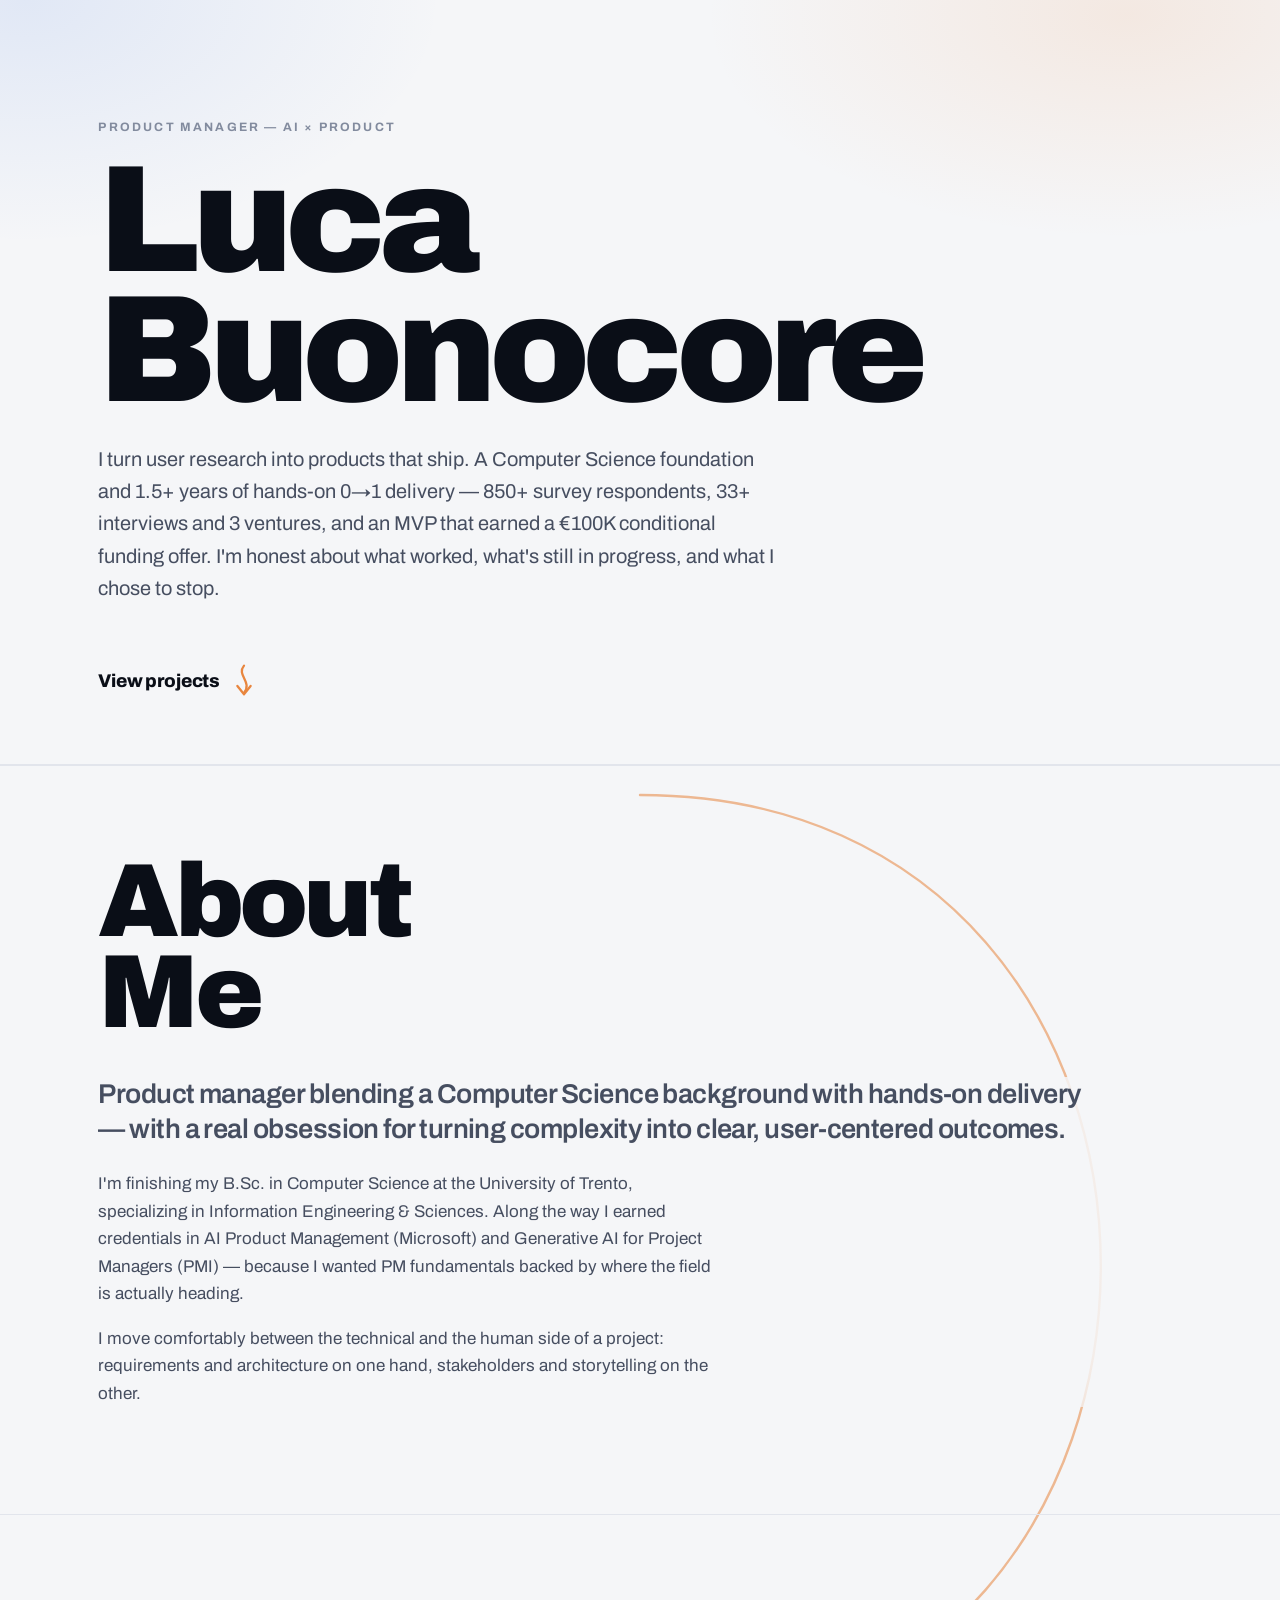
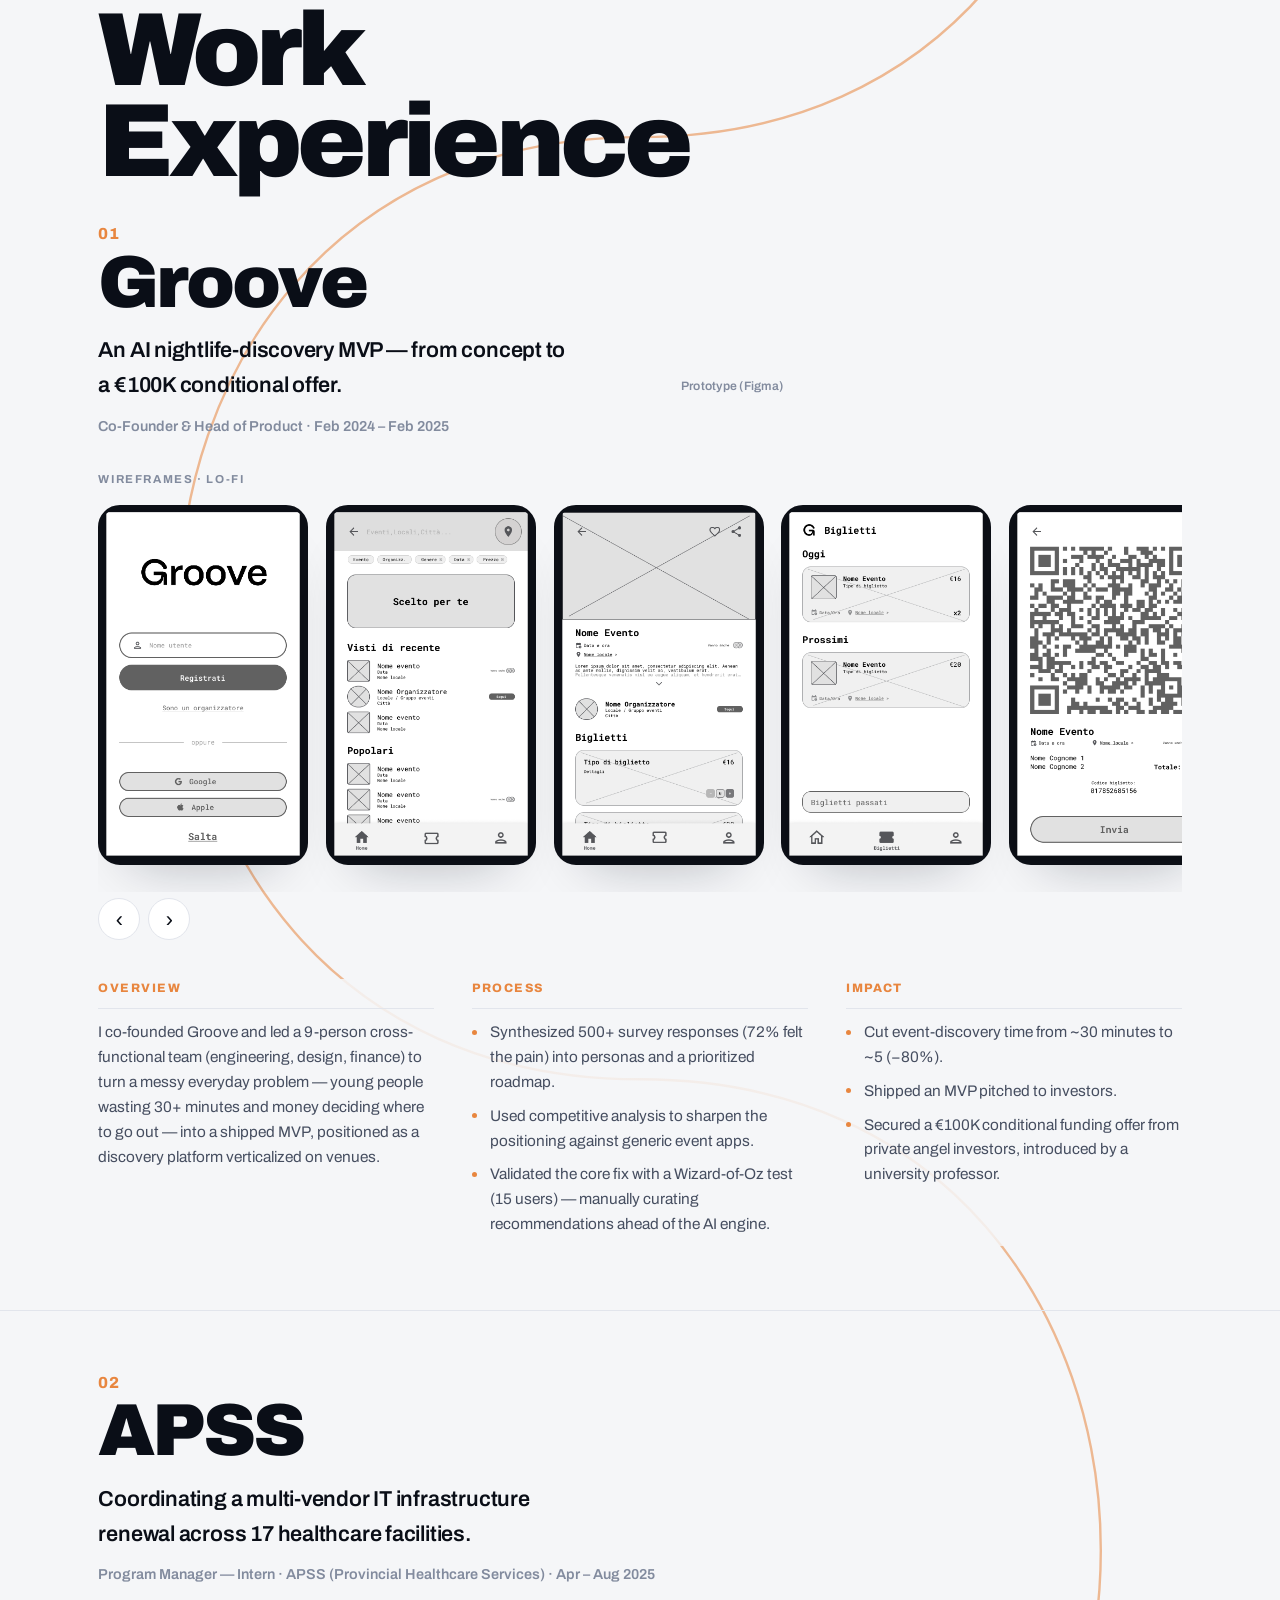
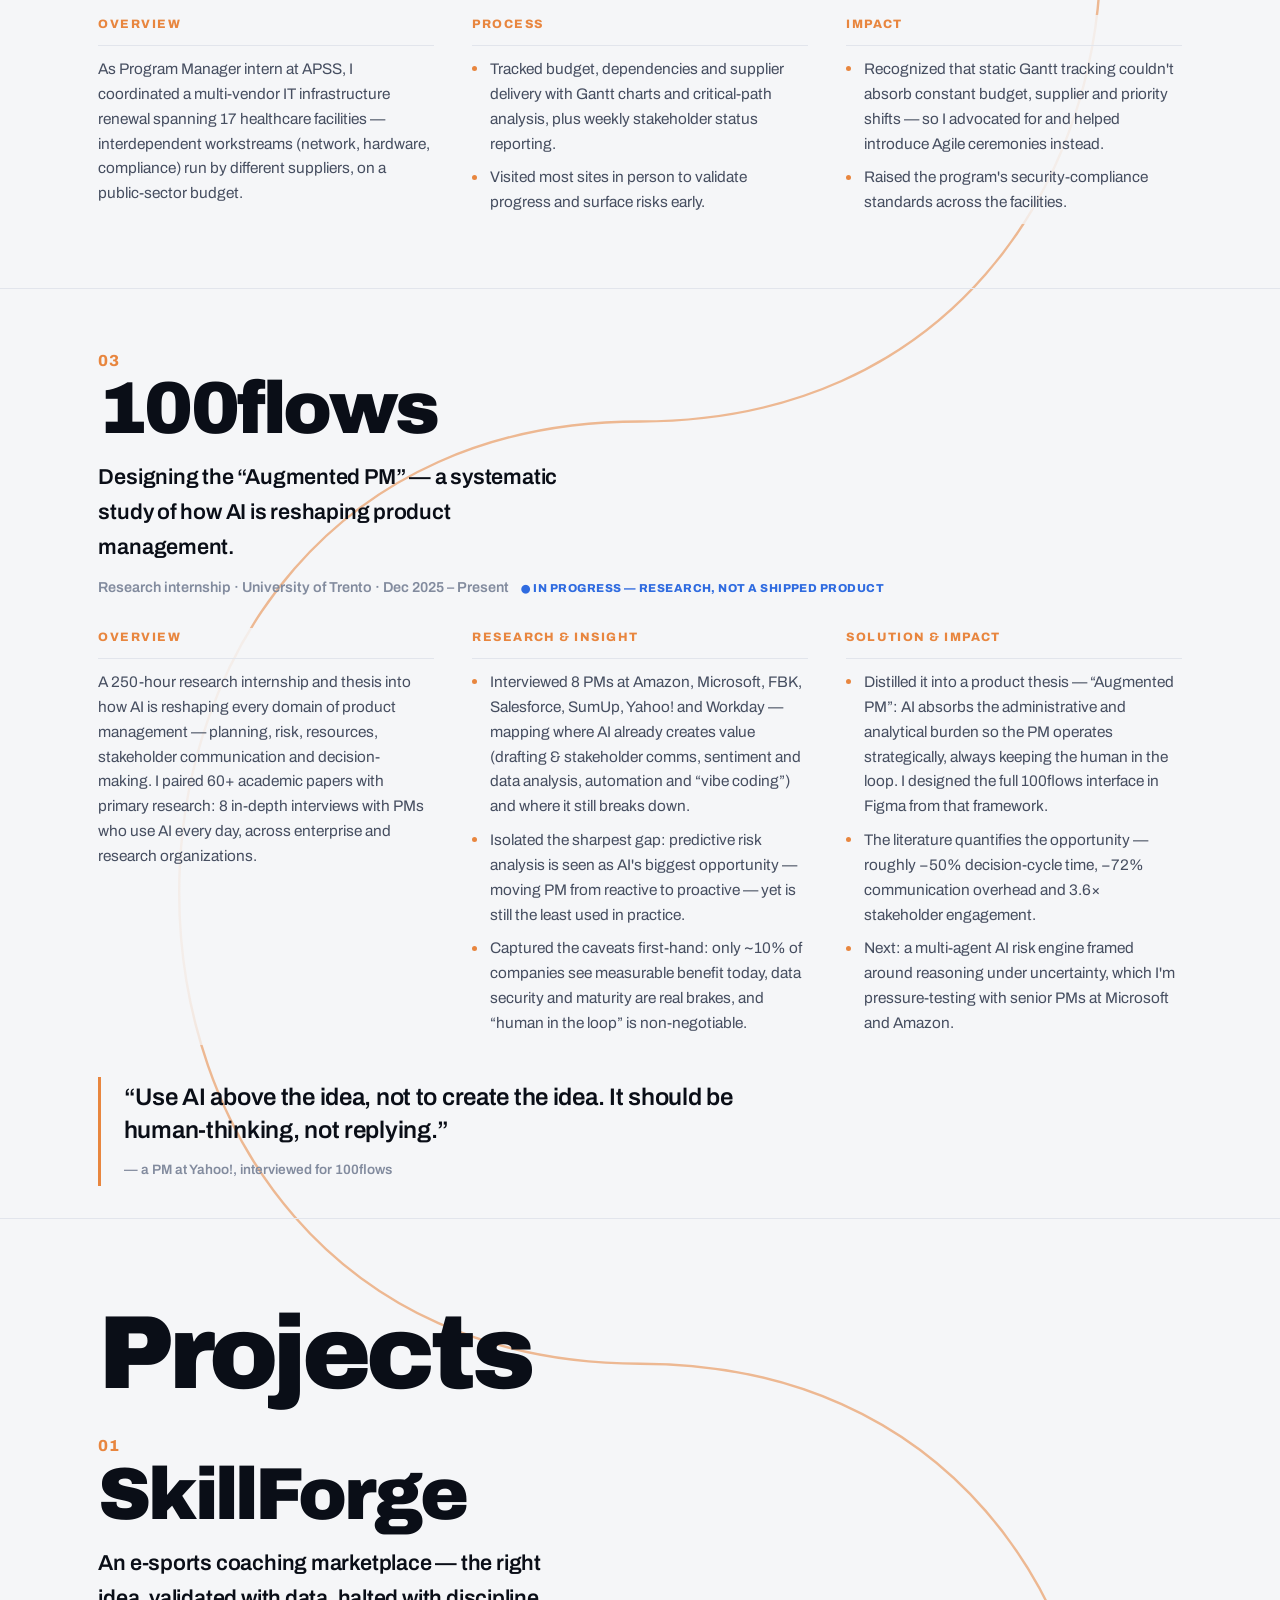
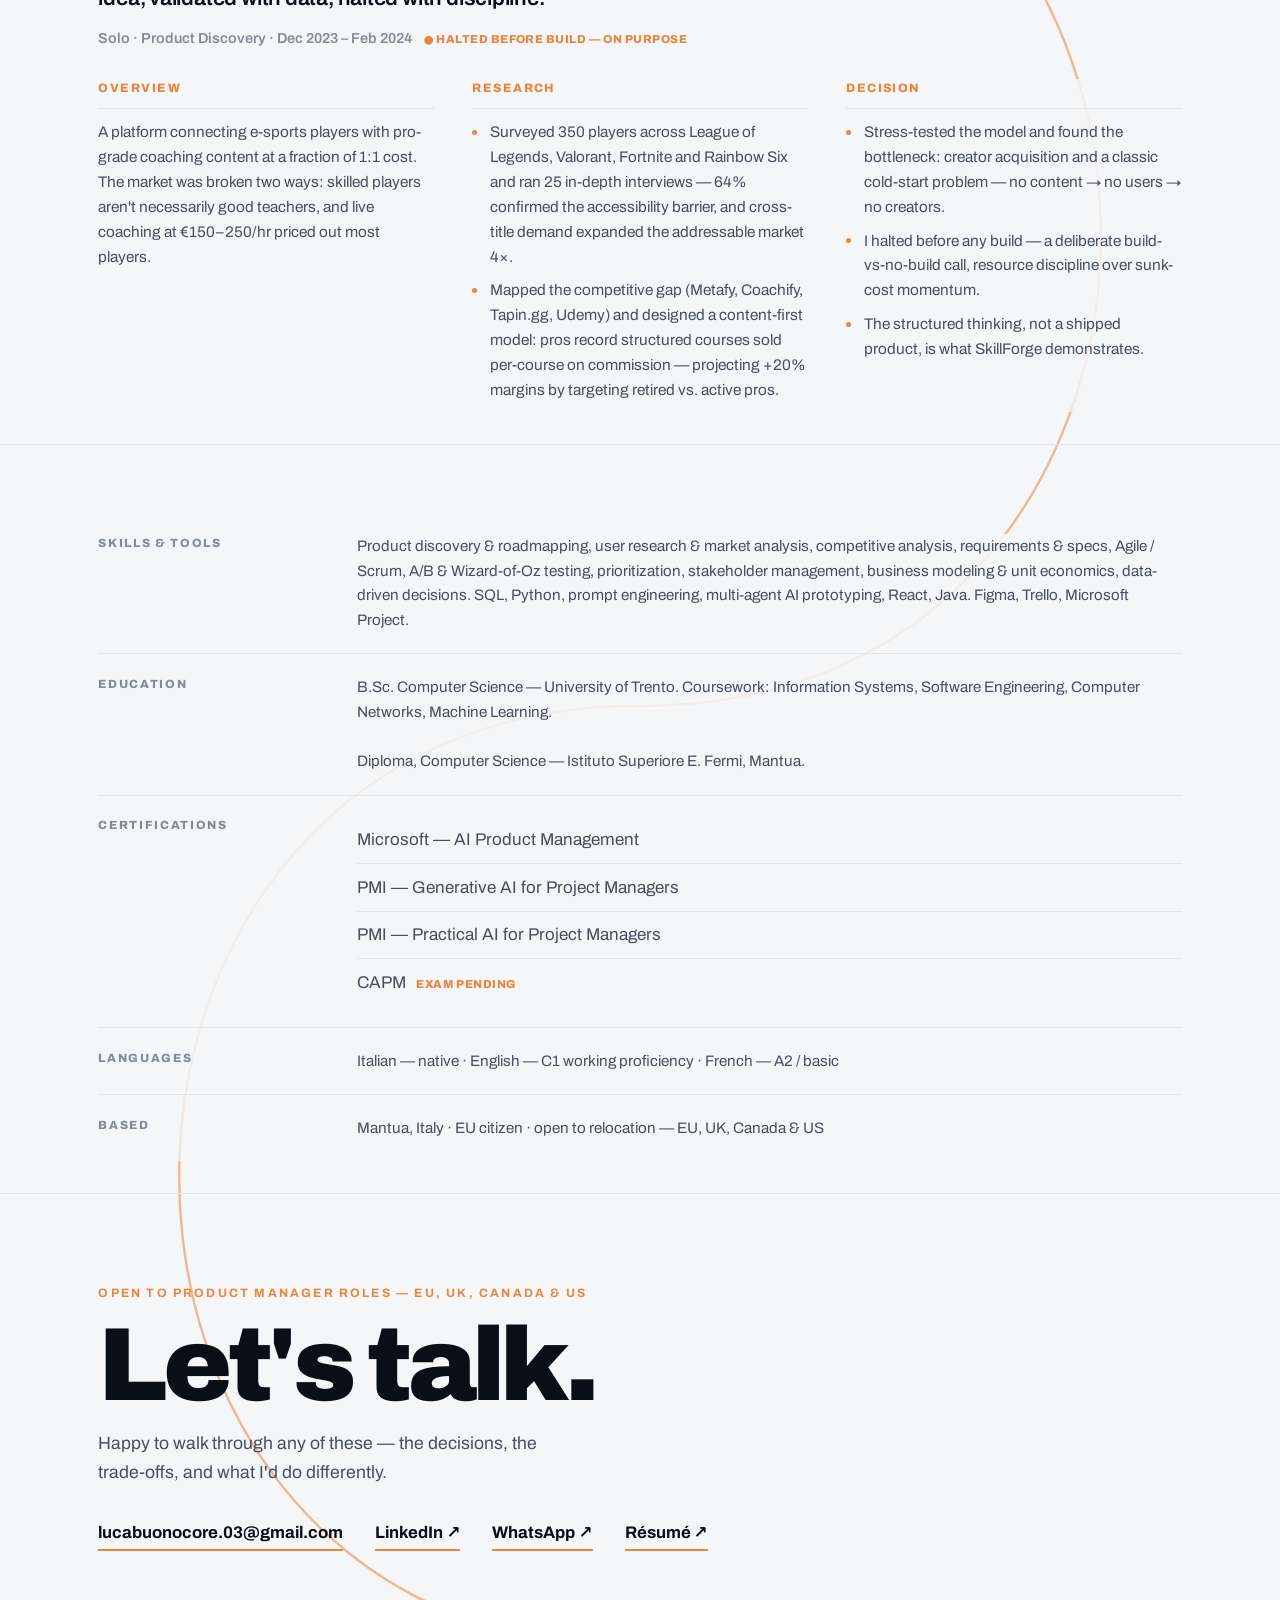
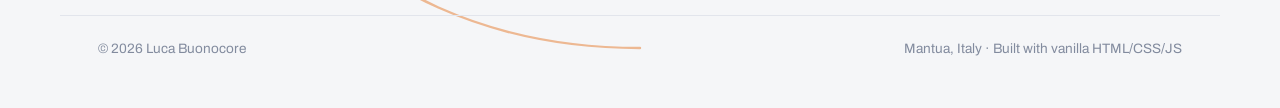
<file: index.html>
<!DOCTYPE html>
<html lang="en">
<head>
<meta charset="UTF-8" />
<meta name="viewport" content="width=device-width, initial-scale=1.0"/>
<title>Luca Buonocore — Product Manager · AI × Product</title>
<link rel="preconnect" href="https://fonts.googleapis.com">
<link rel="preconnect" href="https://fonts.gstatic.com" crossorigin>
<link href="https://fonts.googleapis.com/css2?family=Archivo:wght@400;500;600;700;800;900&display=swap" rel="stylesheet"/>
<link rel="stylesheet" type="text/css" href="style.css?v=12">
</head>
<body>

<svg class="flowline" viewBox="0 0 100 100" preserveAspectRatio="none" fill="none" aria-hidden="true">
  <defs><linearGradient id="flowgrad" x1="0" y1="0" x2="0" y2="1">
    <stop offset="0" stop-color="#e8863f"/><stop offset="0.5" stop-color="#8a5fce"/><stop offset="1" stop-color="#2f6be0"/>
  </linearGradient></defs>
  <path d="M82,-2 C82,8 18,12 18,22 C18,32 82,36 82,46 C82,56 18,60 18,70 C18,80 82,84 82,96"
        stroke="#e8863f" stroke-width="2.4" stroke-linecap="round" vector-effect="non-scaling-stroke"/>
</svg>

<!-- HERO -->
<header class="hero" id="top">
  <div class="wrap hero-inner">
    <span class="eyebrow">Product Manager — AI × Product</span>
    <h1 class="hero-title">Luca<br>Buonocore</h1>
    <p class="hero-sub">I turn user research into products that ship. A Computer&nbsp;Science foundation and 1.5+ years of hands-on 0→1 delivery — 850+ survey respondents, 33+ interviews and 3 ventures, and an MVP that earned a €100K conditional funding offer. I'm honest about what worked, what's still in progress, and what I chose to stop.</p>
    <a class="view-cta" href="#experience">
      <span>View projects</span>
      <svg class="view-arrow" viewBox="0 0 34 42" fill="none" aria-hidden="true">
        <path d="M17 3 C 8 14, 27 21, 17 34" stroke="currentColor" stroke-width="2.6" stroke-linecap="round"/>
        <path d="M9.5 26 L17 35.5 L24.5 26" stroke="currentColor" stroke-width="2.6" stroke-linecap="round" stroke-linejoin="round"/>
      </svg>
    </a>
  </div>
</header>

<!-- ABOUT -->
<section class="sec" id="about">
  <div class="wrap">
    <h2 class="mega reveal">About<br>Me</h2>
    <div class="about-copy reveal">
      <p class="lead">Product manager blending a Computer Science background with hands-on delivery — with a real obsession for turning complexity into clear, user-centered outcomes.</p>
      <p>I'm finishing my B.Sc. in Computer Science at the University of Trento, specializing in Information Engineering &amp; Sciences. Along the way I earned credentials in AI Product Management (Microsoft) and Generative AI for Project Managers (PMI) — because I wanted PM fundamentals backed by where the field is actually heading.</p>
      <p>I move comfortably between the technical and the human side of a project: requirements and architecture on one hand, stakeholders and storytelling on the other.</p>
    </div>
  </div>
</section>

<!-- WORK EXPERIENCE -->
<section class="sec" id="experience">
  <div class="wrap">
    <h2 class="mega reveal">Work<br>Experience</h2>
  </div>

  <!-- 01 GROOVE -->
  <article class="case reveal">
    <div class="wrap">
      <div class="groove-top">
        <header class="case-head">
          <div class="case-index"><span class="case-no">01</span><span class="case-name">Groove</span></div>
          <p class="case-tag">An AI nightlife-discovery MVP — from concept to a €100K conditional offer.</p>
          <p class="case-meta">Co-Founder &amp; Head of Product · Feb 2024 – Feb 2025</p>
        </header>
        <figure class="case-video">
          <video src="img/groove/Animation.mp4" autoplay muted loop playsinline preload="metadata" aria-label="Groove prototype walkthrough"></video>
          <figcaption>Prototype (Figma)</figcaption>
        </figure>
      </div>

      <div class="gallery" id="grooveGallery">
        <p class="gallery-label">Wireframes · Lo-Fi</p>
        <div class="gallery-viewport">
          <div class="gallery-track">
            <figure class="phone slide"><img loading="lazy" src="img/groove/Sign-up.png" alt="Groove — login / sign up"/></figure>
            <figure class="phone slide"><img loading="lazy" src="img/groove/Homepage%20-%20Search.png" alt="Groove — home"/></figure>
            <figure class="phone slide"><img loading="lazy" src="img/groove/Evento_LoFi.png" alt="Groove — event page"/></figure>
            <figure class="phone slide"><img loading="lazy" src="img/groove/Biglietti.png" alt="Groove — tickets"/></figure>
            <figure class="phone slide"><img loading="lazy" src="img/groove/Vista%20Biglietto.png" alt="Groove — ticket with QR code"/></figure>
            <figure class="phone slide"><img loading="lazy" src="img/groove/Scan.png" alt="Groove — QR scan at entry"/></figure>
            <figure class="phone slide"><img loading="lazy" src="img/groove/Mappa.png" alt="Groove — map"/></figure>
            <figure class="phone slide"><img loading="lazy" src="img/groove/Locale.png" alt="Groove — venue"/></figure>
            <figure class="phone slide"><img loading="lazy" src="img/groove/Gruppo%20Eventi.png" alt="Groove — event group"/></figure>
            <figure class="phone slide"><img loading="lazy" src="img/groove/Profilo.png" alt="Groove — profile"/></figure>
          </div>
        </div>
        <div class="gallery-nav">
          <button type="button" class="gnav gprev" aria-label="Previous screens">‹</button>
          <button type="button" class="gnav gnext" aria-label="Next screens">›</button>
        </div>
      </div>

      <div class="case-cols">
        <div class="case-block">
          <h4>Overview</h4>
          <p>I co-founded Groove and led a 9-person cross-functional team (engineering, design, finance) to turn a messy everyday problem — young people wasting 30+ minutes and money deciding where to go out — into a shipped MVP, positioned as a discovery platform verticalized on venues.</p>
        </div>
        <div class="case-block">
          <h4>Process</h4>
          <ul>
            <li>Synthesized 500+ survey responses (72% felt the pain) into personas and a prioritized roadmap.</li>
            <li>Used competitive analysis to sharpen the positioning against generic event apps.</li>
            <li>Validated the core fix with a Wizard-of-Oz test (15 users) — manually curating recommendations ahead of the AI engine.</li>
          </ul>
        </div>
        <div class="case-block">
          <h4>Impact</h4>
          <ul>
            <li>Cut event-discovery time from ~30 minutes to ~5 (−80%).</li>
            <li>Shipped an MVP pitched to investors.</li>
            <li>Secured a €100K conditional funding offer from private angel investors, introduced by a university professor.</li>
          </ul>
        </div>
      </div>
    </div>
  </article>

  <!-- 02 APSS -->
  <article class="case case-text reveal">
    <div class="wrap">
      <header class="case-head">
        <div class="case-index"><span class="case-no">02</span><span class="case-name">APSS</span></div>
        <p class="case-tag">Coordinating a multi-vendor IT infrastructure renewal across 17 healthcare facilities.</p>
        <p class="case-meta">Program Manager — Intern · APSS (Provincial Healthcare Services) · Apr – Aug 2025</p>
      </header>
      <div class="case-cols">
        <div class="case-block">
          <h4>Overview</h4>
          <p>As Program Manager intern at APSS, I coordinated a multi-vendor IT infrastructure renewal spanning 17 healthcare facilities — interdependent workstreams (network, hardware, compliance) run by different suppliers, on a public-sector budget.</p>
        </div>
        <div class="case-block">
          <h4>Process</h4>
          <ul>
            <li>Tracked budget, dependencies and supplier delivery with Gantt charts and critical-path analysis, plus weekly stakeholder status reporting.</li>
            <li>Visited most sites in person to validate progress and surface risks early.</li>
          </ul>
        </div>
        <div class="case-block">
          <h4>Impact</h4>
          <ul>
            <li>Recognized that static Gantt tracking couldn't absorb constant budget, supplier and priority shifts — so I advocated for and helped introduce Agile ceremonies instead.</li>
            <li>Raised the program's security-compliance standards across the facilities.</li>
          </ul>
        </div>
      </div>
    </div>
  </article>

  <!-- 03 100flows -->
  <article class="case case-text reveal">
    <div class="wrap">
      <header class="case-head">
        <div class="case-index"><span class="case-no">03</span><span class="case-name">100flows</span></div>
        <p class="case-tag">Designing the “Augmented PM” — a systematic study of how AI is reshaping product management.</p>
        <p class="case-meta">Research internship · University of Trento · Dec 2025 – Present <span class="flag flag-info">● In progress — research, not a shipped product</span></p>
      </header>
      <div class="case-cols">
        <div class="case-block">
          <h4>Overview</h4>
          <p>A 250-hour research internship and thesis into how AI is reshaping every domain of product management — planning, risk, resources, stakeholder communication and decision-making. I paired 60+ academic papers with primary research: 8 in-depth interviews with PMs who use AI every day, across enterprise and research organizations.</p>
        </div>
        <div class="case-block">
          <h4>Research &amp; insight</h4>
          <ul>
            <li>Interviewed 8 PMs at Amazon, Microsoft, FBK, Salesforce, SumUp, Yahoo! and Workday — mapping where AI already creates value (drafting &amp; stakeholder comms, sentiment and data analysis, automation and “vibe coding”) and where it still breaks down.</li>
            <li>Isolated the sharpest gap: predictive risk analysis is seen as AI's biggest opportunity — moving PM from reactive to proactive — yet is still the least used in practice.</li>
            <li>Captured the caveats first-hand: only ~10% of companies see measurable benefit today, data security and maturity are real brakes, and “human in the loop” is non-negotiable.</li>
          </ul>
        </div>
        <div class="case-block">
          <h4>Solution &amp; impact</h4>
          <ul>
            <li>Distilled it into a product thesis — “Augmented PM”: AI absorbs the administrative and analytical burden so the PM operates strategically, always keeping the human in the loop. I designed the full 100flows interface in Figma from that framework.</li>
            <li>The literature quantifies the opportunity — roughly −50% decision-cycle time, −72% communication overhead and 3.6× stakeholder engagement.</li>
            <li>Next: a multi-agent AI risk engine framed around reasoning under uncertainty, which I'm pressure-testing with senior PMs at Microsoft and Amazon.</li>
          </ul>
        </div>
      </div>
      <blockquote class="case-quote">
        <p>“Use AI above the idea, not to create the idea. It should be human-thinking, not replying.”</p>
        <cite>— a PM at Yahoo!, interviewed for 100flows</cite>
      </blockquote>
    </div>
  </article>
</section>

<!-- PROJECTS -->
<section class="sec" id="projects">
  <div class="wrap">
    <h2 class="mega reveal">Projects</h2>
  </div>

  <!-- 01 SKILLFORGE -->
  <article class="case case-text reveal">
    <div class="wrap">
      <header class="case-head">
        <div class="case-index"><span class="case-no">01</span><span class="case-name">SkillForge</span></div>
        <p class="case-tag">An e-sports coaching marketplace — the right idea, validated with data, halted with discipline.</p>
        <p class="case-meta">Solo · Product Discovery · Dec 2023 – Feb 2024 <span class="flag flag-warm">● Halted before build — on purpose</span></p>
      </header>
      <div class="case-cols">
        <div class="case-block">
          <h4>Overview</h4>
          <p>A platform connecting e-sports players with pro-grade coaching content at a fraction of 1:1 cost. The market was broken two ways: skilled players aren't necessarily good teachers, and live coaching at €150–250/hr priced out most players.</p>
        </div>
        <div class="case-block">
          <h4>Research</h4>
          <ul>
            <li>Surveyed 350 players across League of Legends, Valorant, Fortnite and Rainbow Six and ran 25 in-depth interviews — 64% confirmed the accessibility barrier, and cross-title demand expanded the addressable market 4×.</li>
            <li>Mapped the competitive gap (Metafy, Coachify, Tapin.gg, Udemy) and designed a content-first model: pros record structured courses sold per-course on commission — projecting +20% margins by targeting retired vs. active pros.</li>
          </ul>
        </div>
        <div class="case-block">
          <h4>Decision</h4>
          <ul>
            <li>Stress-tested the model and found the bottleneck: creator acquisition and a classic cold-start problem — no content → no users → no creators.</li>
            <li>I halted before any build — a deliberate build-vs-no-build call, resource discipline over sunk-cost momentum.</li>
            <li>The structured thinking, not a shipped product, is what SkillForge demonstrates.</li>
          </ul>
        </div>
      </div>
    </div>
  </article>
</section>

<!-- DETAILS (skills · education · credentials) -->
<section class="sec sec-details" id="details">
  <div class="wrap">
    <div class="details-grid reveal">
      <div class="detail">
        <h3 class="block-title">Skills &amp; tools</h3>
        <p class="block-body">Product discovery &amp; roadmapping, user research &amp; market analysis, competitive analysis, requirements &amp; specs, Agile / Scrum, A/B &amp; Wizard-of-Oz testing, prioritization, stakeholder management, business modeling &amp; unit economics, data-driven decisions. SQL, Python, prompt engineering, multi-agent AI prototyping, React, Java. Figma, Trello, Microsoft Project.</p>
      </div>
      <div class="detail">
        <h3 class="block-title">Education</h3>
        <p class="block-body">B.Sc. Computer Science — University of Trento. Coursework: Information Systems, Software Engineering, Computer Networks, Machine Learning.<br><br>Diploma, Computer Science — Istituto Superiore E. Fermi, Mantua.</p>
      </div>
      <div class="detail">
        <h3 class="block-title">Certifications</h3>
        <ul class="cred-list">
          <li>Microsoft — AI Product Management</li>
          <li>PMI — Generative AI for Project Managers</li>
          <li>PMI — Practical AI for Project Managers</li>
          <li>CAPM <span class="flag flag-warm">exam pending</span></li>
        </ul>
      </div>
      <div class="detail">
        <h3 class="block-title">Languages</h3>
        <p class="block-body">Italian — native · English — C1 working proficiency · French — A2 / basic</p>
      </div>
      <div class="detail">
        <h3 class="block-title">Based</h3>
        <p class="block-body">Mantua, Italy · EU citizen · open to relocation — EU, UK, Canada &amp; US</p>
      </div>
    </div>
  </div>
</section>

<!-- CONTACT -->
<section class="sec sec-contact" id="contact">
  <div class="wrap">
    <span class="eyebrow eyebrow-peach reveal">Open to Product Manager roles — EU, UK, Canada &amp; US</span>
    <h2 class="mega reveal">Let's talk.</h2>
    <p class="contact-sub reveal">Happy to walk through any of these — the decisions, the trade-offs, and what I'd do differently.</p>
    <div class="contact-links reveal">
      <a href="mailto:lucabuonocore.03@gmail.com">lucabuonocore.03@gmail.com</a>
      <a href="https://www.linkedin.com/in/lucabuonocore" target="_blank" rel="noopener">LinkedIn ↗</a>
      <a href="https://wa.me/393459603238" target="_blank" rel="noopener">WhatsApp ↗</a>
      <a href="Luca_Buonocore_Resume.pdf" target="_blank" rel="noopener">Résumé ↗</a>
    </div>
  </div>
  <div class="wrap foot-inner">
    <span>© 2026 Luca Buonocore</span>
    <span>Mantua, Italy · Built with vanilla HTML/CSS/JS</span>
  </div>
</section>

<script src="script.js?v=8"></script>
</body>
</html>
</file>
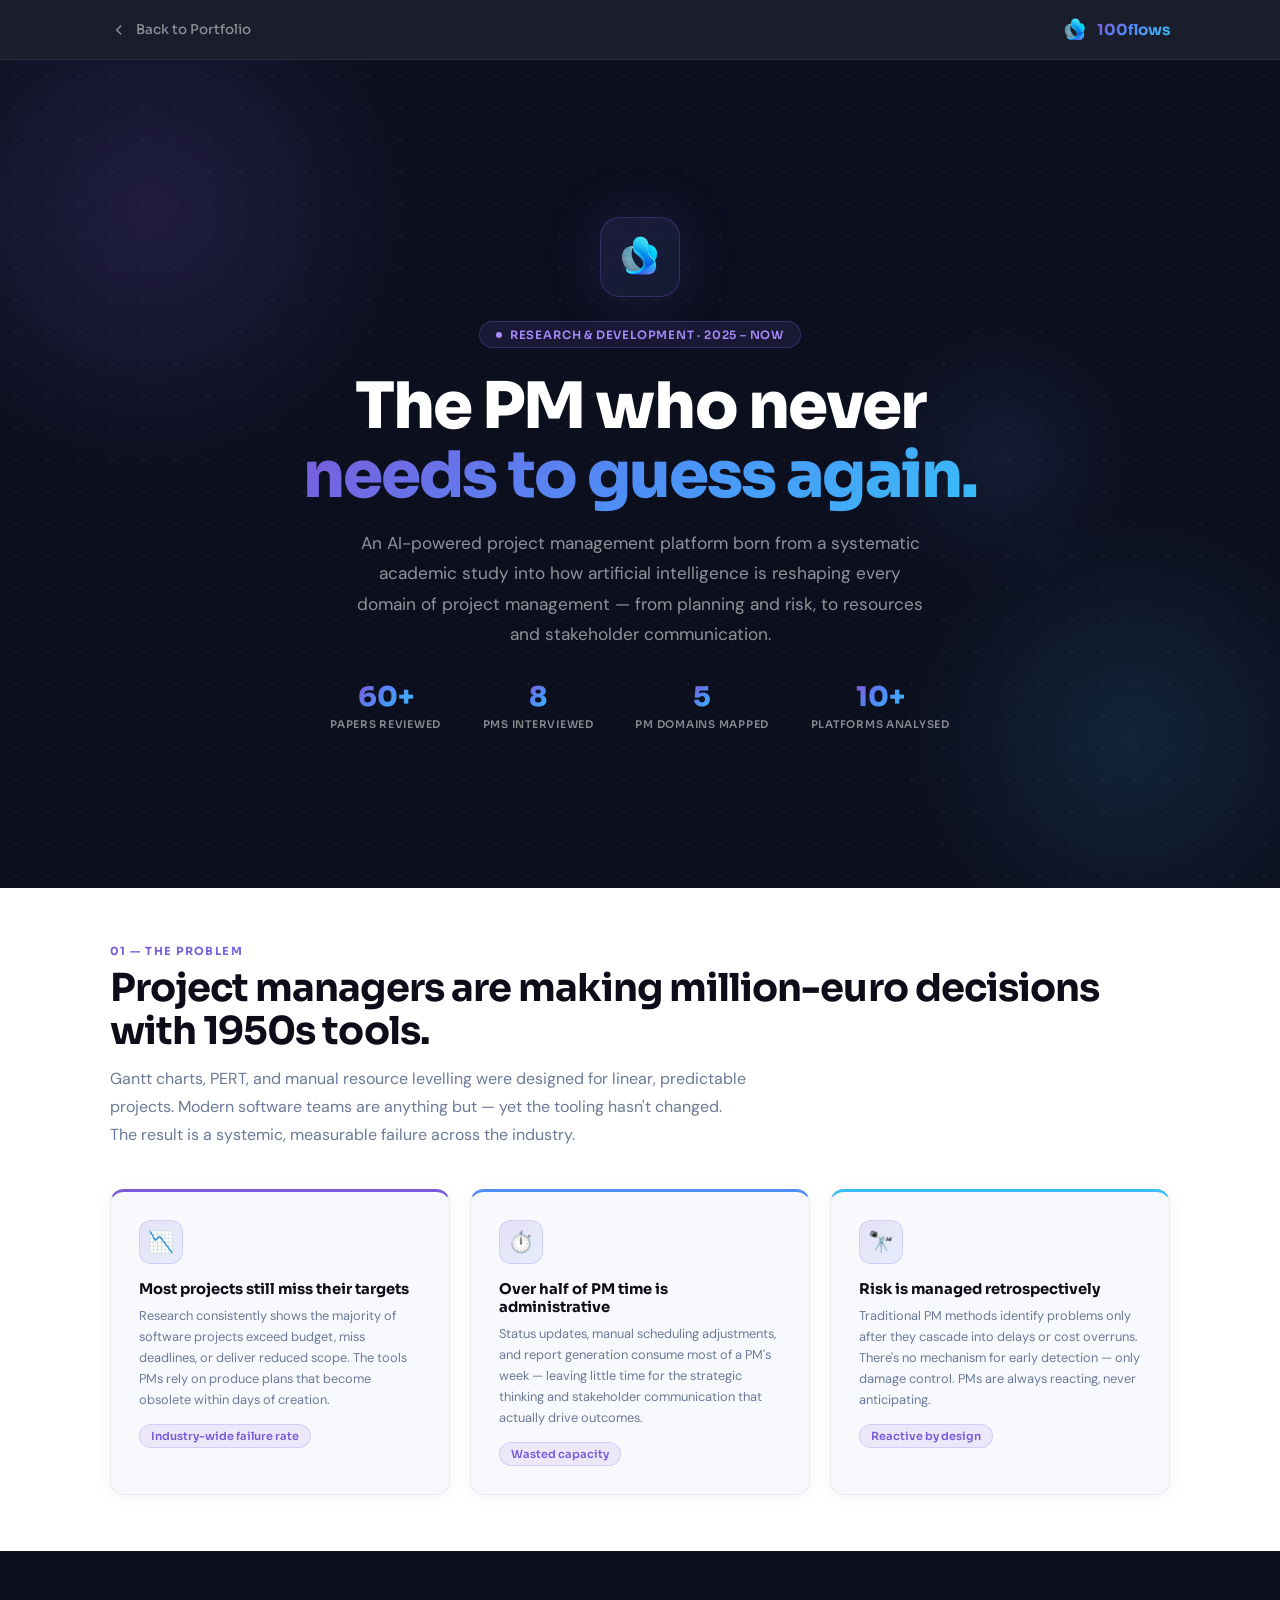
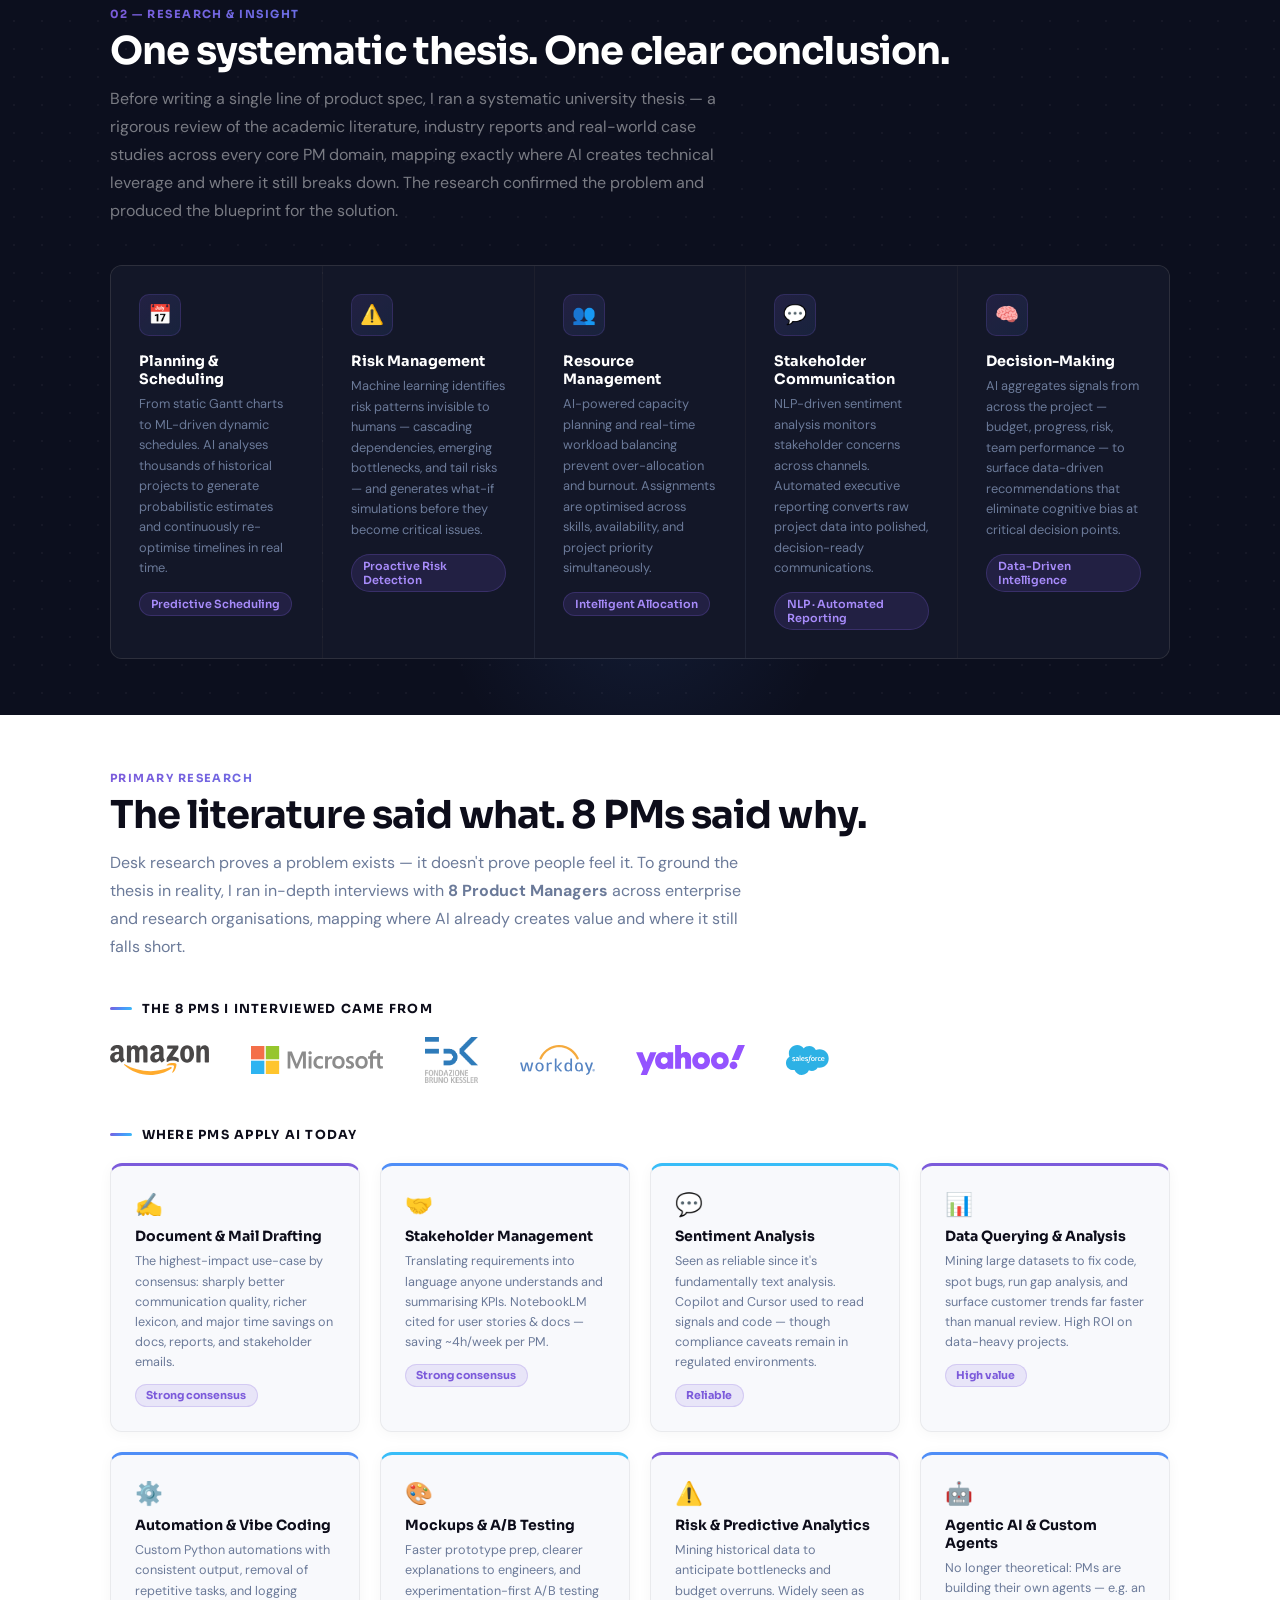
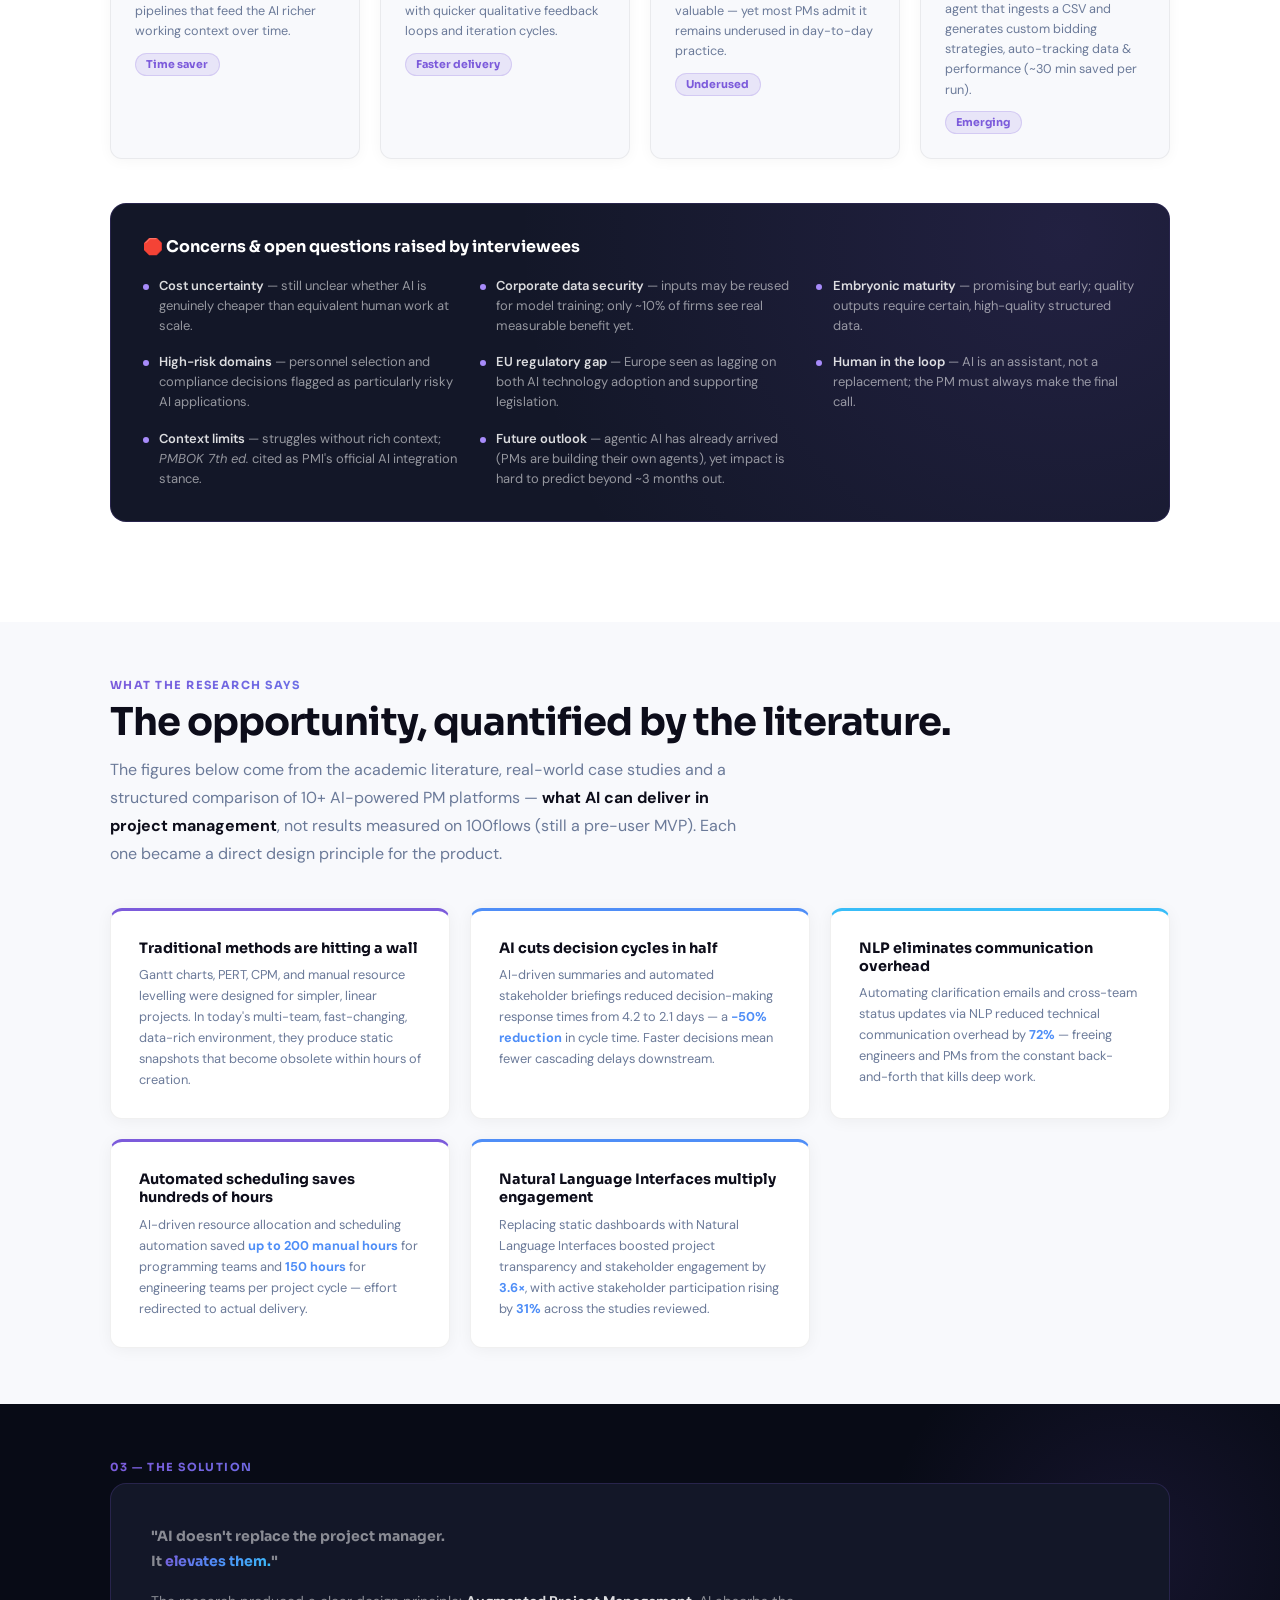
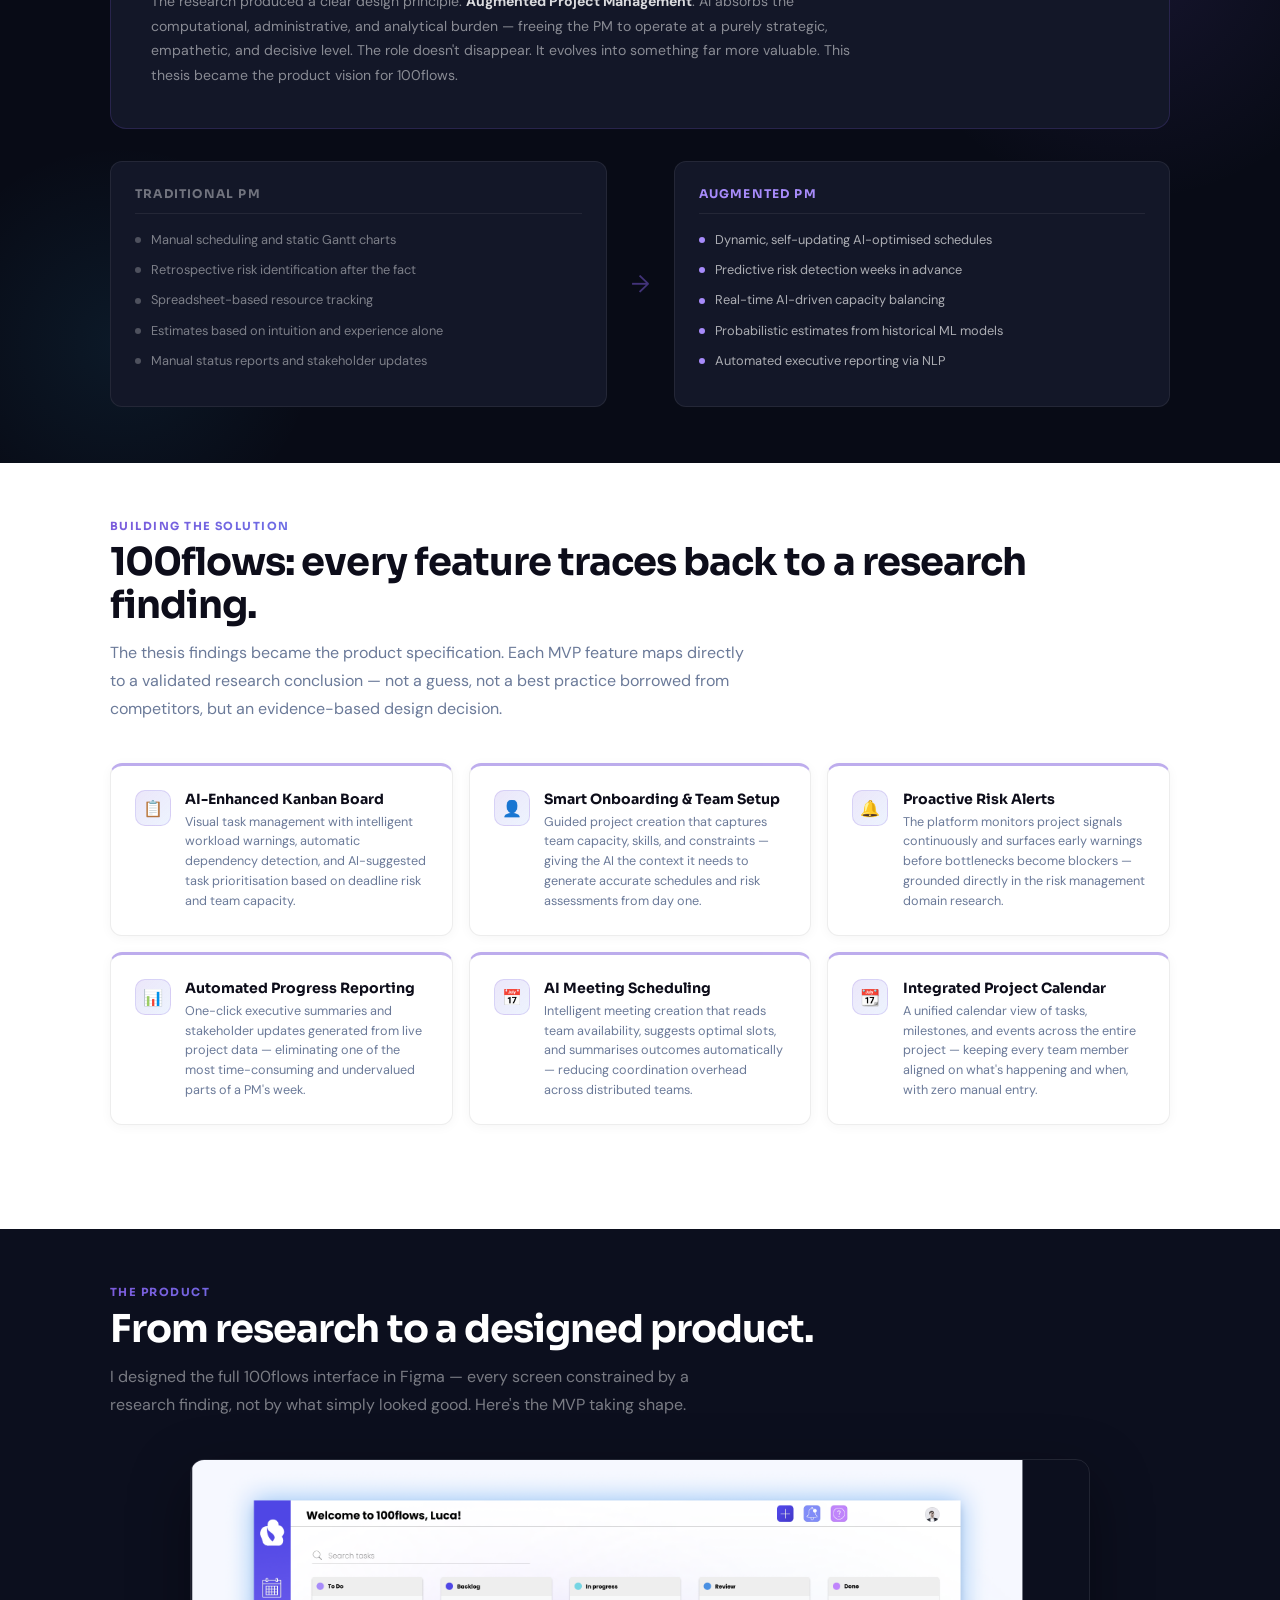
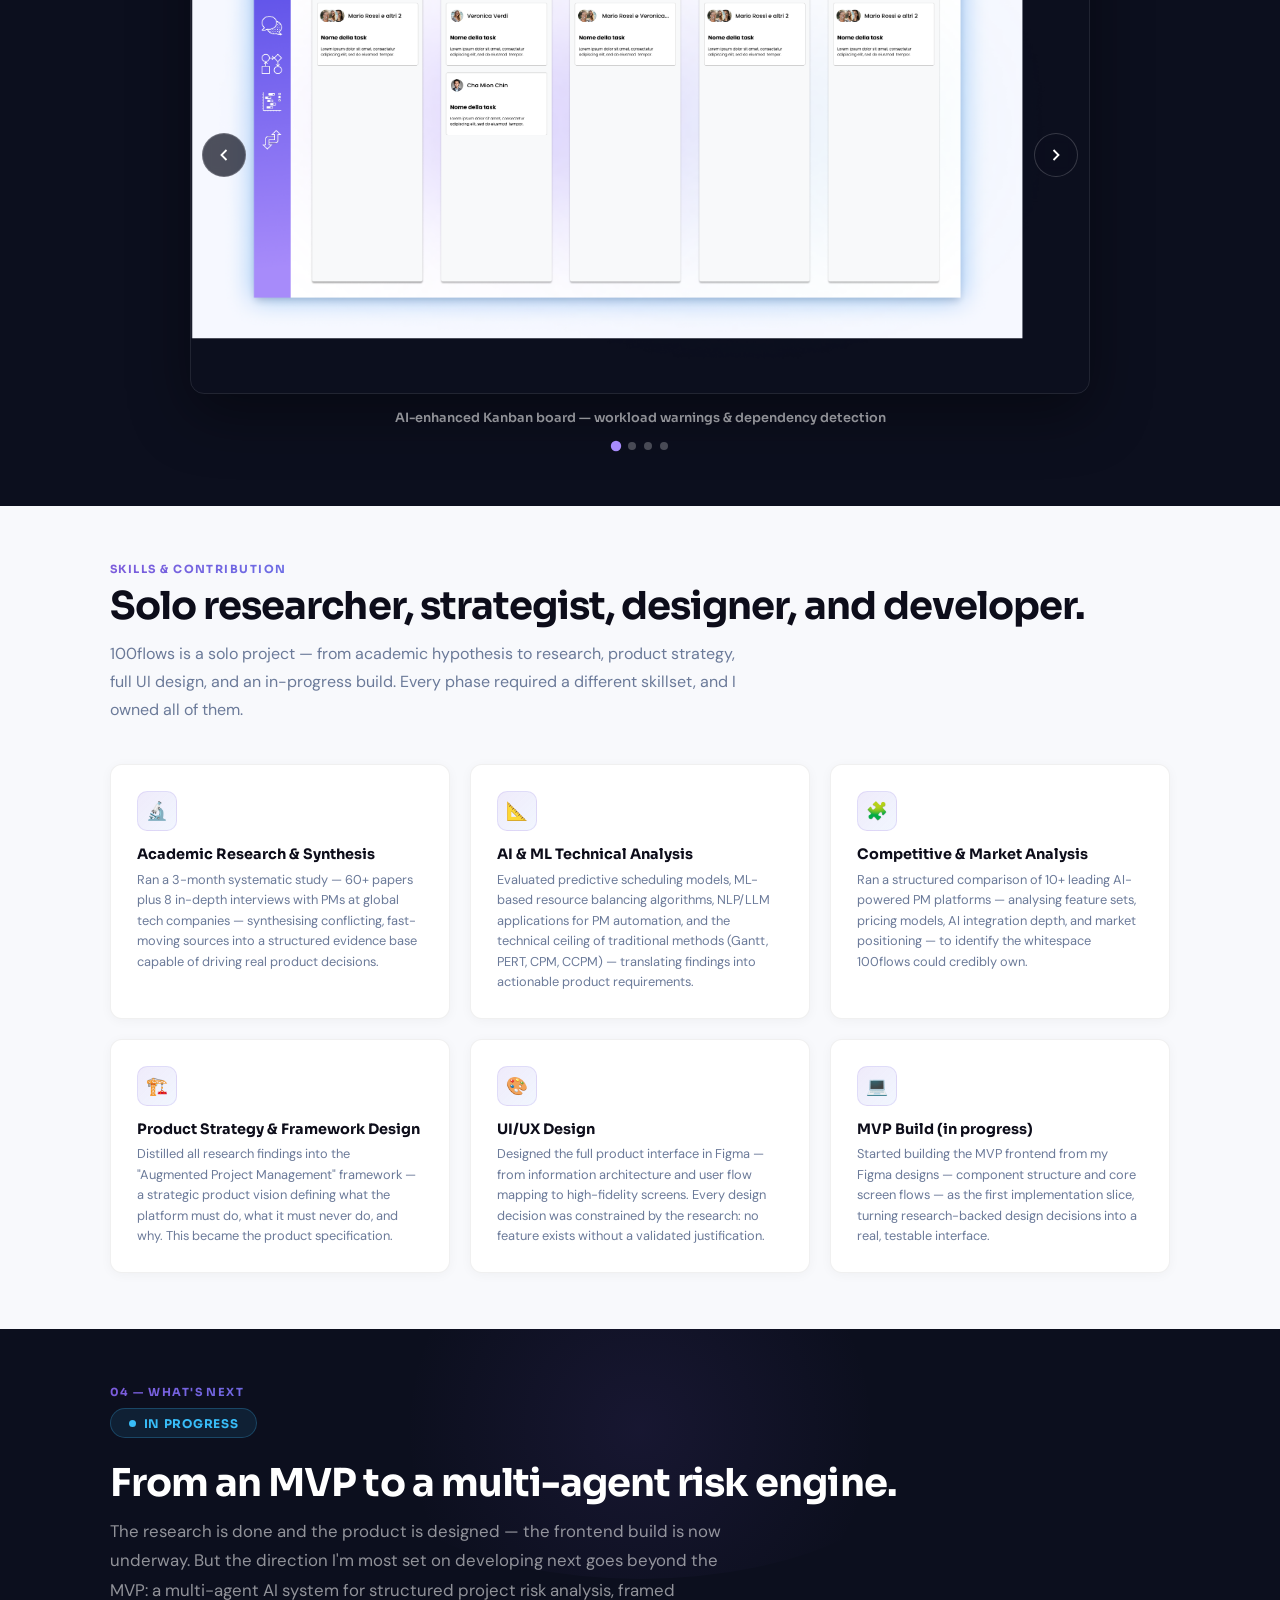
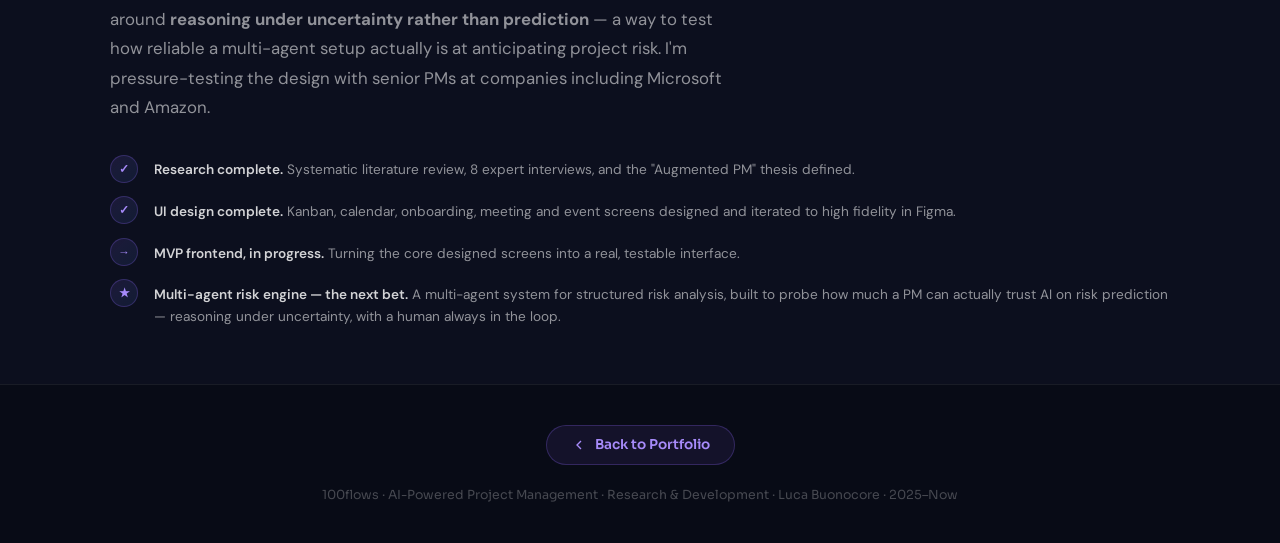
<file: 100flows.html>
<!DOCTYPE html>
<html lang="en">
<head>
<meta charset="UTF-8"/>
<meta name="viewport" content="width=device-width, initial-scale=1.0"/>
<title>100flows – Case Study | Luca Buonocore</title>
<link href="https://fonts.googleapis.com/css2?family=Sora:wght@300;400;600;700;800&family=DM+Sans:ital,wght@0,300;0,400;0,500;1,300&display=swap" rel="stylesheet"/>
<style>
*, *::before, *::after { box-sizing: border-box; margin: 0; padding: 0; }
:root {
--text: #0d0d1a;
--muted: #6b7a99;
--card-bg: #f8f9fc;
--fl-dark: #0c0f1e;
--fl-darker: #080b16;
--fl-card-dark: #131728;
--fl-border: rgba(255,255,255,.07);
--fl-purple: #7c5bdb;
--fl-blue: #4f8ef7;
--fl-teal: #38bdf8;
--fl-grad: linear-gradient(135deg, #7c5bdb 0%, #4f8ef7 50%, #38bdf8 100%);
--fl-grad-soft: linear-gradient(135deg, rgba(124,91,219,.15) 0%, rgba(79,142,247,.1) 100%);
--fl-muted: rgba(255,255,255,.45);
}
html { scroll-behavior: smooth; }
body { font-family: 'DM Sans', sans-serif; color: var(--text); background: #fff; overflow-x: hidden; }

/* ── NAV ── */
nav {
position: sticky; top: 0; z-index: 100;
background: rgba(12,15,30,.94); backdrop-filter: blur(16px);
border-bottom: 1px solid var(--fl-border);
height: 60px; display: flex; align-items: center;
padding: 0 clamp(1rem, 5vw, 3rem);
}
.nav-inner {
max-width: 1060px; width: 100%; margin: auto;
display: flex; align-items: center; justify-content: space-between;
}
.nav-back {
display: flex; align-items: center; gap: .5rem;
color: rgba(255,255,255,.5); text-decoration: none;
font-family: 'Sora', sans-serif; font-size: .84rem; font-weight: 500;
transition: color .2s;
}
.nav-back:hover { color: var(--fl-teal); }
.nav-back svg { width: 18px; height: 18px; stroke: currentColor; fill: none; stroke-width: 2; }
.nav-brand { display: flex; align-items: center; gap: .55rem; }
.nav-logo-img { width: 26px; height: 26px; }
.nav-brand-name {
font-family: 'Sora', sans-serif; font-size: .95rem; font-weight: 700;
background: var(--fl-grad);
-webkit-background-clip: text; -webkit-text-fill-color: transparent; background-clip: text;
}

/* ── HERO ── */
.hero {
position: relative; min-height: 92vh;
display: flex; align-items: center; justify-content: center;
text-align: center; padding: 4rem 1.5rem;
overflow: hidden; background: var(--fl-dark);
}
.hero-glow { position: absolute; border-radius: 50%; pointer-events: none; }
.hg1 { width: 600px; height: 600px; background: radial-gradient(circle, rgba(124,91,219,.18) 0%, transparent 65%); top: -150px; left: -150px; }
.hg2 { width: 500px; height: 500px; background: radial-gradient(circle, rgba(56,189,248,.12) 0%, transparent 65%); bottom: -100px; right: -100px; }
.hg3 { width: 300px; height: 300px; background: radial-gradient(circle, rgba(79,142,247,.1) 0%, transparent 65%); top: 30%; right: 10%; }
.hero-dots {
position: absolute; inset: 0; pointer-events: none;
background-image: radial-gradient(circle, rgba(255,255,255,.07) 1px, transparent 1px);
background-size: 32px 32px;
}
.hero-content { position: relative; z-index: 2; max-width: 760px; }
.hero-logo-wrap {
width: 80px; height: 80px; border-radius: 20px; margin: 0 auto 1.5rem;
background: var(--fl-grad-soft); border: 1px solid rgba(124,91,219,.3);
display: flex; align-items: center; justify-content: center;
box-shadow: 0 0 60px rgba(124,91,219,.2);
}
.hero-logo-wrap img { width: 46px; height: 46px; }
.hero-badge {
display: inline-flex; align-items: center; gap: .5rem; margin-bottom: 1.5rem;
padding: .35rem 1rem; border-radius: 99px;
background: rgba(124,91,219,.12); border: 1px solid rgba(124,91,219,.3);
font-family: 'Sora', sans-serif; font-size: .72rem; font-weight: 600;
color: #a78bfa; letter-spacing: .07em; text-transform: uppercase;
}
.hero-badge-dot { width: 6px; height: 6px; border-radius: 50%; background: #a78bfa; display: inline-block; animation: pulse 2s ease-in-out infinite; }
@keyframes pulse { 0%,100% { opacity:1; } 50% { opacity:.4; } }
.hero h1 {
font-family: 'Sora', sans-serif;
font-size: clamp(2.2rem, 5.5vw, 4rem);
font-weight: 800; color: #fff;
line-height: 1.08; letter-spacing: -.03em; margin-bottom: 1.1rem;
}
.hero h1 span {
background: var(--fl-grad);
-webkit-background-clip: text; -webkit-text-fill-color: transparent; background-clip: text;
}
.hero-sub {
font-size: clamp(.9rem, 2.2vw, 1.08rem);
color: rgba(255,255,255,.55); line-height: 1.75;
max-width: 580px; margin: 0 auto 2.2rem;
}
.hero-facts { display:flex; flex-wrap:wrap; justify-content:center; gap:1.4rem 2.6rem; }
.hero-facts .hf { display:flex; flex-direction:column; align-items:center; }
.hero-facts .hf-n { font-family:'Sora',sans-serif; font-size:1.7rem; font-weight:800; line-height:1; background:var(--fl-grad); -webkit-background-clip:text; -webkit-text-fill-color:transparent; background-clip:text; }
.hero-facts .hf-l { font-family:'Sora',sans-serif; font-size:.66rem; font-weight:600; text-transform:uppercase; letter-spacing:.07em; color:rgba(255,255,255,.5); margin-top:.4rem; }
/* ── SHARED ── */
section { padding: clamp(2rem, 4.5vw, 3.5rem) clamp(1rem, 5vw, 3rem); }
.section-inner { max-width: 1060px; margin: auto; }
.section-label {
font-family: 'Sora', sans-serif; font-size: .7rem; font-weight: 700;
text-transform: uppercase; letter-spacing: .13em;
background: var(--fl-grad);
-webkit-background-clip: text; -webkit-text-fill-color: transparent; background-clip: text;
display: block; margin-bottom: .55rem;
}
.section-title {
font-family: 'Sora', sans-serif;
font-size: clamp(1.6rem, 4vw, 2.4rem);
font-weight: 700; margin-bottom: .75rem;
line-height: 1.12; letter-spacing: -.025em;
}
.section-desc { font-size: clamp(.88rem, 2vw, 1rem); line-height: 1.75; max-width: 640px; margin-bottom: 2.5rem; }
.on-light .section-title { color: var(--text); }
.on-light .section-desc { color: var(--muted); }
.on-dark .section-title { color: #fff; }
.on-dark .section-desc { color: var(--fl-muted); }

/* ── THE PROBLEM (light) ── */
#problem { background: #fff; }
.problem-grid {
display: grid; grid-template-columns: repeat(auto-fit, minmax(280px, 1fr));
gap: 1.25rem;
}
.problem-card {
background: var(--card-bg); border: 1px solid rgba(0,0,0,.06);
border-radius: 14px; padding: 1.75rem;
box-shadow: 0 2px 16px rgba(0,0,0,.05);
transition: transform .25s, box-shadow .25s;
}
.problem-card:hover { transform: translateY(-4px); box-shadow: 0 12px 36px rgba(124,91,219,.1); }
.problem-card:nth-child(1) { border-top: 3px solid #7c5bdb; }
.problem-card:nth-child(2) { border-top: 3px solid #4f8ef7; }
.problem-card:nth-child(3) { border-top: 3px solid #38bdf8; }
.problem-icon {
width: 44px; height: 44px; border-radius: 12px; margin-bottom: 1rem;
background: var(--fl-grad-soft); border: 1px solid rgba(124,91,219,.18);
display: flex; align-items: center; justify-content: center; font-size: 1.3rem;
}
.problem-card h3 { font-family: 'Sora', sans-serif; font-size: .92rem; font-weight: 700; color: var(--text); margin-bottom: .45rem; }
.problem-card p { font-size: .8rem; color: var(--muted); line-height: 1.65; }
.problem-tag {
display: inline-block; margin-top: .85rem;
padding: .25rem .7rem; border-radius: 99px;
background: rgba(124,91,219,.1); border: 1px solid rgba(124,91,219,.2);
font-family: 'Sora', sans-serif; font-size: .7rem; font-weight: 600; color: #7c5bdb;
}

/* ── RESEARCH (dark) ── */
#research { background: var(--fl-dark); position: relative; overflow: hidden; }
#research::before {
content: ''; position: absolute; inset: 0;
background-image: radial-gradient(circle, rgba(255,255,255,.04) 1px, transparent 1px);
background-size: 28px 28px; pointer-events: none;
}
.research-glow { position: absolute; width: 400px; height: 400px; border-radius: 50%; background: radial-gradient(circle, rgba(79,142,247,.1) 0%, transparent 70%); bottom: -80px; left: 50%; transform: translateX(-50%); pointer-events: none; }
.domains-grid {
display: grid; grid-template-columns: repeat(auto-fit, minmax(180px, 1fr));
gap: 1px; background: var(--fl-border);
border: 1px solid var(--fl-border); border-radius: 12px; overflow: hidden;
position: relative; z-index: 1;
}
.domain-card { background: var(--fl-card-dark); padding: 1.75rem; transition: background .2s; }
.domain-card:hover { background: #2d1f5a; }
.domain-card:hover h3 { color: #fff; }
.domain-card:hover p { color: rgba(255,255,255,.55); }
.domain-icon {
width: 42px; height: 42px; border-radius: 10px; margin-bottom: 1rem;
background: var(--fl-grad-soft); border: 1px solid rgba(124,91,219,.2);
display: flex; align-items: center; justify-content: center; font-size: 1.2rem;
}
.domain-card h3 { font-family: 'Sora', sans-serif; font-size: .9rem; font-weight: 700; color: #fff; margin-bottom: .4rem; }
.domain-card p { font-size: .8rem; color: var(--muted); line-height: 1.6; }
.domain-tag {
display: inline-block; margin-top: .85rem;
padding: .25rem .7rem; border-radius: 99px;
background: rgba(124,91,219,.15); border: 1px solid rgba(124,91,219,.25);
font-family: 'Sora', sans-serif; font-size: .7rem; font-weight: 600; color: #a78bfa;
}

/* ── EXPERT INTERVIEWS (light) ── */
#interviews { background: #fff; }

/* Company logos */
.iv-logos { display: flex; flex-wrap: wrap; align-items: center; gap: 1.5rem 2.6rem; margin-bottom: 2.75rem; }
.iv-logo { display: flex; align-items: center; justify-content: center; }
.iv-logo img { display: block; height: 30px; width: auto; max-width: 132px; object-fit: contain; opacity: .82; transition: opacity .2s; }
.iv-logo:hover img { opacity: 1; }
.iv-logo img.lg-stacked { height: 46px; }

/* Use cases */
.iv-sublabel {
font-family: 'Sora',sans-serif; font-size: .78rem; font-weight: 700;
text-transform: uppercase; letter-spacing: .1em; color: var(--text);
display: flex; align-items: center; gap: .6rem; margin: 0 0 1.25rem;
}
.iv-sublabel::before { content: ''; width: 22px; height: 3px; border-radius: 2px; background: var(--fl-grad); }
.iv-usecases { display: grid; grid-template-columns: repeat(auto-fit, minmax(235px,1fr)); gap: 1.25rem; margin-bottom: 2.75rem; }
.iv-uc {
background: var(--card-bg); border: 1px solid rgba(0,0,0,.06);
border-top: 3px solid #7c5bdb; border-radius: 12px; padding: 1.5rem;
box-shadow: 0 2px 14px rgba(0,0,0,.04); transition: transform .25s, box-shadow .25s;
}
.iv-uc:nth-child(2) { border-top-color: #4f8ef7; }
.iv-uc:nth-child(3) { border-top-color: #38bdf8; }
.iv-uc:nth-child(4) { border-top-color: #7c5bdb; }
.iv-uc:nth-child(5) { border-top-color: #4f8ef7; }
.iv-uc:nth-child(6) { border-top-color: #38bdf8; }
.iv-uc:nth-child(7) { border-top-color: #7c5bdb; }
.iv-uc:nth-child(8) { border-top-color: #4f8ef7; }
.iv-uc:hover { transform: translateY(-4px); box-shadow: 0 12px 36px rgba(124,91,219,.1); }
.iv-uc .ic { font-size: 1.4rem; margin-bottom: .5rem; }
.iv-uc h3 { font-family: 'Sora',sans-serif; font-size: .88rem; font-weight: 700; margin-bottom: .4rem; }
.iv-uc p { font-size: .79rem; color: var(--muted); line-height: 1.6; }
.iv-uc .tag {
display: inline-block; margin-top: .7rem; padding: .22rem .65rem; border-radius: 99px;
background: rgba(124,91,219,.12); border: 1px solid rgba(124,91,219,.2);
font-family: 'Sora',sans-serif; font-size: .68rem; font-weight: 700; color: #7c5bdb;
}

/* Concerns */
.iv-concerns {
background: var(--fl-card-dark); border: 1px solid rgba(124,91,219,.2);
border-radius: 16px; padding: 2rem; margin-bottom: 2.75rem; position: relative; overflow: hidden;
}
.iv-concerns::before { content: ''; position: absolute; inset: 0; background: radial-gradient(circle at 90% 10%, rgba(124,91,219,.14) 0%, transparent 55%); pointer-events: none; }
.iv-concerns h3 { font-family: 'Sora',sans-serif; font-size: 1rem; font-weight: 700; color: #fff; margin-bottom: 1.2rem; position: relative; z-index: 1; }
.iv-concerns-grid { display: grid; grid-template-columns: repeat(auto-fit, minmax(240px,1fr)); gap: 1rem; position: relative; z-index: 1; }
.iv-concern { display: flex; gap: .65rem; align-items: flex-start; }
.iv-concern .d { width: 6px; height: 6px; border-radius: 50%; background: #a78bfa; margin-top: .5rem; flex-shrink: 0; }
.iv-concern p { font-size: .81rem; color: rgba(255,255,255,.55); line-height: 1.55; }
.iv-concern p b { color: rgba(255,255,255,.85); font-weight: 600; }

/* ── KEY FINDINGS ── */
#findings { background: var(--card-bg); }
.findings-grid { display: grid; grid-template-columns: repeat(auto-fit, minmax(280px, 1fr)); gap: 1.25rem; }
.finding-card {
background: #fff; border-radius: 12px;
border: 1px solid rgba(0,0,0,.06); padding: 1.75rem;
box-shadow: 0 2px 16px rgba(0,0,0,.05);
transition: transform .25s, box-shadow .25s;
}
.finding-card:nth-child(1) { border-top: 3px solid #7c5bdb; }
.finding-card:nth-child(2) { border-top: 3px solid #4f8ef7; }
.finding-card:nth-child(3) { border-top: 3px solid #38bdf8; }
.finding-card:nth-child(4) { border-top: 3px solid #7c5bdb; }
.finding-card:nth-child(5) { border-top: 3px solid #4f8ef7; }
.finding-card:hover { transform: translateY(-4px); box-shadow: 0 12px 36px rgba(124,91,219,.1); }
.finding-card h3 { font-family: 'Sora', sans-serif; font-size: .9rem; font-weight: 700; margin-bottom: .45rem; }
.finding-card p { font-size: .8rem; color: var(--muted); line-height: 1.65; }

/* ── THE PARADIGM (dark) ── */
#paradigm { background: var(--fl-darker); position: relative; overflow: hidden; }
.paradigm-glow1 { position: absolute; width: 500px; height: 500px; border-radius: 50%; background: radial-gradient(circle, rgba(124,91,219,.12) 0%, transparent 70%); top: -100px; right: -100px; pointer-events: none; }
.paradigm-glow2 { position: absolute; width: 400px; height: 400px; border-radius: 50%; background: radial-gradient(circle, rgba(56,189,248,.08) 0%, transparent 70%); bottom: -80px; left: -80px; pointer-events: none; }
.paradigm-box {
background: var(--fl-card-dark); border: 1px solid rgba(124,91,219,.2);
border-radius: 16px; padding: 2.5rem; margin-bottom: 2rem;
position: relative; z-index: 1;
}
.paradigm-quote {
font-family: 'Sora', sans-serif; font-size: clamp(1.3rem, 3vw, 1.8rem);
font-weight: 700; color: #fff; line-height: 1.3;
margin-bottom: 1rem;
}
.paradigm-quote span {
background: var(--fl-grad);
-webkit-background-clip: text; -webkit-text-fill-color: transparent; background-clip: text;
}
.paradigm-box p { font-size: .88rem; color: rgba(255,255,255,.5); line-height: 1.75; max-width: 700px; }
.shift-grid { display: grid; grid-template-columns: 1fr auto 1fr; gap: 1.5rem; align-items: center; position: relative; z-index: 1; }
.shift-col { background: var(--fl-card-dark); border: 1px solid var(--fl-border); border-radius: 12px; padding: 1.5rem; }
.shift-col h4 { font-family: 'Sora', sans-serif; font-size: .75rem; font-weight: 700; text-transform: uppercase; letter-spacing: .1em; margin-bottom: 1rem; padding-bottom: .75rem; border-bottom: 1px solid var(--fl-border); }
.shift-col.before h4 { color: rgba(255,255,255,.4); }
.shift-col.after h4 { color: #a78bfa; }
.shift-item { display: flex; gap: .65rem; margin-bottom: .7rem; align-items: flex-start; }
.shift-dot { width: 6px; height: 6px; border-radius: 50%; margin-top: .45rem; flex-shrink: 0; }
.before .shift-dot { background: rgba(255,255,255,.25); }
.after .shift-dot { background: #a78bfa; }
.shift-item p { font-size: .8rem; color: rgba(255,255,255,.45); line-height: 1.5; }
.after .shift-item p { color: rgba(255,255,255,.65); }
.shift-arrow { font-size: 1.5rem; color: rgba(124,91,219,.5); display: flex; align-items: center; justify-content: center; }

/* ── MVP (light) ── */
#mvp { background: #fff; }
.mvp-feature-list { display: grid; grid-template-columns: repeat(auto-fit, minmax(280px, 1fr)); gap: 1rem; margin-bottom: 3rem; }
.mvp-feature {
display: flex; gap: .9rem; align-items: flex-start;
background: #fff; border: 1px solid rgba(0,0,0,.07);
border-top: 3px solid rgba(124,91,219,.5);
border-radius: 12px; padding: 1.5rem;
box-shadow: 0 2px 12px rgba(0,0,0,.04);
transition: transform .2s, box-shadow .2s;
}
.mvp-feature:hover { transform: translateY(-3px); box-shadow: 0 10px 32px rgba(124,91,219,.12); }
.mvp-feature-dot {
width: 36px; height: 36px; border-radius: 10px; flex-shrink: 0;
background: linear-gradient(135deg, rgba(124,91,219,.15), rgba(79,142,247,.1));
border: 1px solid rgba(124,91,219,.2);
display: flex; align-items: center; justify-content: center; font-size: 1rem;
}
.mvp-feature h4 { font-family: 'Sora', sans-serif; font-size: .88rem; font-weight: 700; margin-bottom: .2rem; }
.mvp-feature p { font-size: .79rem; color: var(--muted); line-height: 1.58; }

/* ── PRODUCT UI SLIDER (dark) ── */
#screens { background: var(--fl-dark); position: relative; overflow: hidden; }
.ui-slider { position: relative; max-width: 900px; margin: 0 auto; z-index: 1; }
.ui-viewport { overflow: hidden; border-radius: 14px; border: 1px solid rgba(255,255,255,.09); box-shadow: 0 20px 60px rgba(0,0,0,.4); }
.ui-track { display: flex; transition: transform .45s cubic-bezier(.4,0,.2,1); }
.ui-slide { min-width: 100%; }
.ui-slide img { width: 100%; display: block; }
.ui-arrow {
position: absolute; top: 50%; transform: translateY(-50%);
width: 44px; height: 44px; border-radius: 50%;
background: rgba(12,15,30,.72); border: 1px solid rgba(255,255,255,.18);
-webkit-backdrop-filter: blur(6px); backdrop-filter: blur(6px);
cursor: pointer; display: flex; align-items: center; justify-content: center;
z-index: 3; transition: background .2s, transform .2s;
}
.ui-arrow:hover { background: rgba(124,91,219,.65); }
.ui-arrow svg { width: 20px; height: 20px; stroke: #fff; fill: none; stroke-width: 2.2; }
.ui-prev { left: 12px; }
.ui-next { right: 12px; }
.ui-caption { text-align: center; margin-top: 1rem; font-family: 'Sora', sans-serif; font-size: .8rem; font-weight: 600; color: rgba(255,255,255,.55); min-height: 1.2em; }
.ui-dots { display: flex; justify-content: center; gap: 8px; margin-top: 1rem; }
.ui-dot { width: 8px; height: 8px; border-radius: 50%; background: rgba(255,255,255,.25); border: none; padding: 0; cursor: pointer; transition: background .2s, transform .2s; }
.ui-dot.active { background: #a78bfa; transform: scale(1.3); }

/* ── MY ROLE ── */
#my-role { background: var(--card-bg); }
.role-grid { display: grid; grid-template-columns: repeat(auto-fit, minmax(280px, 1fr)); gap: 1.25rem; }
.role-card {
background: #fff; border-radius: 12px; border: 1px solid rgba(0,0,0,.06);
padding: 1.6rem; box-shadow: 0 2px 12px rgba(0,0,0,.04);
transition: transform .2s, box-shadow .2s;
}
.role-card:hover { transform: translateY(-3px); box-shadow: 0 8px 28px rgba(124,91,219,.1); }
.role-icon {
width: 40px; height: 40px; border-radius: 10px;
background: linear-gradient(135deg, rgba(124,91,219,.12), rgba(79,142,247,.08));
border: 1px solid rgba(124,91,219,.15);
display: flex; align-items: center; justify-content: center; font-size: 1.1rem; margin-bottom: .9rem;
}
.role-card h4 { font-family: 'Sora', sans-serif; font-size: .9rem; font-weight: 700; margin-bottom: .4rem; }
.role-card p { font-size: .8rem; color: var(--muted); line-height: 1.6; }

/* ── STATUS (dark) ── */
#status { background: var(--fl-dark); position: relative; overflow: hidden; }
.status-glow { position: absolute; width: 600px; height: 300px; border-radius: 50%; background: radial-gradient(circle, rgba(124,91,219,.1) 0%, transparent 70%); top: -50px; left: 50%; transform: translateX(-50%); pointer-events: none; }
.status-content { position: relative; z-index: 1; }
.status-badge {
display: inline-flex; align-items: center; gap: .5rem; margin-bottom: 1.5rem;
padding: .4rem 1.1rem; border-radius: 99px;
background: rgba(56,189,248,.1); border: 1px solid rgba(56,189,248,.25);
font-family: 'Sora', sans-serif; font-size: .75rem; font-weight: 700;
color: #38bdf8; letter-spacing: .06em; text-transform: uppercase;
}
.status-badge-dot { width: 7px; height: 7px; border-radius: 50%; background: #38bdf8; display: inline-block; animation: pulse 2s ease-in-out infinite; }
.status-desc { font-size: clamp(.9rem, 2vw, 1.05rem); color: rgba(255,255,255,.55); line-height: 1.75; max-width: 620px; margin-bottom: 2rem; }
.roadmap-items { display: flex; flex-direction: column; gap: .85rem; }
.roadmap-item { display: flex; gap: 1rem; align-items: flex-start; }
.roadmap-num {
width: 28px; height: 28px; border-radius: 50%; flex-shrink: 0;
background: var(--fl-grad-soft); border: 1px solid rgba(124,91,219,.3);
display: flex; align-items: center; justify-content: center;
font-family: 'Sora', sans-serif; font-size: .72rem; font-weight: 700; color: #a78bfa;
}
.roadmap-item p { font-size: .85rem; color: rgba(255,255,255,.55); line-height: 1.6; padding-top: .3rem; }
.roadmap-item p strong { color: rgba(255,255,255,.82); font-weight: 600; }

/* ── FOOTER ── */
.flows-footer {
background: var(--fl-darker); padding: 2.5rem clamp(1rem, 5vw, 3rem);
text-align: center; border-top: 1px solid var(--fl-border);
}
.back-btn {
display: inline-flex; align-items: center; gap: .5rem; margin-bottom: 1.4rem;
padding: .65rem 1.5rem; border-radius: 99px;
background: rgba(124,91,219,.1); border: 1px solid rgba(124,91,219,.3);
color: #a78bfa; text-decoration: none;
font-family: 'Sora', sans-serif; font-size: .85rem; font-weight: 600;
transition: background .2s, border-color .2s;
}
.back-btn:hover { background: rgba(124,91,219,.2); border-color: rgba(124,91,219,.5); }
.back-btn svg { width: 16px; height: 16px; stroke: currentColor; fill: none; stroke-width: 2; }
.flows-footer p { font-size: .78rem; color: rgba(255,255,255,.25); font-family: 'Sora', sans-serif; }

/* ── RESPONSIVE ── */
@media (max-width: 720px) {
.shift-grid { grid-template-columns: 1fr; }
.shift-arrow { transform: rotate(90deg); }
}
</style>
</head>
<body>

<!-- NAV -->
<nav>
<div class="nav-inner">
<a href="index.html" class="nav-back">
<svg viewBox="0 0 24 24"><polyline points="15 18 9 12 15 6"/></svg>
Back to Portfolio
</a>
<div class="nav-brand">
<img src="img/100flows/logo.png" alt="100flows logo" class="nav-logo-img"/>
<span class="nav-brand-name">100flows</span>
</div>
</div>
</nav>

<!-- HERO -->
<section class="hero">
<div class="hero-glow hg1"></div>
<div class="hero-glow hg2"></div>
<div class="hero-glow hg3"></div>
<div class="hero-dots"></div>
<div class="hero-content">
<div class="hero-logo-wrap">
<img src="img/100flows/logo.png" alt="100flows"/>
</div>
<div class="hero-badge">
<span class="hero-badge-dot"></span>
Research &amp; Development · 2025 – Now
</div>
<h1>The PM who never<br><span>needs to guess again.</span></h1>
<p class="hero-sub">
An AI-powered project management platform born from a systematic academic study into how artificial intelligence is reshaping every domain of project management — from planning and risk, to resources and stakeholder communication.
</p>
<div class="hero-facts">
<div class="hf"><span class="hf-n">60+</span><span class="hf-l">Papers reviewed</span></div>
<div class="hf"><span class="hf-n">8</span><span class="hf-l">PMs interviewed</span></div>
<div class="hf"><span class="hf-n">5</span><span class="hf-l">PM domains mapped</span></div>
<div class="hf"><span class="hf-n">10+</span><span class="hf-l">Platforms analysed</span></div>
</div>
</div>
</section>

<!-- THE PROBLEM -->
<section id="problem" class="on-light">
<div class="section-inner">
<span class="section-label">01 — The Problem</span>
<h2 class="section-title">Project managers are making million-euro decisions with 1950s tools.</h2>
<p class="section-desc">
Gantt charts, PERT, and manual resource levelling were designed for linear, predictable projects. Modern software teams are anything but — yet the tooling hasn't changed. The result is a systemic, measurable failure across the industry.
</p>
<div class="problem-grid">
<div class="problem-card">
<div class="problem-icon">📉</div>
<h3>Most projects still miss their targets</h3>
<p>Research consistently shows the majority of software projects exceed budget, miss deadlines, or deliver reduced scope. The tools PMs rely on produce plans that become obsolete within days of creation.</p>
<span class="problem-tag">Industry-wide failure rate</span>
</div>
<div class="problem-card">
<div class="problem-icon">⏱️</div>
<h3>Over half of PM time is administrative</h3>
<p>Status updates, manual scheduling adjustments, and report generation consume most of a PM's week — leaving little time for the strategic thinking and stakeholder communication that actually drive outcomes.</p>
<span class="problem-tag">Wasted capacity</span>
</div>
<div class="problem-card">
<div class="problem-icon">🔭</div>
<h3>Risk is managed retrospectively</h3>
<p>Traditional PM methods identify problems only after they cascade into delays or cost overruns. There's no mechanism for early detection — only damage control. PMs are always reacting, never anticipating.</p>
<span class="problem-tag">Reactive by design</span>
</div>
</div>
</div>
</section>

<!-- ACADEMIC RESEARCH -->
<section id="research" class="on-dark">
<div class="research-glow"></div>
<div class="section-inner">
<span class="section-label">02 — Research &amp; Insight</span>
<h2 class="section-title">One systematic thesis. One clear conclusion.</h2>
<p class="section-desc">
Before writing a single line of product spec, I ran a systematic university thesis — a rigorous review of the academic literature, industry reports and real-world case studies across every core PM domain, mapping exactly where AI creates technical leverage and where it still breaks down. The research confirmed the problem and produced the blueprint for the solution.
</p>
<div class="domains-grid">
<div class="domain-card">
<div class="domain-icon">📅</div>
<h3>Planning &amp; Scheduling</h3>
<p>From static Gantt charts to ML-driven dynamic schedules. AI analyses thousands of historical projects to generate probabilistic estimates and continuously re-optimise timelines in real time.</p>
<span class="domain-tag">Predictive Scheduling</span>
</div>
<div class="domain-card">
<div class="domain-icon">⚠️</div>
<h3>Risk Management</h3>
<p>Machine learning identifies risk patterns invisible to humans — cascading dependencies, emerging bottlenecks, and tail risks — and generates what-if simulations before they become critical issues.</p>
<span class="domain-tag">Proactive Risk Detection</span>
</div>
<div class="domain-card">
<div class="domain-icon">👥</div>
<h3>Resource Management</h3>
<p>AI-powered capacity planning and real-time workload balancing prevent over-allocation and burnout. Assignments are optimised across skills, availability, and project priority simultaneously.</p>
<span class="domain-tag">Intelligent Allocation</span>
</div>
<div class="domain-card">
<div class="domain-icon">💬</div>
<h3>Stakeholder Communication</h3>
<p>NLP-driven sentiment analysis monitors stakeholder concerns across channels. Automated executive reporting converts raw project data into polished, decision-ready communications.</p>
<span class="domain-tag">NLP · Automated Reporting</span>
</div>
<div class="domain-card">
<div class="domain-icon">🧠</div>
<h3>Decision-Making</h3>
<p>AI aggregates signals from across the project — budget, progress, risk, team performance — to surface data-driven recommendations that eliminate cognitive bias at critical decision points.</p>
<span class="domain-tag">Data-Driven Intelligence</span>
</div>
</div>
</div>
</section>

<!-- EXPERT INTERVIEWS -->
<section id="interviews" class="on-light">
<div class="section-inner">
<span class="section-label">Primary Research</span>
<h2 class="section-title">The literature said what. 8 PMs said why.</h2>
<p class="section-desc">
Desk research proves a problem exists — it doesn't prove people feel it. To ground the thesis in reality, I ran in-depth interviews with <strong>8 Product Managers</strong> across enterprise and research organisations, mapping where AI already creates value and where it still falls short.
</p>

<div class="iv-sublabel">The 8 PMs I interviewed came from</div>
<!-- Company logos (real, downloaded from official sources) -->
<div class="iv-logos">
  <div class="iv-logo"><img src="img/logos/amazon.svg" alt="Amazon"/></div>
  <div class="iv-logo"><img src="img/logos/microsoft.svg" alt="Microsoft"/></div>
  <div class="iv-logo"><img src="img/logos/fbk.png" alt="Fondazione Bruno Kessler (FBK)" class="lg-stacked"/></div>
  <div class="iv-logo"><img src="img/logos/workday.svg" alt="Workday"/></div>
  <div class="iv-logo"><img src="img/logos/yahoo.svg" alt="Yahoo!"/></div>
  <div class="iv-logo"><img src="img/logos/salesforce.svg" alt="Salesforce"/></div>
</div>

<!-- Use cases -->
<div class="iv-sublabel">Where PMs apply AI today</div>
<div class="iv-usecases">
<div class="iv-uc">
<div class="ic">✍️</div>
<h3>Document &amp; Mail Drafting</h3>
<p>The highest-impact use-case by consensus: sharply better communication quality, richer lexicon, and major time savings on docs, reports, and stakeholder emails.</p>
<span class="tag">Strong consensus</span>
</div>
<div class="iv-uc">
<div class="ic">🤝</div>
<h3>Stakeholder Management</h3>
<p>Translating requirements into language anyone understands and summarising KPIs. NotebookLM cited for user stories &amp; docs — saving ~4h/week per PM.</p>
<span class="tag">Strong consensus</span>
</div>
<div class="iv-uc">
<div class="ic">💬</div>
<h3>Sentiment Analysis</h3>
<p>Seen as reliable since it's fundamentally text analysis. Copilot and Cursor used to read signals and code — though compliance caveats remain in regulated environments.</p>
<span class="tag">Reliable</span>
</div>
<div class="iv-uc">
<div class="ic">📊</div>
<h3>Data Querying &amp; Analysis</h3>
<p>Mining large datasets to fix code, spot bugs, run gap analysis, and surface customer trends far faster than manual review. High ROI on data-heavy projects.</p>
<span class="tag">High value</span>
</div>
<div class="iv-uc">
<div class="ic">⚙️</div>
<h3>Automation &amp; Vibe Coding</h3>
<p>Custom Python automations with consistent output, removal of repetitive tasks, and logging pipelines that feed the AI richer working context over time.</p>
<span class="tag">Time saver</span>
</div>
<div class="iv-uc">
<div class="ic">🎨</div>
<h3>Mockups &amp; A/B Testing</h3>
<p>Faster prototype prep, clearer explanations to engineers, and experimentation-first A/B testing with quicker qualitative feedback loops and iteration cycles.</p>
<span class="tag">Faster delivery</span>
</div>
<div class="iv-uc">
<div class="ic">⚠️</div>
<h3>Risk &amp; Predictive Analytics</h3>
<p>Mining historical data to anticipate bottlenecks and budget overruns. Widely seen as valuable — yet most PMs admit it remains underused in day-to-day practice.</p>
<span class="tag">Underused</span>
</div>
<div class="iv-uc">
<div class="ic">🤖</div>
<h3>Agentic AI &amp; Custom Agents</h3>
<p>No longer theoretical: PMs are building their own agents — e.g. an agent that ingests a CSV and generates custom bidding strategies, auto-tracking data &amp; performance (~30 min saved per run).</p>
<span class="tag">Emerging</span>
</div>
</div>

<!-- Concerns -->
<div class="iv-concerns">
<h3>🛑 Concerns &amp; open questions raised by interviewees</h3>
<div class="iv-concerns-grid">
<div class="iv-concern"><span class="d"></span><p><b>Cost uncertainty</b> — still unclear whether AI is genuinely cheaper than equivalent human work at scale.</p></div>
<div class="iv-concern"><span class="d"></span><p><b>Corporate data security</b> — inputs may be reused for model training; only ~10% of firms see real measurable benefit yet.</p></div>
<div class="iv-concern"><span class="d"></span><p><b>Embryonic maturity</b> — promising but early; quality outputs require certain, high-quality structured data.</p></div>
<div class="iv-concern"><span class="d"></span><p><b>High-risk domains</b> — personnel selection and compliance decisions flagged as particularly risky AI applications.</p></div>
<div class="iv-concern"><span class="d"></span><p><b>EU regulatory gap</b> — Europe seen as lagging on both AI technology adoption and supporting legislation.</p></div>
<div class="iv-concern"><span class="d"></span><p><b>Human in the loop</b> — AI is an assistant, not a replacement; the PM must always make the final call.</p></div>
<div class="iv-concern"><span class="d"></span><p><b>Context limits</b> — struggles without rich context; <i>PMBOK 7th ed.</i> cited as PMI's official AI integration stance.</p></div>
<div class="iv-concern"><span class="d"></span><p><b>Future outlook</b> — agentic AI has already arrived (PMs are building their own agents), yet impact is hard to predict beyond ~3 months out.</p></div>
</div>
</div>

</div>
</section>

<!-- KEY FINDINGS -->
<section id="findings" class="on-light">
<div class="section-inner">
<span class="section-label">What the Research Says</span>
<h2 class="section-title">The opportunity, quantified by the literature.</h2>
<p class="section-desc">
The figures below come from the academic literature, real-world case studies and a structured comparison of 10+ AI-powered PM platforms — <strong style="color:var(--text);">what AI can deliver in project management</strong>, not results measured on 100flows (still a pre-user MVP). Each one became a direct design principle for the product.
</p>
<div class="findings-grid">
<div class="finding-card">
<h3>Traditional methods are hitting a wall</h3>
<p>Gantt charts, PERT, CPM, and manual resource levelling were designed for simpler, linear projects. In today's multi-team, fast-changing, data-rich environment, they produce static snapshots that become obsolete within hours of creation.</p>
</div>
<div class="finding-card">
<h3>AI cuts decision cycles in half</h3>
<p>AI-driven summaries and automated stakeholder briefings reduced decision-making response times from 4.2 to 2.1 days — a <strong style="color:#4f8ef7;">−50% reduction</strong> in cycle time. Faster decisions mean fewer cascading delays downstream.</p>
</div>
<div class="finding-card">
<h3>NLP eliminates communication overhead</h3>
<p>Automating clarification emails and cross-team status updates via NLP reduced technical communication overhead by <strong style="color:#4f8ef7;">72%</strong> — freeing engineers and PMs from the constant back-and-forth that kills deep work.</p>
</div>
<div class="finding-card">
<h3>Automated scheduling saves hundreds of hours</h3>
<p>AI-driven resource allocation and scheduling automation saved <strong style="color:#4f8ef7;">up to 200 manual hours</strong> for programming teams and <strong style="color:#4f8ef7;">150 hours</strong> for engineering teams per project cycle — effort redirected to actual delivery.</p>
</div>
<div class="finding-card">
<h3>Natural Language Interfaces multiply engagement</h3>
<p>Replacing static dashboards with Natural Language Interfaces boosted project transparency and stakeholder engagement by <strong style="color:#4f8ef7;">3.6×</strong>, with active stakeholder participation rising by <strong style="color:#4f8ef7;">31%</strong> across the studies reviewed.</p>
</div>
</div>
</div>
</section>

<!-- THE PARADIGM -->
<section id="paradigm" class="on-dark">
<div class="paradigm-glow1"></div>
<div class="paradigm-glow2"></div>
<div class="section-inner">
<span class="section-label">03 — The Solution</span>
<div class="paradigm-box">
<p class="paradigm-quote">
"AI doesn't replace the project manager.<br>
It <span>elevates them.</span>"
</p>
<p>
The research produced a clear design principle: <strong style="color:rgba(255,255,255,.85);">Augmented Project Management</strong>. AI absorbs the computational, administrative, and analytical burden — freeing the PM to operate at a purely strategic, empathetic, and decisive level. The role doesn't disappear. It evolves into something far more valuable. This thesis became the product vision for 100flows.
</p>
</div>
<div class="shift-grid">
<div class="shift-col before">
<h4>Traditional PM</h4>
<div class="shift-item"><div class="shift-dot"></div><p>Manual scheduling and static Gantt charts</p></div>
<div class="shift-item"><div class="shift-dot"></div><p>Retrospective risk identification after the fact</p></div>
<div class="shift-item"><div class="shift-dot"></div><p>Spreadsheet-based resource tracking</p></div>
<div class="shift-item"><div class="shift-dot"></div><p>Estimates based on intuition and experience alone</p></div>
<div class="shift-item"><div class="shift-dot"></div><p>Manual status reports and stakeholder updates</p></div>
</div>
<div class="shift-arrow">→</div>
<div class="shift-col after">
<h4>Augmented PM</h4>
<div class="shift-item"><div class="shift-dot"></div><p>Dynamic, self-updating AI-optimised schedules</p></div>
<div class="shift-item"><div class="shift-dot"></div><p>Predictive risk detection weeks in advance</p></div>
<div class="shift-item"><div class="shift-dot"></div><p>Real-time AI-driven capacity balancing</p></div>
<div class="shift-item"><div class="shift-dot"></div><p>Probabilistic estimates from historical ML models</p></div>
<div class="shift-item"><div class="shift-dot"></div><p>Automated executive reporting via NLP</p></div>
</div>
</div>
</div>
</section>

<!-- MVP FEATURES -->
<section id="mvp" class="on-light">
<div class="section-inner">
<span class="section-label">Building the Solution</span>
<h2 class="section-title">100flows: every feature traces back to a research finding.</h2>
<p class="section-desc">
The thesis findings became the product specification. Each MVP feature maps directly to a validated research conclusion — not a guess, not a best practice borrowed from competitors, but an evidence-based design decision.
</p>
<div class="mvp-feature-list">
<div class="mvp-feature">
<div class="mvp-feature-dot">📋</div>
<div>
<h4>AI-Enhanced Kanban Board</h4>
<p>Visual task management with intelligent workload warnings, automatic dependency detection, and AI-suggested task prioritisation based on deadline risk and team capacity.</p>
</div>
</div>
<div class="mvp-feature">
<div class="mvp-feature-dot">👤</div>
<div>
<h4>Smart Onboarding &amp; Team Setup</h4>
<p>Guided project creation that captures team capacity, skills, and constraints — giving the AI the context it needs to generate accurate schedules and risk assessments from day one.</p>
</div>
</div>
<div class="mvp-feature">
<div class="mvp-feature-dot">🔔</div>
<div>
<h4>Proactive Risk Alerts</h4>
<p>The platform monitors project signals continuously and surfaces early warnings before bottlenecks become blockers — grounded directly in the risk management domain research.</p>
</div>
</div>
<div class="mvp-feature">
<div class="mvp-feature-dot">📊</div>
<div>
<h4>Automated Progress Reporting</h4>
<p>One-click executive summaries and stakeholder updates generated from live project data — eliminating one of the most time-consuming and undervalued parts of a PM's week.</p>
</div>
</div>
<div class="mvp-feature">
<div class="mvp-feature-dot">📅</div>
<div>
<h4>AI Meeting Scheduling</h4>
<p>Intelligent meeting creation that reads team availability, suggests optimal slots, and summarises outcomes automatically — reducing coordination overhead across distributed teams.</p>
</div>
</div>
<div class="mvp-feature">
<div class="mvp-feature-dot">📆</div>
<div>
<h4>Integrated Project Calendar</h4>
<p>A unified calendar view of tasks, milestones, and events across the entire project — keeping every team member aligned on what's happening and when, with zero manual entry.</p>
</div>
</div>
</div>
</div>
</section>

<!-- PRODUCT UI -->
<section id="screens" class="on-dark">
<div class="section-inner">
<span class="section-label">The Product</span>
<h2 class="section-title">From research to a designed product.</h2>
<p class="section-desc">I designed the full 100flows interface in Figma — every screen constrained by a research finding, not by what simply looked good. Here's the MVP taking shape.</p>
<div class="ui-slider">
<div class="ui-viewport">
<div class="ui-track" id="uiTrack">
<div class="ui-slide"><img src="img/100flows/Kanban_board_page.png" alt="100flows AI-enhanced Kanban board"/></div>
<div class="ui-slide"><img src="img/100flows/Calendar_page_main.png" alt="100flows integrated project calendar"/></div>
<div class="ui-slide"><img src="img/100flows/New_ai_meeting.png" alt="100flows AI meeting scheduling"/></div>
<div class="ui-slide"><img src="img/100flows/New_event_page.png" alt="100flows event creation"/></div>
</div>
</div>
<button class="ui-arrow ui-prev" onclick="uiSlide(-1)" aria-label="Previous screen"><svg viewBox="0 0 24 24"><polyline points="15 18 9 12 15 6"/></svg></button>
<button class="ui-arrow ui-next" onclick="uiSlide(1)" aria-label="Next screen"><svg viewBox="0 0 24 24"><polyline points="9 6 15 12 9 18"/></svg></button>
<p class="ui-caption" id="uiCaption"></p>
<div class="ui-dots" id="uiDots"></div>
</div>
</div>
</section>

<!-- MY ROLE -->
<section id="my-role" class="on-light">
<div class="section-inner">
<span class="section-label">Skills &amp; Contribution</span>
<h2 class="section-title">Solo researcher, strategist, designer, and developer.</h2>
<p class="section-desc">
100flows is a solo project — from academic hypothesis to research, product strategy, full UI design, and an in-progress build. Every phase required a different skillset, and I owned all of them.
</p>
<div class="role-grid">
<div class="role-card">
<div class="role-icon">🔬</div>
<h4>Academic Research &amp; Synthesis</h4>
<p>Ran a 3-month systematic study — 60+ papers plus 8 in-depth interviews with PMs at global tech companies — synthesising conflicting, fast-moving sources into a structured evidence base capable of driving real product decisions.</p>
</div>
<div class="role-card">
<div class="role-icon">📐</div>
<h4>AI &amp; ML Technical Analysis</h4>
<p>Evaluated predictive scheduling models, ML-based resource balancing algorithms, NLP/LLM applications for PM automation, and the technical ceiling of traditional methods (Gantt, PERT, CPM, CCPM) — translating findings into actionable product requirements.</p>
</div>
<div class="role-card">
<div class="role-icon">🧩</div>
<h4>Competitive &amp; Market Analysis</h4>
<p>Ran a structured comparison of 10+ leading AI-powered PM platforms — analysing feature sets, pricing models, AI integration depth, and market positioning — to identify the whitespace 100flows could credibly own.</p>
</div>
<div class="role-card">
<div class="role-icon">🏗️</div>
<h4>Product Strategy &amp; Framework Design</h4>
<p>Distilled all research findings into the "Augmented Project Management" framework — a strategic product vision defining what the platform must do, what it must never do, and why. This became the product specification.</p>
</div>
<div class="role-card">
<div class="role-icon">🎨</div>
<h4>UI/UX Design</h4>
<p>Designed the full product interface in Figma — from information architecture and user flow mapping to high-fidelity screens. Every design decision was constrained by the research: no feature exists without a validated justification.</p>
</div>
<div class="role-card">
<div class="role-icon">💻</div>
<h4>MVP Build (in progress)</h4>
<p>Started building the MVP frontend from my Figma designs — component structure and core screen flows — as the first implementation slice, turning research-backed design decisions into a real, testable interface.</p>
</div>
</div>
</div>
</section>

<!-- CURRENT STATUS -->
<section id="status" class="on-dark">
<div class="status-glow"></div>
<div class="section-inner status-content">
<span class="section-label">04 — What's Next</span>
<div class="status-badge">
<span class="status-badge-dot"></span>
In Progress
</div>
<h2 class="section-title" style="color:#fff;">From an MVP to a multi-agent risk engine.</h2>
<p class="status-desc">
The research is done and the product is designed — the frontend build is now underway. But the direction I'm most set on developing next goes beyond the MVP: a multi-agent AI system for structured project risk analysis, framed around <strong>reasoning under uncertainty rather than prediction</strong> — a way to test how reliable a multi-agent setup actually is at anticipating project risk. I'm pressure-testing the design with senior PMs at companies including Microsoft and Amazon.
</p>
<div class="roadmap-items">
<div class="roadmap-item">
<div class="roadmap-num">✓</div>
<p><strong>Research complete.</strong> Systematic literature review, 8 expert interviews, and the "Augmented PM" thesis defined.</p>
</div>
<div class="roadmap-item">
<div class="roadmap-num">✓</div>
<p><strong>UI design complete.</strong> Kanban, calendar, onboarding, meeting and event screens designed and iterated to high fidelity in Figma.</p>
</div>
<div class="roadmap-item">
<div class="roadmap-num">→</div>
<p><strong>MVP frontend, in progress.</strong> Turning the core designed screens into a real, testable interface.</p>
</div>
<div class="roadmap-item">
<div class="roadmap-num">★</div>
<p><strong>Multi-agent risk engine — the next bet.</strong> A multi-agent system for structured risk analysis, built to probe how much a PM can actually trust AI on risk prediction — reasoning under uncertainty, with a human always in the loop.</p>
</div>
</div>
</div>
</section>

<!-- FOOTER -->
<footer class="flows-footer">
<a href="index.html" class="back-btn">
<svg viewBox="0 0 24 24"><polyline points="15 18 9 12 15 6"/></svg>
Back to Portfolio
</a>
<p>100flows · AI-Powered Project Management · Research &amp; Development · Luca Buonocore · 2025–Now</p>
</footer>

<script>
(function(){
  var track = document.getElementById('uiTrack');
  if (!track) return;
  var slides = track.children.length;
  var captions = [
    'AI-enhanced Kanban board — workload warnings & dependency detection',
    'Integrated project calendar — tasks, milestones & events in one view',
    'AI meeting scheduling — availability-aware slots & auto-summaries',
    'Event creation — structured inputs that feed the AI its context'
  ];
  var cur = 0;
  var capEl = document.getElementById('uiCaption');
  var dotsC = document.getElementById('uiDots');
  for (var i = 0; i < slides; i++) {
    var d = document.createElement('button');
    d.className = 'ui-dot' + (i === 0 ? ' active' : '');
    (function(idx){ d.addEventListener('click', function(){ cur = idx; update(); }); })(i);
    dotsC.appendChild(d);
  }
  window.uiSlide = function(dir){ cur = (cur + dir + slides) % slides; update(); };
  function update(){
    track.style.transform = 'translateX(-' + (cur * 100) + '%)';
    if (capEl) capEl.textContent = captions[cur] || '';
    var dots = dotsC.children;
    for (var i = 0; i < dots.length; i++) dots[i].className = 'ui-dot' + (i === cur ? ' active' : '');
  }
  update();
})();
</script>

</body>
</html>
</file>
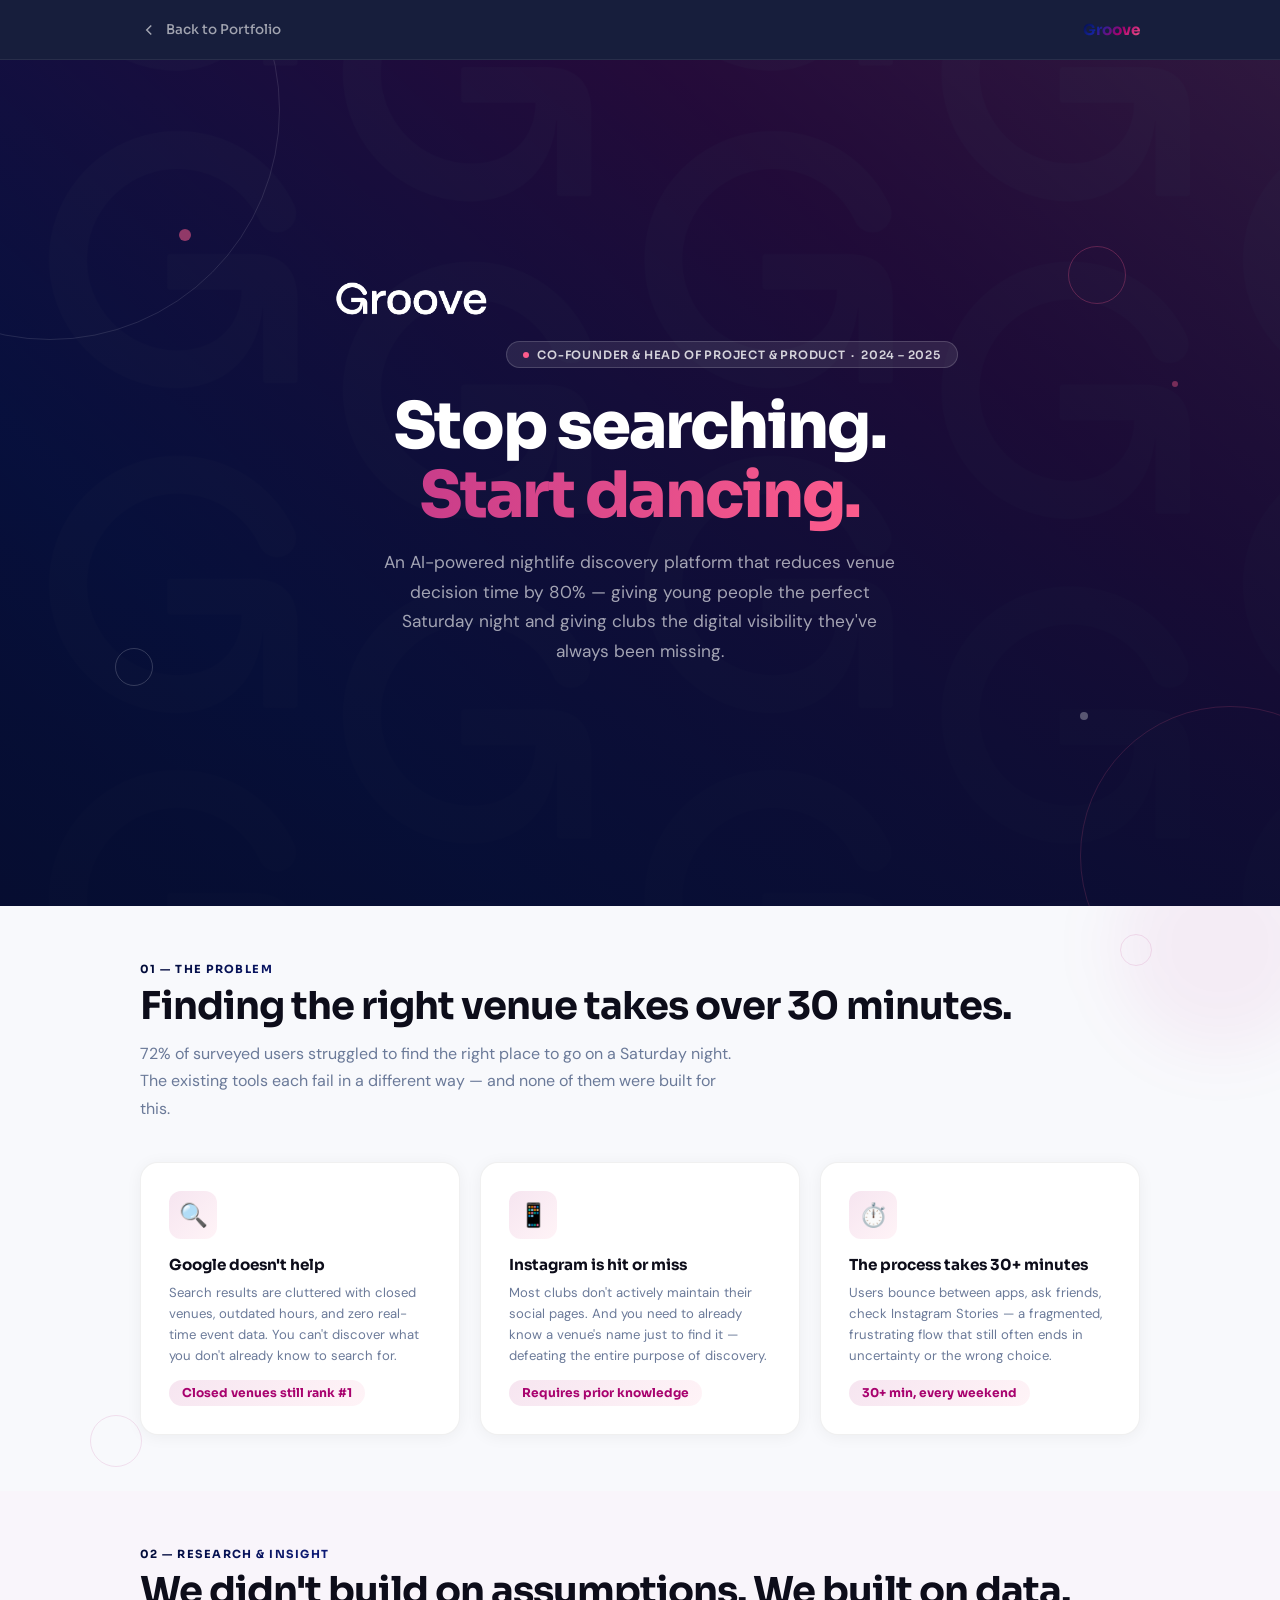
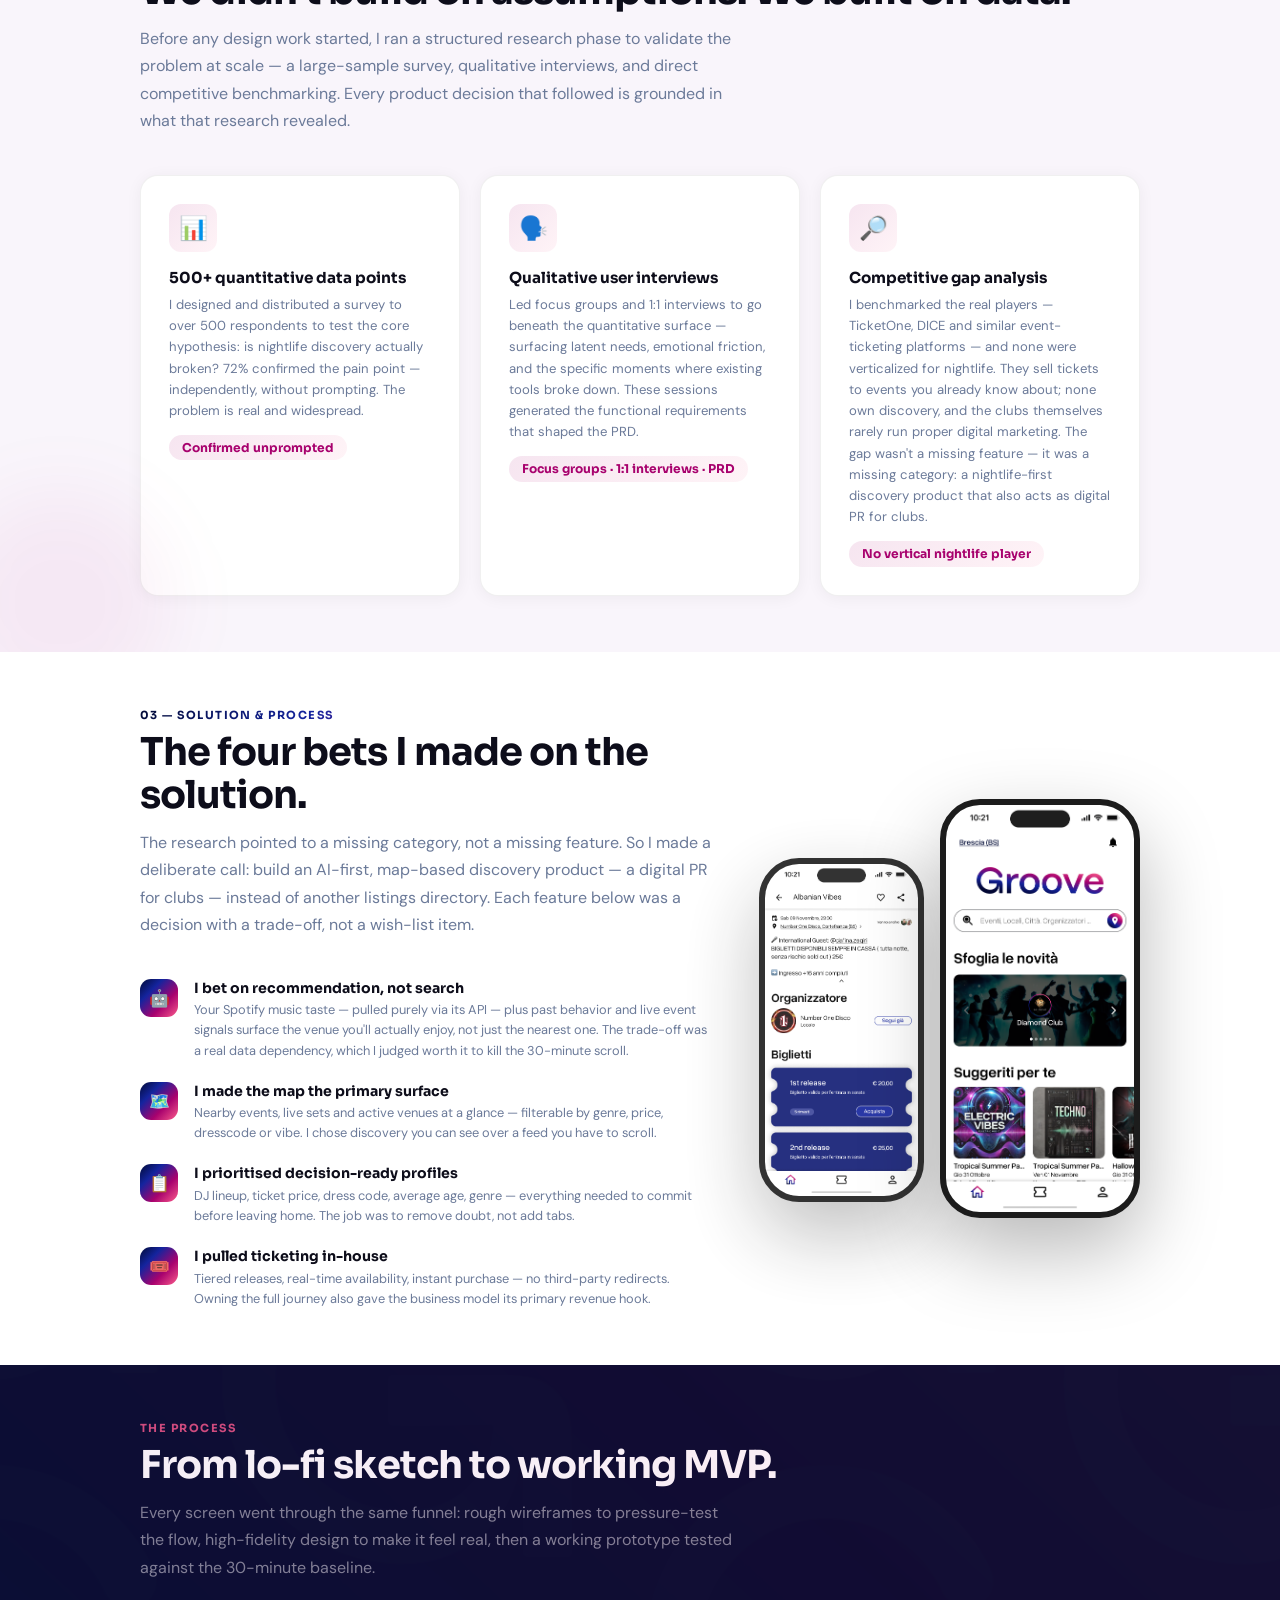
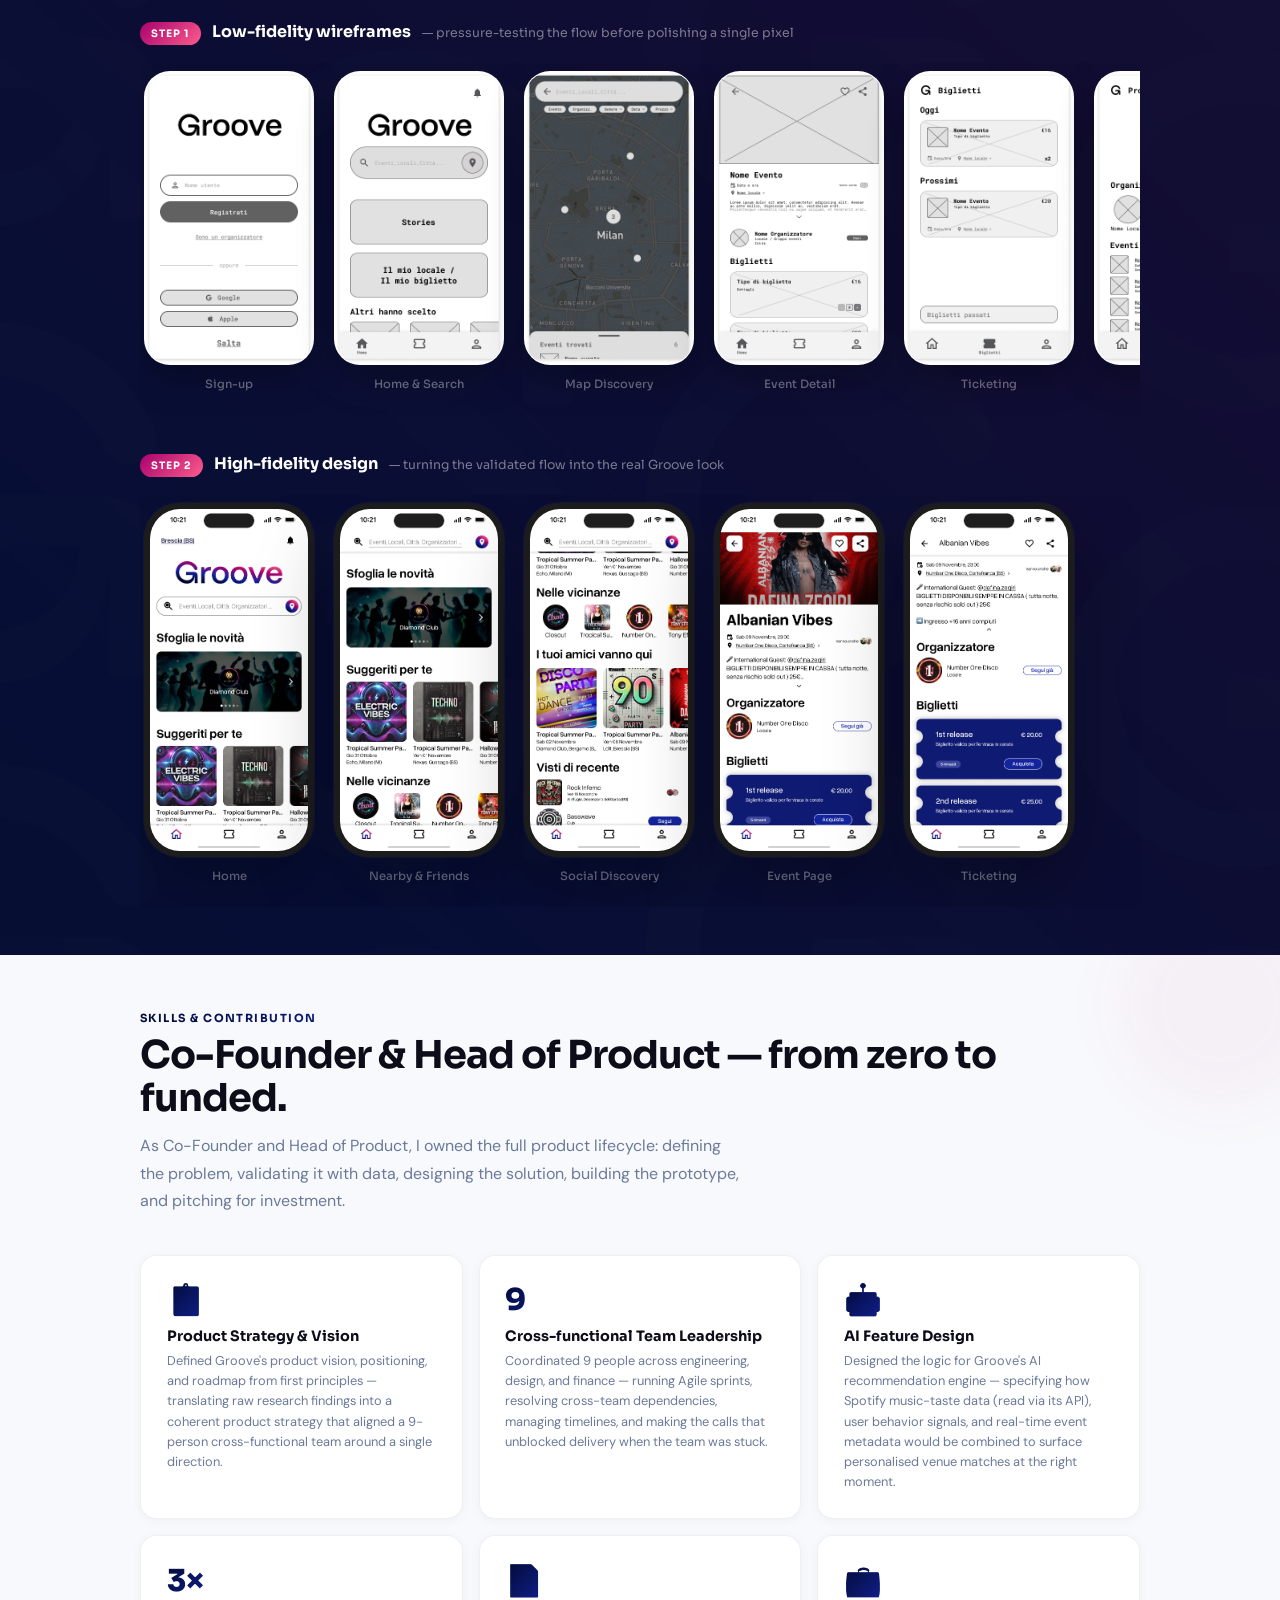
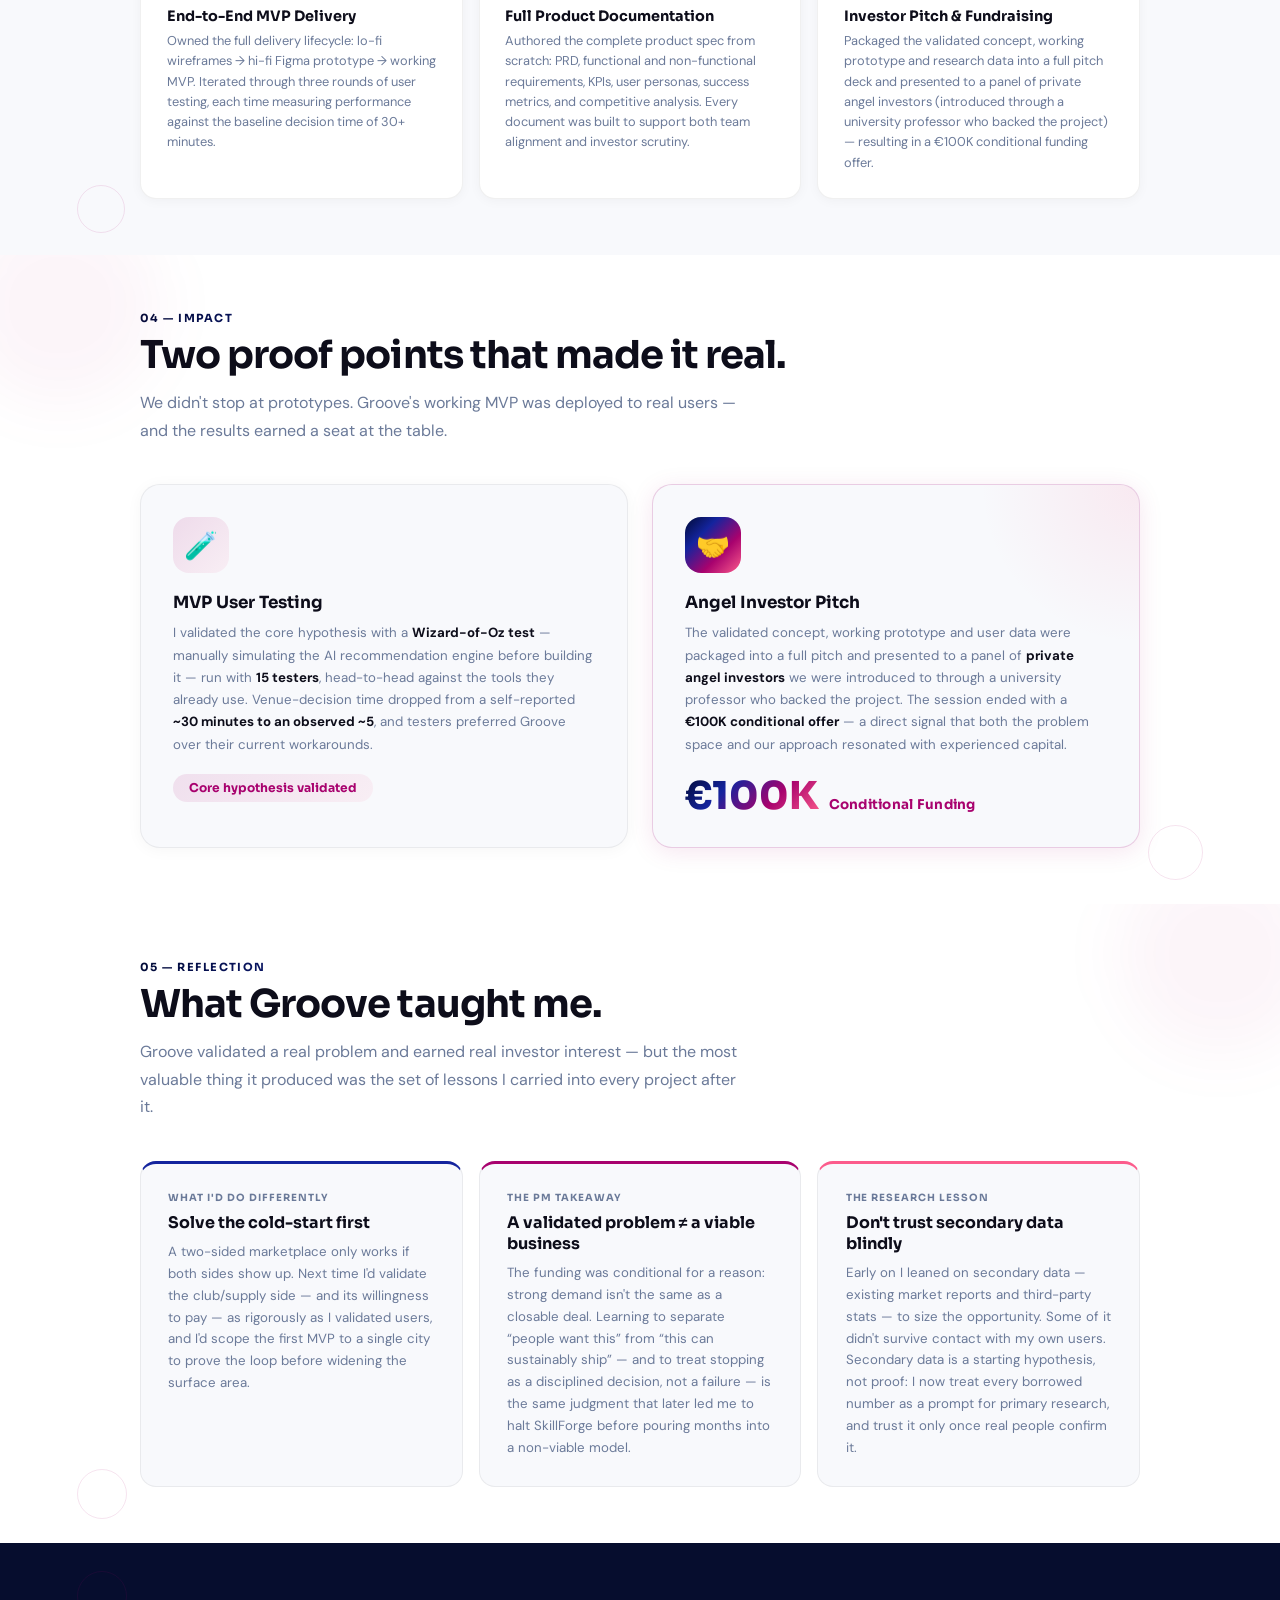
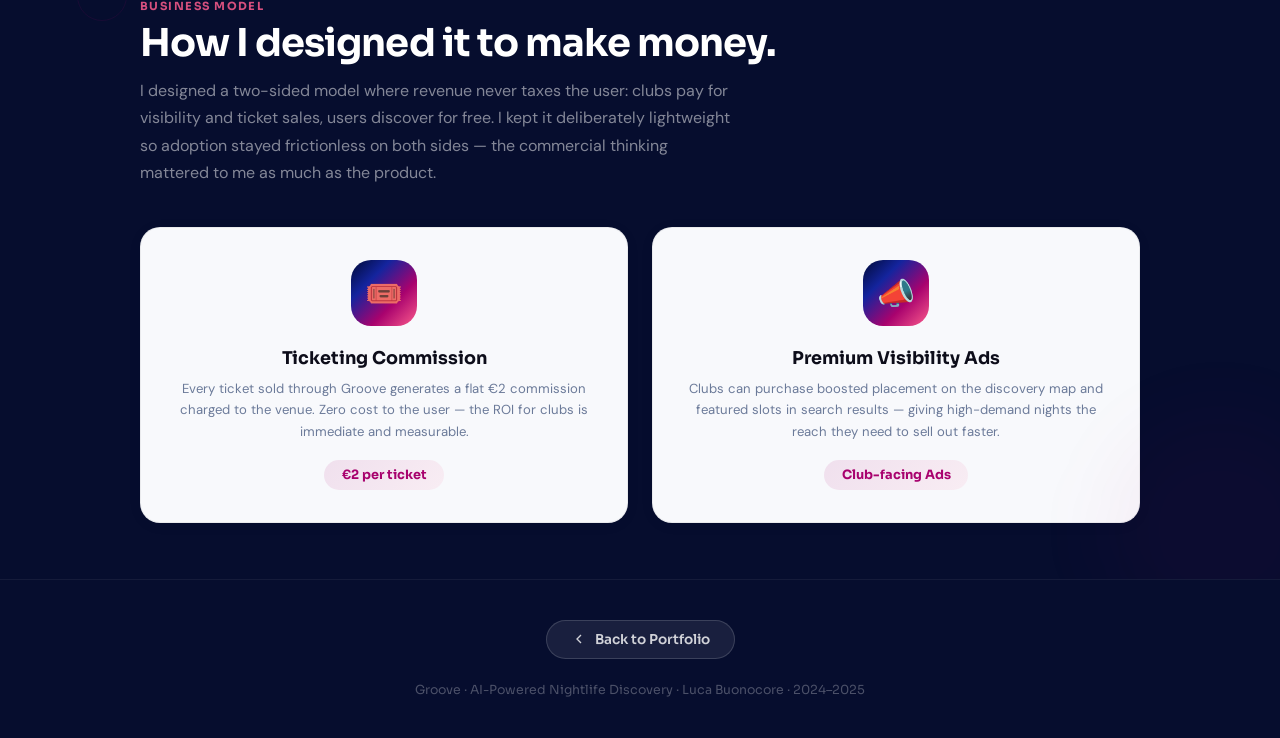
<file: groove.html>
<!DOCTYPE html>
<html lang="en">
<head>
  <meta charset="UTF-8"/>
  <meta name="viewport" content="width=device-width, initial-scale=1.0"/>
  <title>Groove – Case Study | Luca Buonocore</title>
  <link href="https://fonts.googleapis.com/css2?family=Sora:wght@300;400;600;700;800&family=DM+Sans:ital,wght@0,300;0,400;0,500;1,300&display=swap" rel="stylesheet"/>
  <style>
    *, *::before, *::after { box-sizing: border-box; margin: 0; padding: 0; }

    :root {
      --white: #ffffff;
      --text: #0d0d1a;
      --muted: #6b7a99;
      --card-bg: #f8f9fc;
      --groove-grad: linear-gradient(135deg, #010A35 0%, #14249E 30%, #A8026E 65%, #FC5C8C 100%);
      --groove-dark: #060d2e;
      --groove-accent: #A8026E;
      --groove-pink: #FC5C8C;
    }

    html { scroll-behavior: smooth; }
    body { font-family: 'DM Sans', sans-serif; color: var(--text); background: #fff; overflow-x: hidden; }

    /* ── NAV ── */
    nav {
      position: sticky; top: 0; z-index: 100;
      background: rgba(6,13,46,.93); backdrop-filter: blur(16px);
      border-bottom: 1px solid rgba(255,255,255,.07);
      height: 60px; display: flex; align-items: center;
      padding: 0 clamp(1rem, 5vw, 3rem);
    }
    .nav-inner {
      max-width: 1000px; width: 100%; margin: auto;
      display: flex; align-items: center; justify-content: space-between;
    }
    .nav-back {
      display: flex; align-items: center; gap: .5rem;
      color: rgba(255,255,255,.6); text-decoration: none;
      font-family: 'Sora', sans-serif; font-size: .84rem; font-weight: 500;
      transition: color .2s;
    }
    .nav-back:hover { color: var(--groove-pink); }
    .nav-back svg { width: 18px; height: 18px; stroke: currentColor; fill: none; stroke-width: 2; }
    .nav-title {
      font-family: 'Sora', sans-serif; font-size: .95rem; font-weight: 700;
      background: var(--groove-grad);
      -webkit-background-clip: text; -webkit-text-fill-color: transparent; background-clip: text;
    }

    /* ── HERO ── */
    .hero {
      position: relative; min-height: 94vh;
      display: flex; align-items: center; justify-content: center;
      text-align: center; padding: 4rem 1.5rem;
      overflow: hidden; background: var(--groove-dark);
    }
    .hero-bg {
      position: absolute; inset: 0;
      background-image: url("img/groove/fantasia.png");
      background-size: cover; background-position: center; opacity: .38;
    }
    .hero-overlay {
      position: absolute; inset: 0;
      background: linear-gradient(180deg, rgba(6,13,46,.5) 0%, rgba(6,13,46,.84) 100%);
    }
    .hero-content { position: relative; z-index: 2; max-width: 700px; }
    .hero-logo { width: clamp(110px, 25vw, 180px); margin-bottom: 1.4rem; }
    .hero-role {
      display: inline-flex; align-items: center; gap: .5rem; margin-bottom: 1.5rem;
      padding: .35rem 1rem; border-radius: 99px;
      background: rgba(255,255,255,.09); border: 1px solid rgba(255,255,255,.16);
      font-family: 'Sora', sans-serif; font-size: .72rem; font-weight: 600;
      color: rgba(255,255,255,.8); letter-spacing: .07em; text-transform: uppercase;
    }
    .hero-role-dot { width: 6px; height: 6px; border-radius: 50%; background: var(--groove-pink); display: inline-block; }
    .hero h1 {
      font-family: 'Sora', sans-serif;
      font-size: clamp(2.2rem, 5.5vw, 4rem);
      font-weight: 800; color: #fff;
      line-height: 1.08; letter-spacing: -.03em; margin-bottom: 1.1rem;
    }
    .hero h1 span {
      background: linear-gradient(90deg, #c93d8a, #FC5C8C);
      -webkit-background-clip: text; -webkit-text-fill-color: transparent; background-clip: text;
    }
    .hero-sub {
      font-size: clamp(.9rem, 2.2vw, 1.08rem);
      color: rgba(255,255,255,.62); line-height: 1.72;
      max-width: 520px; margin: 0 auto 2.5rem;
    }
    /* Floating rings */
    .hero-ring { position: absolute; border-radius: 50%; border: 1px solid rgba(255,255,255,.11); pointer-events: none; }
    .hr1 { width: 460px; height: 460px; top: -180px; left: -180px; }
    .hr2 { width: 300px; height: 300px; bottom: -100px; right: -100px; border-color: rgba(252,92,140,.16); }
    .hr3 { width: 58px; height: 58px; top: 22%; right: 12%; border-color: rgba(252,92,140,.28); animation: float 7s ease-in-out infinite; }
    .hr4 { width: 38px; height: 38px; bottom: 26%; left: 9%; border-color: rgba(255,255,255,.18); animation: float-alt 6s ease-in-out infinite; }
    .hero-dot { position: absolute; border-radius: 50%; pointer-events: none; }
    .hd1 { width: 12px; height: 12px; background: #FC5C8C; opacity: .55; top: 20%; left: 14%; animation: float-alt 5s ease-in-out infinite; }
    .hd2 { width: 8px; height: 8px; background: #fff; opacity: .3; bottom: 22%; right: 15%; animation: float 8s ease-in-out infinite; }
    .hd3 { width: 6px; height: 6px; background: #FC5C8C; opacity: .4; top: 38%; right: 8%; animation: float-alt 9s ease-in-out infinite 1s; }

    @keyframes float { 0%, 100% { transform: translateY(0); } 50% { transform: translateY(-14px); } }
    @keyframes float-alt { 0%, 100% { transform: translateY(-6px); } 50% { transform: translateY(10px); } }
    @keyframes float-slow { 0%, 100% { transform: translateY(0) rotate(0deg); } 50% { transform: translateY(-10px) rotate(6deg); } }

    /* ── SHARED ── */
    section { padding: clamp(2rem, 4.5vw, 3.5rem) clamp(1rem, 5vw, 3rem); }
    .section-inner { max-width: 1000px; margin: auto; }
    .section-label {
      font-family: 'Sora', sans-serif; font-size: .7rem; font-weight: 700;
      text-transform: uppercase; letter-spacing: .13em;
      background: var(--groove-grad);
      -webkit-background-clip: text; -webkit-text-fill-color: transparent; background-clip: text;
      display: block; margin-bottom: .55rem;
    }
    .section-title {
      font-family: 'Sora', sans-serif;
      font-size: clamp(1.6rem, 4vw, 2.4rem);
      font-weight: 700; color: var(--text);
      margin-bottom: .75rem; line-height: 1.12; letter-spacing: -.025em;
    }
    .section-desc {
      font-size: clamp(.88rem, 2vw, 1rem);
      color: var(--muted); line-height: 1.72;
      max-width: 600px; margin-bottom: 2.5rem;
    }

    /* ── PROBLEM ── */
    #problem { background: var(--card-bg); position: relative; overflow: hidden; }
    .problem-grid { display: grid; grid-template-columns: repeat(auto-fit, minmax(260px, 1fr)); gap: 1.25rem; }
    .problem-card {
      background: #fff; border-radius: 18px;
      border: 1px solid rgba(0,0,0,.06); padding: 1.75rem;
      box-shadow: 0 2px 16px rgba(0,0,0,.05);
      transition: transform .25s, box-shadow .25s;
    }
    .problem-card:hover { transform: translateY(-4px); box-shadow: 0 12px 36px rgba(168,2,110,.1); }
    .problem-icon {
      width: 48px; height: 48px; border-radius: 12px;
      background: linear-gradient(135deg, rgba(168,2,110,.1), rgba(252,92,140,.07));
      display: flex; align-items: center; justify-content: center;
      font-size: 1.45rem; margin-bottom: 1rem;
    }
    .problem-card h3 { font-family: 'Sora', sans-serif; font-size: .95rem; font-weight: 700; margin-bottom: .45rem; }
    .problem-card p { font-size: .82rem; color: var(--muted); line-height: 1.62; }
    .problem-stat {
      display: inline-block; margin-top: .85rem;
      padding: .3rem .8rem; border-radius: 99px;
      background: linear-gradient(135deg, rgba(168,2,110,.1), rgba(252,92,140,.07));
      font-family: 'Sora', sans-serif; font-size: .76rem; font-weight: 700;
      color: var(--groove-accent);
    }

    /* ── SOLUTION ── */
    #solution { background: #fff; }
    .solution-grid { display: grid; grid-template-columns: 1fr auto; gap: 3rem; align-items: center; }
    .solution-features { display: flex; flex-direction: column; gap: 1.3rem; }
    .feature-row { display: flex; gap: 1rem; align-items: flex-start; }
    .feature-dot {
      width: 38px; height: 38px; border-radius: 11px; flex-shrink: 0;
      background: var(--groove-grad);
      display: flex; align-items: center; justify-content: center; font-size: 1.05rem;
    }
    .feature-row h4 { font-family: 'Sora', sans-serif; font-size: .88rem; font-weight: 700; margin-bottom: .22rem; }
    .feature-row p { font-size: .8rem; color: var(--muted); line-height: 1.58; }

    /* Phones */
    .phones-col { display: flex; gap: 16px; align-items: flex-end; }
    .phone-frame {
      position: relative;
      background: #111; border-radius: 40px;
      border: 6px solid #1c1c1c;
      box-shadow: 0 32px 80px rgba(0,0,0,.28), 0 0 0 1px rgba(255,255,255,.04);
      overflow: hidden; flex-shrink: 0;
    }
    .phone-frame img { width: 100%; display: block; }
    .phone-main { width: 200px; }
    .phone-secondary { width: 165px; margin-bottom: 16px; opacity: .9; }

    /* ── APP SCREENS ── */
    #screens { background: var(--groove-dark); position: relative; overflow: hidden; padding-bottom: 3rem; }
    #screens::before {
      content: ''; position: absolute; inset: 0;
      background-image: url("img/groove/fantasia.png");
      background-size: cover; background-position: center; opacity: .07;
    }
    #screens .section-label { -webkit-text-fill-color: rgba(252,92,140,.85); background: none; }
    #screens .section-title { color: #fff; }
    #screens .section-desc { color: rgba(255,255,255,.5); }
    .screens-scroll {
      display: flex; gap: 20px;
      overflow-x: auto; padding: .5rem .25rem 1.5rem;
      scrollbar-width: thin; scrollbar-color: rgba(252,92,140,.3) transparent;
      position: relative; z-index: 1;
    }
    .screens-scroll::-webkit-scrollbar { height: 4px; }
    .screens-scroll::-webkit-scrollbar-thumb { background: rgba(252,92,140,.35); border-radius: 4px; }
    .screen-item { flex-shrink: 0; }
    .screen-item .phone-frame { width: 170px; border-radius: 36px; }
    .screen-item.lofi .phone-frame {
      background:#fff; border:1px solid rgba(255,255,255,.14); border-radius:26px;
      box-shadow:0 14px 36px rgba(0,0,0,.28);
    }
    .screen-caption {
      text-align: center; margin-top: .75rem;
      font-family: 'Sora', sans-serif; font-size: .72rem;
      color: rgba(255,255,255,.4); font-weight: 500;
    }

    /* ── MY ROLE ── */
    #my-role { background: var(--card-bg); position: relative; overflow: hidden; }
    .role-grid { display: grid; grid-template-columns: repeat(auto-fit, minmax(280px, 1fr)); gap: 1rem; }
    .role-card {
      background: #fff; border-radius: 16px;
      border: 1px solid rgba(0,0,0,.06); padding: 1.6rem;
      box-shadow: 0 2px 12px rgba(0,0,0,.04);
      transition: transform .25s, box-shadow .25s, border-color .25s;
    }
    .role-card:hover { transform: translateY(-3px); box-shadow: 0 10px 32px rgba(168,2,110,.1); border-color: rgba(168,2,110,.15); }
    .role-num {
      font-family: 'Sora', sans-serif; font-size: 1.9rem; font-weight: 800;
      background: var(--groove-grad);
      -webkit-background-clip: text; -webkit-text-fill-color: transparent; background-clip: text;
      display: block; margin-bottom: .45rem;
    }
    .role-card h4 { font-family: 'Sora', sans-serif; font-size: .9rem; font-weight: 700; margin-bottom: .4rem; }
    .role-card p { font-size: .8rem; color: var(--muted); line-height: 1.58; }

    /* ── BUSINESS MODEL ── */
    #business { background: var(--groove-dark); position: relative; overflow: hidden; }
    #business .section-label { -webkit-text-fill-color: rgba(252,92,140,.85); background: none; }
    #business .section-title { color: #fff; }
    #business .section-desc { color: rgba(255,255,255,.5); }
    .biz-grid { display: grid; grid-template-columns: repeat(auto-fit, minmax(280px, 1fr)); gap: 1.5rem; }
    .biz-card {
      background: var(--card-bg); border-radius: 20px;
      border: 1px solid rgba(0,0,0,.06); padding: 2rem; text-align: center;
      box-shadow: 0 2px 16px rgba(0,0,0,.04);
      transition: transform .25s, box-shadow .25s;
    }
    .biz-card:hover { transform: translateY(-4px); box-shadow: 0 12px 40px rgba(168,2,110,.1); }
    .biz-icon {
      width: 66px; height: 66px; border-radius: 20px; background: var(--groove-grad);
      display: flex; align-items: center; justify-content: center;
      font-size: 1.9rem; margin: 0 auto 1.3rem;
    }
    .biz-card h3 { font-family: 'Sora', sans-serif; font-size: 1.1rem; font-weight: 700; margin-bottom: .55rem; }
    .biz-card p { font-size: .82rem; color: var(--muted); line-height: 1.65; }
    .biz-highlight {
      display: inline-block; margin-top: 1.1rem;
      padding: .42rem 1.1rem; border-radius: 99px;
      background: linear-gradient(135deg, rgba(168,2,110,.1), rgba(252,92,140,.08));
      font-family: 'Sora', sans-serif; font-size: .8rem; font-weight: 700;
      color: var(--groove-accent);
    }

    /* Decorative */
    .d-bubble { position: absolute; border-radius: 50%; pointer-events: none; }
    .d-ring { position: absolute; border-radius: 50%; border: 1.5px solid rgba(168,2,110,.11); pointer-events: none; }

    /* ── PROCESS STEPS ── */
    .process-step { display:flex; align-items:baseline; flex-wrap:wrap; gap:.7rem; margin:2.4rem 0 1.1rem; position:relative; z-index:1; }
    .process-step-num {
      font-family:'Sora',sans-serif; font-size:.64rem; font-weight:700; letter-spacing:.1em;
      text-transform:uppercase; color:#fff;
      padding:.32rem .7rem; border-radius:99px;
      background:linear-gradient(135deg,#A8026E,#FC5C8C); white-space:nowrap;
    }
    .process-step h3 { font-family:'Sora',sans-serif; font-size:1rem; font-weight:700; color:#fff; }
    .process-step .step-hint { font-size:.78rem; color:rgba(255,255,255,.45); font-family:'Sora',sans-serif; }

    /* ── REFLECTION ── */
    #reflection { background:#fff; position:relative; overflow:hidden; }
    .reflect-grid { display:grid; grid-template-columns:repeat(auto-fit,minmax(280px,1fr)); gap:1rem; }
    .reflect-card {
      background:var(--card-bg); border-radius:16px;
      border:1px solid rgba(0,0,0,.06); padding:1.7rem; border-top:3px solid var(--groove-accent);
    }
    .reflect-card.good   { border-top-color:#FC5C8C; }
    .reflect-card.diff   { border-top-color:#14249E; }
    .reflect-card.lesson { border-top-color:var(--groove-accent); }
    .reflect-card .rk {
      font-family:'Sora',sans-serif; font-size:.62rem; font-weight:700; letter-spacing:.1em;
      text-transform:uppercase; color:var(--muted); margin-bottom:.5rem; display:block;
    }
    .reflect-card h4 { font-family:'Sora',sans-serif; font-size:1rem; font-weight:700; margin-bottom:.5rem; color:var(--text); }
    .reflect-card p { font-size:.83rem; color:var(--muted); line-height:1.65; }

    /* ── FOOTER ── */
    .groove-footer {
      background: var(--groove-dark);
      padding: 2.5rem clamp(1rem, 5vw, 3rem);
      text-align: center; border-top: 1px solid rgba(255,255,255,.06);
    }
    .back-btn {
      display: inline-flex; align-items: center; gap: .5rem; margin-bottom: 1.4rem;
      padding: .65rem 1.5rem; border-radius: 99px;
      background: rgba(255,255,255,.08); border: 1px solid rgba(255,255,255,.15);
      color: rgba(255,255,255,.8); text-decoration: none;
      font-family: 'Sora', sans-serif; font-size: .85rem; font-weight: 600;
      transition: background .2s, border-color .2s, color .2s;
    }
    .back-btn:hover { background: rgba(252,92,140,.2); border-color: rgba(252,92,140,.4); color: var(--groove-pink); }
    .back-btn svg { width: 16px; height: 16px; stroke: currentColor; fill: none; stroke-width: 2; }
    .groove-footer p { font-size: .78rem; color: rgba(255,255,255,.28); font-family: 'Sora', sans-serif; }

    /* ── RESPONSIVE ── */
    @media (max-width: 760px) {
      .solution-grid { grid-template-columns: 1fr; }
      .phones-col { justify-content: center; order: -1; }
      .phone-secondary { display: none; }
      .phone-main { width: 190px; }
      .hr1, .hr2 { display: none; }
    }
    @media (max-width: 500px) {
      .screen-item .phone-frame { width: 145px; }
    }
  </style>
</head>
<body>

<!-- NAV -->
<nav>
  <div class="nav-inner">
    <a href="index.html" class="nav-back">
      <svg viewBox="0 0 24 24"><polyline points="15 18 9 12 15 6"/></svg>
      Back to Portfolio
    </a>
    <span class="nav-title">Groove</span>
  </div>
</nav>

<!-- HERO -->
<section class="hero">
  <div class="hero-bg"></div>
  <div class="hero-overlay"></div>
  <div class="hero-ring hr1"></div>
  <div class="hero-ring hr2"></div>
  <div class="hero-ring hr3"></div>
  <div class="hero-ring hr4"></div>
  <div class="hero-dot hd1"></div>
  <div class="hero-dot hd2"></div>
  <div class="hero-dot hd3"></div>

  <div class="hero-content">
    <img src="img/groove/groove-logo.png" alt="Groove" class="hero-logo"/>
    <div class="hero-role">
      <span class="hero-role-dot"></span>
      Co-Founder &amp; Head of Project & Product &nbsp;·&nbsp; 2024 – 2025
    </div>
    <h1>Stop searching.<br><span>Start dancing.</span></h1>
    <p class="hero-sub">
      An AI-powered nightlife discovery platform that reduces venue decision time by 80% — giving young people the perfect Saturday night and giving clubs the digital visibility they've always been missing.
    </p>
  </div>
</section>

<!-- PROBLEM -->
<section id="problem">
  <div class="d-bubble" style="width:210px;height:210px;background:rgba(168,2,110,.05);top:-65px;right:-45px;filter:blur(32px);"></div>
  <div class="d-ring" style="width:52px;height:52px;bottom:24px;left:7%;animation:float 9s ease-in-out infinite;"></div>
  <div class="d-ring" style="width:32px;height:32px;top:28px;right:10%;animation:float-alt 7s ease-in-out infinite 1s;"></div>
  <div class="section-inner">
    <span class="section-label">01 — The Problem</span>
    <h2 class="section-title">Finding the right venue takes over 30 minutes.</h2>
    <p class="section-desc">
      72% of surveyed users struggled to find the right place to go on a Saturday night. The existing tools each fail in a different way — and none of them were built for this.
    </p>
    <div class="problem-grid">
      <div class="problem-card">
        <div class="problem-icon">🔍</div>
        <h3>Google doesn't help</h3>
        <p>Search results are cluttered with closed venues, outdated hours, and zero real-time event data. You can't discover what you don't already know to search for.</p>
        <span class="problem-stat">Closed venues still rank #1</span>
      </div>
      <div class="problem-card">
        <div class="problem-icon">📱</div>
        <h3>Instagram is hit or miss</h3>
        <p>Most clubs don't actively maintain their social pages. And you need to already know a venue's name just to find it — defeating the entire purpose of discovery.</p>
        <span class="problem-stat">Requires prior knowledge</span>
      </div>
      <div class="problem-card">
        <div class="problem-icon">⏱️</div>
        <h3>The process takes 30+ minutes</h3>
        <p>Users bounce between apps, ask friends, check Instagram Stories — a fragmented, frustrating flow that still often ends in uncertainty or the wrong choice.</p>
        <span class="problem-stat">30+ min, every weekend</span>
      </div>
    </div>
  </div>
</section>

<!-- VALIDATION -->
<section id="validation" style="background:#f9f5fb;position:relative;overflow:hidden;">
  <div class="d-bubble" style="width:220px;height:220px;background:rgba(168,2,110,.05);bottom:-60px;left:-50px;filter:blur(36px);"></div>
  <div class="section-inner">
    <span class="section-label">02 — Research &amp; Insight</span>
    <h2 class="section-title">We didn't build on assumptions. We built on data.</h2>
    <p class="section-desc">
      Before any design work started, I ran a structured research phase to validate the problem at scale — a large-sample survey, qualitative interviews, and direct competitive benchmarking. Every product decision that followed is grounded in what that research revealed.
    </p>
    <div class="problem-grid">
      <div class="problem-card">
        <div class="problem-icon">📊</div>
        <h3>500+ quantitative data points</h3>
        <p>I designed and distributed a survey to over 500 respondents to test the core hypothesis: is nightlife discovery actually broken? 72% confirmed the pain point — independently, without prompting. The problem is real and widespread.</p>
        <span class="problem-stat">Confirmed unprompted</span>
      </div>
      <div class="problem-card">
        <div class="problem-icon">🗣️</div>
        <h3>Qualitative user interviews</h3>
        <p>Led focus groups and 1:1 interviews to go beneath the quantitative surface — surfacing latent needs, emotional friction, and the specific moments where existing tools broke down. These sessions generated the functional requirements that shaped the PRD.</p>
        <span class="problem-stat">Focus groups · 1:1 interviews · PRD</span>
      </div>
      <div class="problem-card">
        <div class="problem-icon">🔎</div>
        <h3>Competitive gap analysis</h3>
        <p>I benchmarked the real players — TicketOne, DICE and similar event-ticketing platforms — and none were verticalized for nightlife. They sell tickets to events you already know about; none own discovery, and the clubs themselves rarely run proper digital marketing. The gap wasn't a missing feature — it was a missing category: a nightlife-first discovery product that also acts as digital PR for clubs.</p>
        <span class="problem-stat">No vertical nightlife player</span>
      </div>
    </div>
  </div>
</section>

<!-- SOLUTION -->
<section id="solution">
  <div class="section-inner">
    <div class="solution-grid">
      <div>
        <span class="section-label">03 — Solution &amp; Process</span>
        <h2 class="section-title">The four bets I made on the solution.</h2>
        <p class="section-desc">
          The research pointed to a missing category, not a missing feature. So I made a deliberate call: build an AI-first, map-based discovery product — a digital PR for clubs — instead of another listings directory. Each feature below was a decision with a trade-off, not a wish-list item.
        </p>
        <div class="solution-features">
          <div class="feature-row">
            <div class="feature-dot">🤖</div>
            <div>
              <h4>I bet on recommendation, not search</h4>
              <p>Your Spotify music taste — pulled purely via its API — plus past behavior and live event signals surface the venue you'll actually enjoy, not just the nearest one. The trade-off was a real data dependency, which I judged worth it to kill the 30-minute scroll.</p>
            </div>
          </div>
          <div class="feature-row">
            <div class="feature-dot">🗺️</div>
            <div>
              <h4>I made the map the primary surface</h4>
              <p>Nearby events, live sets and active venues at a glance — filterable by genre, price, dresscode or vibe. I chose discovery you can see over a feed you have to scroll.</p>
            </div>
          </div>
          <div class="feature-row">
            <div class="feature-dot">📋</div>
            <div>
              <h4>I prioritised decision-ready profiles</h4>
              <p>DJ lineup, ticket price, dress code, average age, genre — everything needed to commit before leaving home. The job was to remove doubt, not add tabs.</p>
            </div>
          </div>
          <div class="feature-row">
            <div class="feature-dot">🎟️</div>
            <div>
              <h4>I pulled ticketing in-house</h4>
              <p>Tiered releases, real-time availability, instant purchase — no third-party redirects. Owning the full journey also gave the business model its primary revenue hook.</p>
            </div>
          </div>
        </div>
      </div>
      <div class="phones-col">
        <div class="phone-frame phone-secondary">
                    <img src="img/groove/Evento-2.png" alt="Groove Event Detail Screen"/>
        </div>
        <div class="phone-frame phone-main">
                    <img src="img/groove/Home.png" alt="Groove App Home Screen"/>
        </div>
      </div>
    </div>
  </div>
</section>

<!-- DESIGN PROCESS -->
<section id="screens">
  <div class="section-inner">
    <span class="section-label">The Process</span>
    <h2 class="section-title" style="color:#fff;">From lo-fi sketch to working MVP.</h2>
    <p class="section-desc" style="color:rgba(255,255,255,.5);">Every screen went through the same funnel: rough wireframes to pressure-test the flow, high-fidelity design to make it feel real, then a working prototype tested against the 30-minute baseline.</p>

    <!-- STEP 1 · LOW-FIDELITY -->
    <div class="process-step">
      <span class="process-step-num">Step 1</span>
      <h3>Low-fidelity wireframes</h3>
      <span class="step-hint">— pressure-testing the flow before polishing a single pixel</span>
    </div>
    <div class="screens-scroll">
      <div class="screen-item lofi">
        <div class="phone-frame"><img src="img/groove/Sign-up.png" alt="Sign-up wireframe"/></div>
        <p class="screen-caption">Sign-up</p>
      </div>
      <div class="screen-item lofi">
        <div class="phone-frame"><img src="img/groove/homepage-search.png" alt="Homepage & search wireframe"/></div>
        <p class="screen-caption">Home &amp; Search</p>
      </div>
      <div class="screen-item lofi">
        <div class="phone-frame"><img src="img/groove/Mappa.png" alt="Map discovery wireframe"/></div>
        <p class="screen-caption">Map Discovery</p>
      </div>
      <div class="screen-item lofi">
        <div class="phone-frame"><img src="img/groove/Evento_LoFi.png" alt="Event detail wireframe"/></div>
        <p class="screen-caption">Event Detail</p>
      </div>
      <div class="screen-item lofi">
        <div class="phone-frame"><img src="img/groove/Biglietti.png" alt="Ticketing wireframe"/></div>
        <p class="screen-caption">Ticketing</p>
      </div>
      <div class="screen-item lofi">
        <div class="phone-frame"><img src="img/groove/Profilo.png" alt="Profile wireframe"/></div>
        <p class="screen-caption">Profile</p>
      </div>
    </div>

    <!-- STEP 2 · HIGH-FIDELITY -->
    <div class="process-step">
      <span class="process-step-num">Step 2</span>
      <h3>High-fidelity design</h3>
      <span class="step-hint">— turning the validated flow into the real Groove look</span>
    </div>
    <div class="screens-scroll">
      <div class="screen-item">
        <div class="phone-frame"><img src="img/groove/Home.png" alt="Home Screen"/></div>
        <p class="screen-caption">Home</p>
      </div>
      <div class="screen-item">
        <div class="phone-frame"><img src="img/groove/Home2.png" alt="Nearby & Friends"/></div>
        <p class="screen-caption">Nearby &amp; Friends</p>
      </div>
      <div class="screen-item">
        <div class="phone-frame"><img src="img/groove/Home3.png" alt="Social Discovery"/></div>
        <p class="screen-caption">Social Discovery</p>
      </div>
      <div class="screen-item">
        <div class="phone-frame"><img src="img/groove/Evento.png" alt="Event Page"/></div>
        <p class="screen-caption">Event Page</p>
      </div>
      <div class="screen-item">
        <div class="phone-frame"><img src="img/groove/Evento-2.png" alt="Ticketing"/></div>
        <p class="screen-caption">Ticketing</p>
      </div>
    </div>

  </div>
</section>

<!-- MY ROLE -->
<section id="my-role">
  <div class="d-bubble" style="width:200px;height:200px;background:rgba(168,2,110,.04);top:-50px;right:-40px;filter:blur(28px);"></div>
  <div class="d-ring" style="width:48px;height:48px;bottom:22px;left:6%;animation:float-slow 10s ease-in-out infinite;"></div>
  <div class="section-inner">
    <span class="section-label">Skills &amp; Contribution</span>
    <h2 class="section-title">Co-Founder &amp; Head of Product — from zero to funded.</h2>
    <p class="section-desc">
      As Co-Founder and Head of Product, I owned the full product lifecycle: defining the problem, validating it with data, designing the solution, building the prototype, and pitching for investment.
    </p>
    <div class="role-grid">
      <div class="role-card">
        <span class="role-num">📋</span>
        <h4>Product Strategy &amp; Vision</h4>
        <p>Defined Groove's product vision, positioning, and roadmap from first principles — translating raw research findings into a coherent product strategy that aligned a 9-person cross-functional team around a single direction.</p>
      </div>
      <div class="role-card">
        <span class="role-num">9</span>
        <h4>Cross-functional Team Leadership</h4>
        <p>Coordinated 9 people across engineering, design, and finance — running Agile sprints, resolving cross-team dependencies, managing timelines, and making the calls that unblocked delivery when the team was stuck.</p>
      </div>
      <div class="role-card">
        <span class="role-num">🤖</span>
        <h4>AI Feature Design</h4>
        <p>Designed the logic for Groove's AI recommendation engine — specifying how Spotify music-taste data (read via its API), user behavior signals, and real-time event metadata would be combined to surface personalised venue matches at the right moment.</p>
      </div>
      <div class="role-card">
        <span class="role-num">3×</span>
        <h4>End-to-End MVP Delivery</h4>
        <p>Owned the full delivery lifecycle: lo-fi wireframes → hi-fi Figma prototype → working MVP. Iterated through three rounds of user testing, each time measuring performance against the baseline decision time of 30+ minutes.</p>
      </div>
      <div class="role-card">
        <span class="role-num">📄</span>
        <h4>Full Product Documentation</h4>
        <p>Authored the complete product spec from scratch: PRD, functional and non-functional requirements, KPIs, user personas, success metrics, and competitive analysis. Every document was built to support both team alignment and investor scrutiny.</p>
      </div>
      <div class="role-card">
        <span class="role-num">💼</span>
        <h4>Investor Pitch &amp; Fundraising</h4>
        <p>Packaged the validated concept, working prototype and research data into a full pitch deck and presented to a panel of private angel investors (introduced through a university professor who backed the project) — resulting in a €100K conditional funding offer.</p>
      </div>
    </div>
  </div>
</section>

<!-- TRACTION & VALIDATION -->
<section id="traction" style="background:#fff;position:relative;overflow:hidden;">
  <div class="d-bubble" style="width:200px;height:200px;background:rgba(168,2,110,.04);top:-50px;left:-40px;filter:blur(30px);"></div>
  <div class="d-ring" style="width:55px;height:55px;bottom:24px;right:6%;animation:float 11s ease-in-out infinite;"></div>
  <div class="section-inner">
    <span class="section-label">04 — Impact</span>
    <h2 class="section-title">Two proof points that made it real.</h2>
    <p class="section-desc">We didn't stop at prototypes. Groove's working MVP was deployed to real users — and the results earned a seat at the table.</p>
    <div style="display:grid;grid-template-columns:repeat(auto-fit,minmax(290px,1fr));gap:1.5rem;">

      <!-- MVP Testing -->
      <div style="background:var(--card-bg);border-radius:20px;border:1px solid rgba(0,0,0,.06);padding:2rem;box-shadow:0 2px 16px rgba(0,0,0,.04);transition:transform .25s,box-shadow .25s;" onmouseenter="this.style.transform='translateY(-4px)';this.style.boxShadow='0 12px 40px rgba(168,2,110,.1)'" onmouseleave="this.style.transform='';this.style.boxShadow='0 2px 16px rgba(0,0,0,.04)'">
        <div style="width:56px;height:56px;border-radius:16px;background:linear-gradient(135deg,rgba(168,2,110,.12),rgba(252,92,140,.07));display:flex;align-items:center;justify-content:center;font-size:1.7rem;margin-bottom:1.2rem;">🧪</div>
        <h3 style="font-family:'Sora',sans-serif;font-size:1.05rem;font-weight:700;margin-bottom:.55rem;color:var(--text);">MVP User Testing</h3>
        <p style="font-size:.83rem;color:var(--muted);line-height:1.68;">I validated the core hypothesis with a <strong style="color:var(--text);">Wizard-of-Oz test</strong> — manually simulating the AI recommendation engine before building it — run with <strong style="color:var(--text);">15 testers</strong>, head-to-head against the tools they already use. Venue-decision time dropped from a self-reported <strong style="color:var(--text);">~30 minutes to an observed ~5</strong>, and testers preferred Groove over their current workarounds.</p>
        <span style="display:inline-block;margin-top:1.1rem;padding:.38rem 1rem;border-radius:99px;background:linear-gradient(135deg,rgba(168,2,110,.1),rgba(252,92,140,.07));font-family:'Sora',sans-serif;font-size:.76rem;font-weight:700;color:var(--groove-accent);">Core hypothesis validated</span>
      </div>

      <!-- Angel Pitch -->
      <div style="background:var(--card-bg);border-radius:20px;border:1.5px solid rgba(168,2,110,.18);padding:2rem;box-shadow:0 4px 24px rgba(168,2,110,.1);position:relative;overflow:hidden;transition:transform .25s,box-shadow .25s;" onmouseenter="this.style.transform='translateY(-4px)';this.style.boxShadow='0 16px 48px rgba(168,2,110,.18)'" onmouseleave="this.style.transform='';this.style.boxShadow='0 4px 24px rgba(168,2,110,.1)'">
        <div style="position:absolute;top:0;right:0;width:160px;height:160px;background:radial-gradient(circle at top right,rgba(252,92,140,.1),transparent 70%);pointer-events:none;"></div>
        <div style="position:relative;z-index:1;">
          <div style="width:56px;height:56px;border-radius:16px;background:var(--groove-grad);display:flex;align-items:center;justify-content:center;font-size:1.7rem;margin-bottom:1.2rem;">🤝</div>
          <h3 style="font-family:'Sora',sans-serif;font-size:1.05rem;font-weight:700;margin-bottom:.55rem;color:var(--text);">Angel Investor Pitch</h3>
          <p style="font-size:.83rem;color:var(--muted);line-height:1.68;">The validated concept, working prototype and user data were packaged into a full pitch and presented to a panel of <strong style="color:var(--text);">private angel investors</strong> we were introduced to through a university professor who backed the project. The session ended with a <strong style="color:var(--text);">€100K conditional offer</strong> — a direct signal that both the problem space and our approach resonated with experienced capital.</p>
          <div style="margin-top:1.3rem;display:flex;align-items:baseline;gap:.6rem;flex-wrap:wrap;">
            <span style="font-family:'Sora',sans-serif;font-size:2.4rem;font-weight:800;background:var(--groove-grad);-webkit-background-clip:text;-webkit-text-fill-color:transparent;background-clip:text;line-height:1;">€100K</span>
            <span style="font-family:'Sora',sans-serif;font-size:.84rem;font-weight:700;color:var(--groove-accent);letter-spacing:.02em;">Conditional Funding</span>
          </div>
        </div>
      </div>

    </div>
  </div>
</section>

<!-- REFLECTION — DRAFT: verify wording/facts with Luca before publishing -->
<section id="reflection">
  <div class="d-bubble" style="width:200px;height:200px;background:rgba(168,2,110,.04);top:-50px;right:-40px;filter:blur(30px);"></div>
  <div class="d-ring" style="width:50px;height:50px;bottom:24px;left:6%;animation:float-slow 10s ease-in-out infinite;"></div>
  <div class="section-inner">
    <span class="section-label">05 — Reflection</span>
    <h2 class="section-title">What Groove taught me.</h2>
    <p class="section-desc">
      Groove validated a real problem and earned real investor interest — but the most valuable thing it produced was the set of lessons I carried into every project after it.
    </p>
    <div class="reflect-grid">
      <div class="reflect-card diff">
        <span class="rk">What I'd do differently</span>
        <h4>Solve the cold-start first</h4>
        <p>A two-sided marketplace only works if both sides show up. Next time I'd validate the club/supply side — and its willingness to pay — as rigorously as I validated users, and I'd scope the first MVP to a single city to prove the loop before widening the surface area.</p>
      </div>
      <div class="reflect-card lesson">
        <span class="rk">The PM takeaway</span>
        <h4>A validated problem ≠ a viable business</h4>
        <p>The funding was conditional for a reason: strong demand isn't the same as a closable deal. Learning to separate “people want this” from “this can sustainably ship” — and to treat stopping as a disciplined decision, not a failure — is the same judgment that later led me to halt SkillForge before pouring months into a non-viable model.</p>
      </div>
      <div class="reflect-card good">
        <span class="rk">The research lesson</span>
        <h4>Don't trust secondary data blindly</h4>
        <p>Early on I leaned on secondary data — existing market reports and third-party stats — to size the opportunity. Some of it didn't survive contact with my own users. Secondary data is a starting hypothesis, not proof: I now treat every borrowed number as a prompt for primary research, and trust it only once real people confirm it.</p>
      </div>
    </div>
  </div>
</section>

<!-- BUSINESS MODEL -->
<section id="business">
  <div class="d-bubble" style="width:230px;height:230px;background:rgba(168,2,110,.04);bottom:-65px;right:-55px;filter:blur(36px);"></div>
  <div class="d-ring" style="width:50px;height:50px;top:28px;left:6%;animation:float-alt 8s ease-in-out infinite;"></div>
  <div class="section-inner">
    <span class="section-label">Business Model</span>
    <h2 class="section-title">How I designed it to make money.</h2>
    <p class="section-desc">
      I designed a two-sided model where revenue never taxes the user: clubs pay for visibility and ticket sales, users discover for free. I kept it deliberately lightweight so adoption stayed frictionless on both sides — the commercial thinking mattered to me as much as the product.
    </p>
    <div class="biz-grid">
      <div class="biz-card">
        <div class="biz-icon">🎟️</div>
        <h3>Ticketing Commission</h3>
        <p>Every ticket sold through Groove generates a flat €2 commission charged to the venue. Zero cost to the user — the ROI for clubs is immediate and measurable.</p>
        <span class="biz-highlight">€2 per ticket</span>
      </div>
      <div class="biz-card">
        <div class="biz-icon">📣</div>
        <h3>Premium Visibility Ads</h3>
        <p>Clubs can purchase boosted placement on the discovery map and featured slots in search results — giving high-demand nights the reach they need to sell out faster.</p>
        <span class="biz-highlight">Club-facing Ads</span>
      </div>
    </div>
  </div>
</section>


<!-- FOOTER -->
<footer class="groove-footer">
  <a href="index.html" class="back-btn">
    <svg viewBox="0 0 24 24"><polyline points="15 18 9 12 15 6"/></svg>
    Back to Portfolio
  </a>
  <p>Groove · AI-Powered Nightlife Discovery · Luca Buonocore · 2024–2025</p>
</footer>

</body>
</html>
</file>
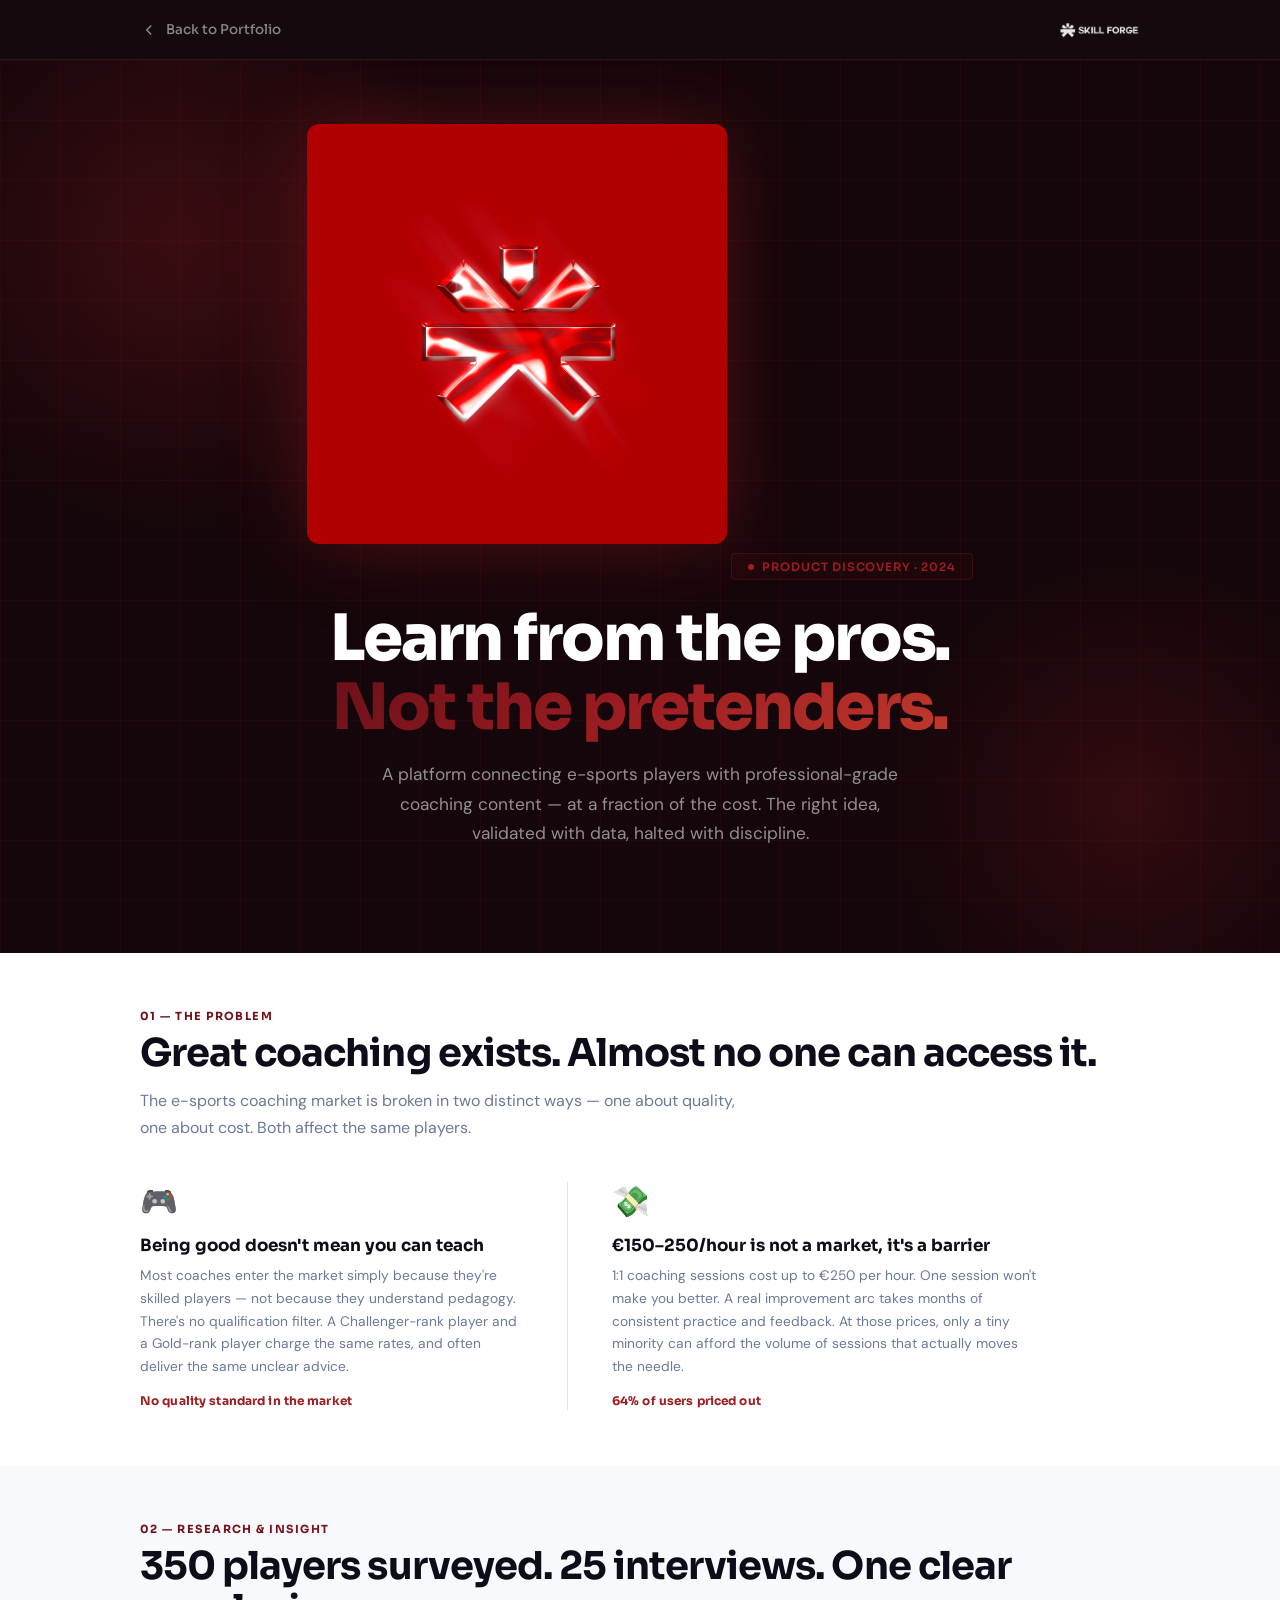
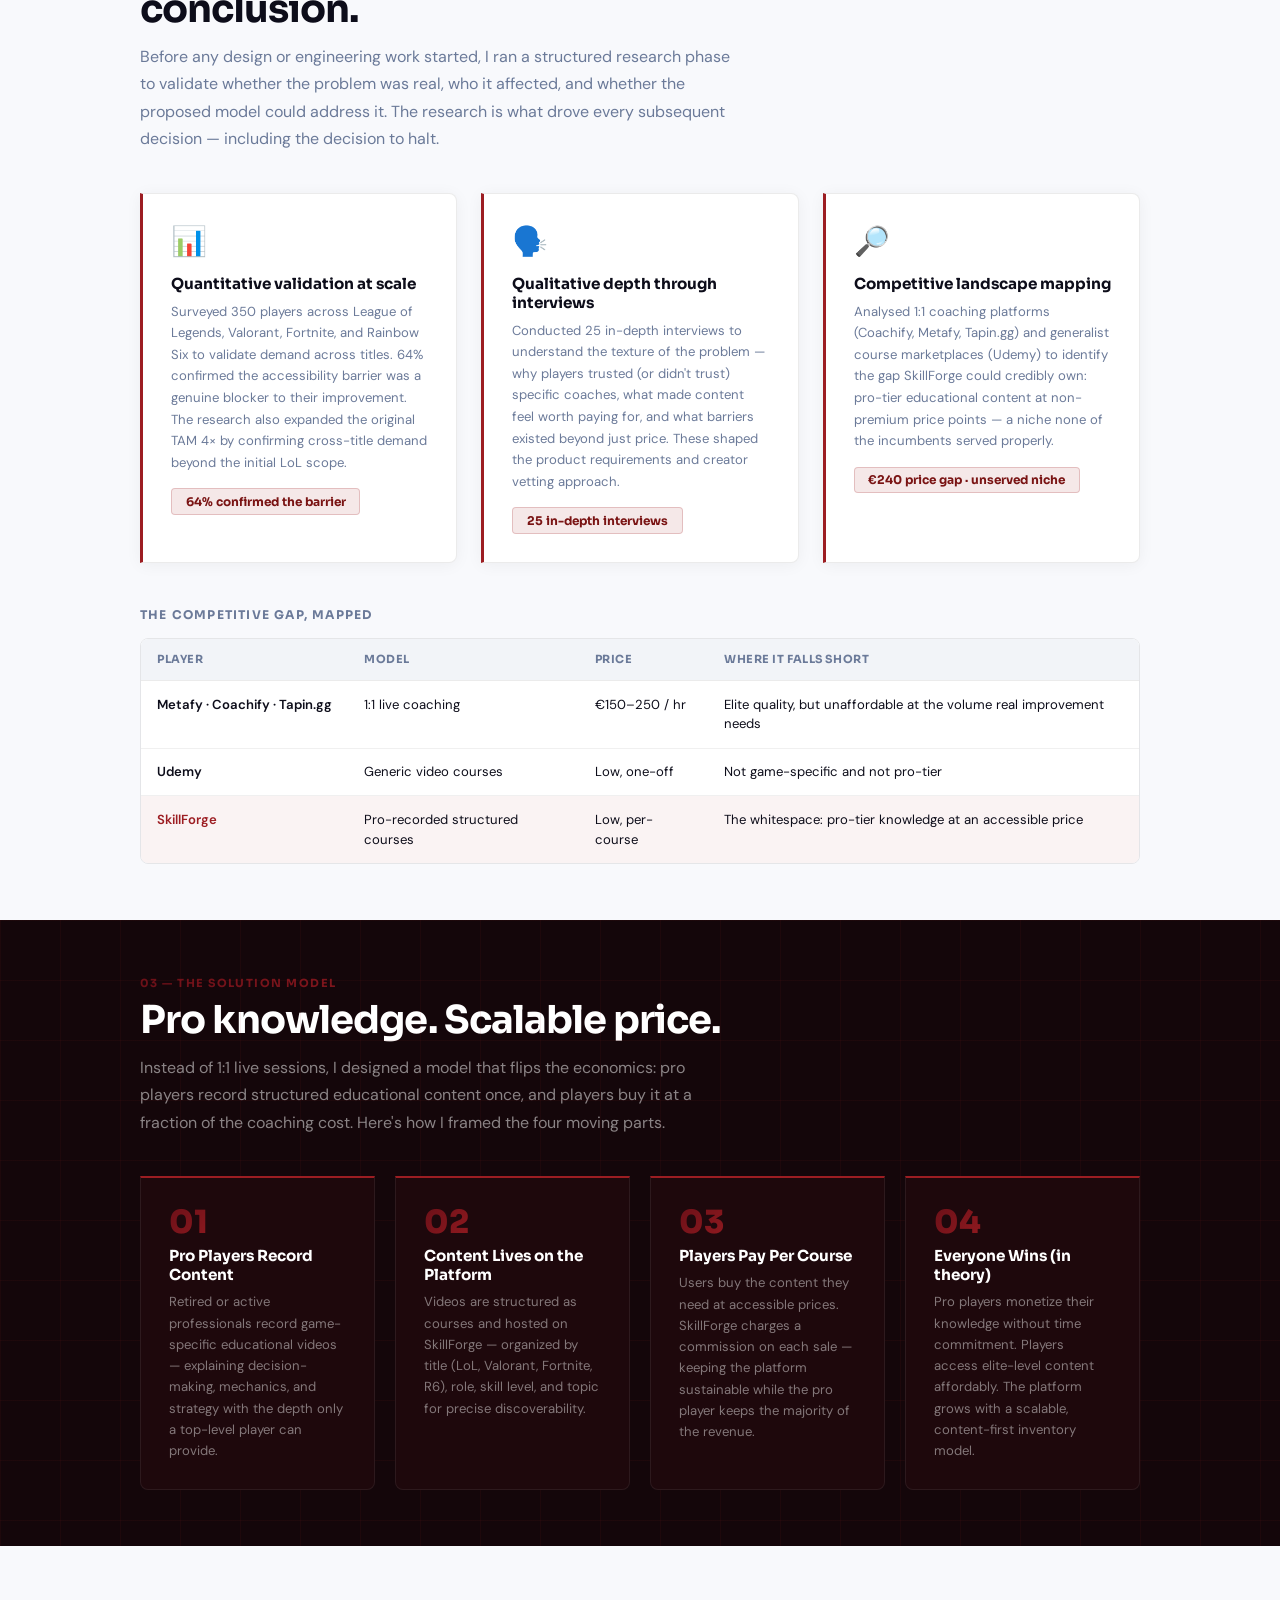
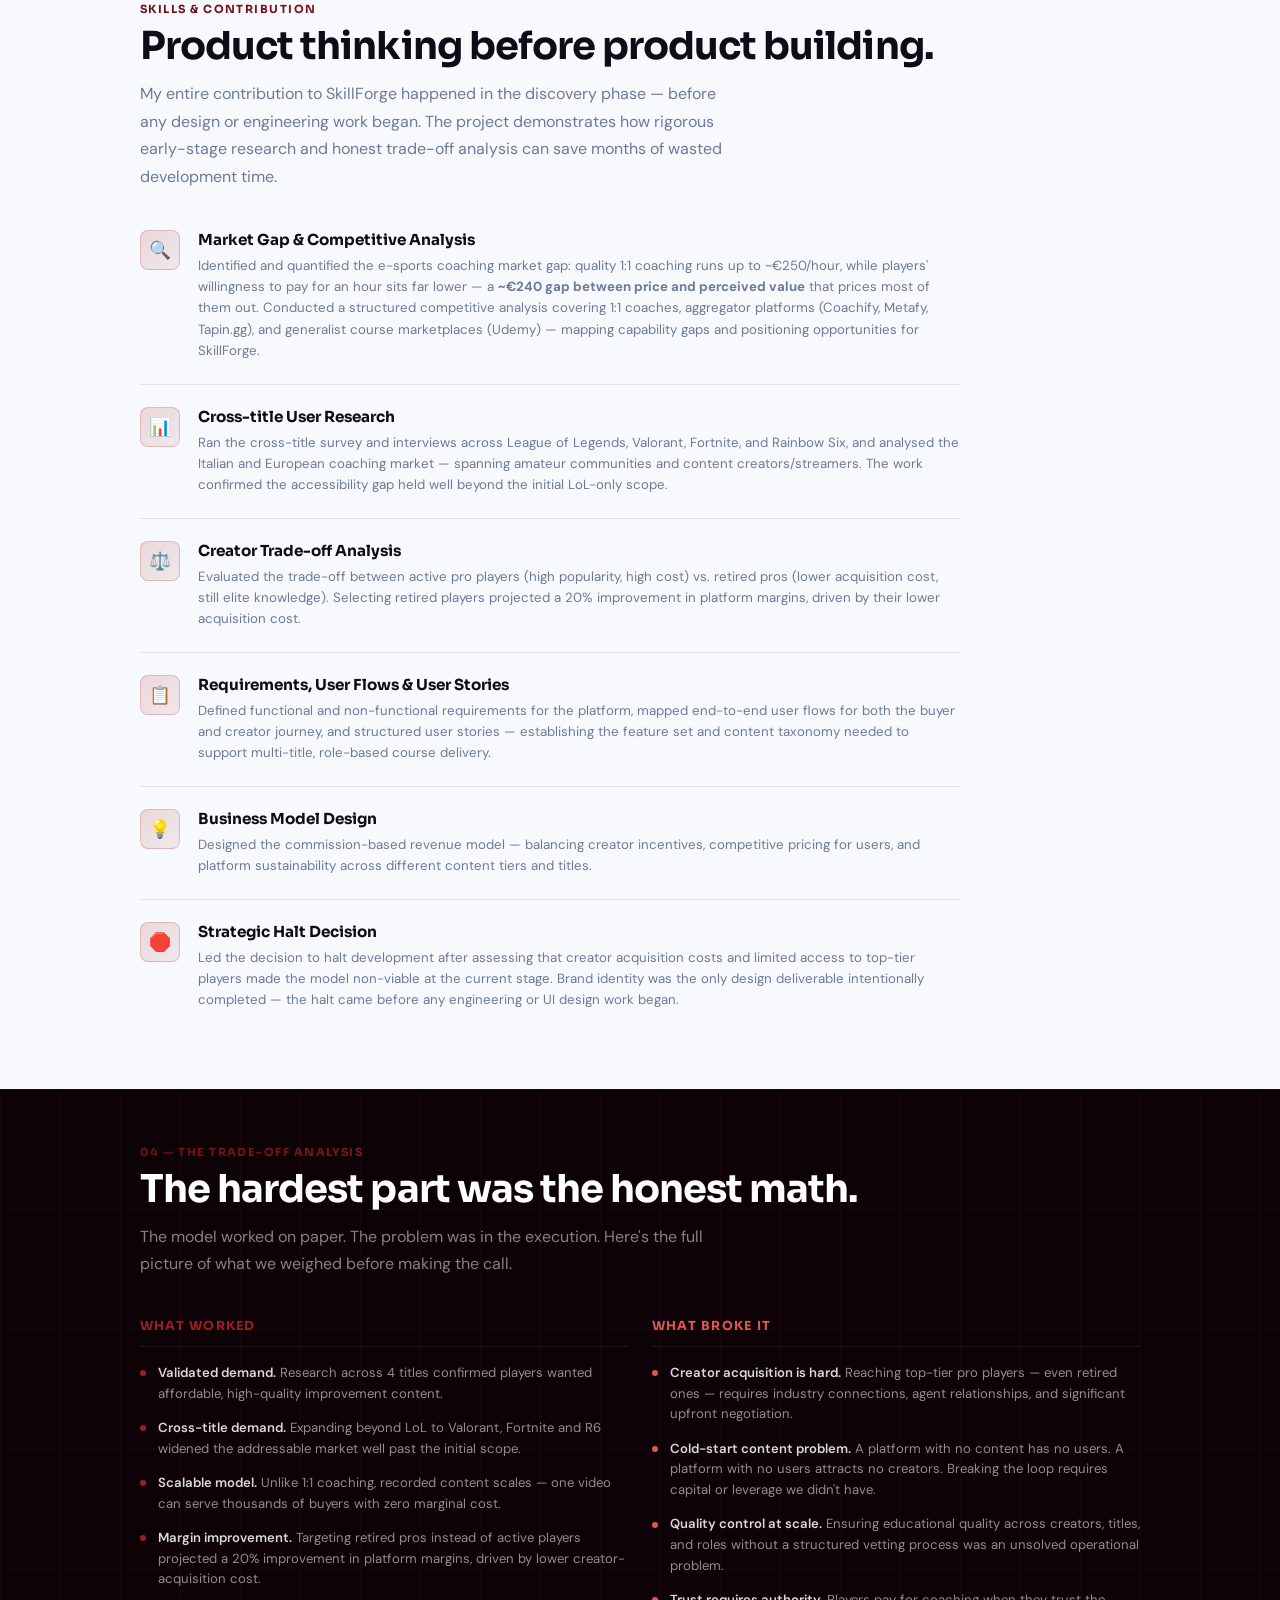
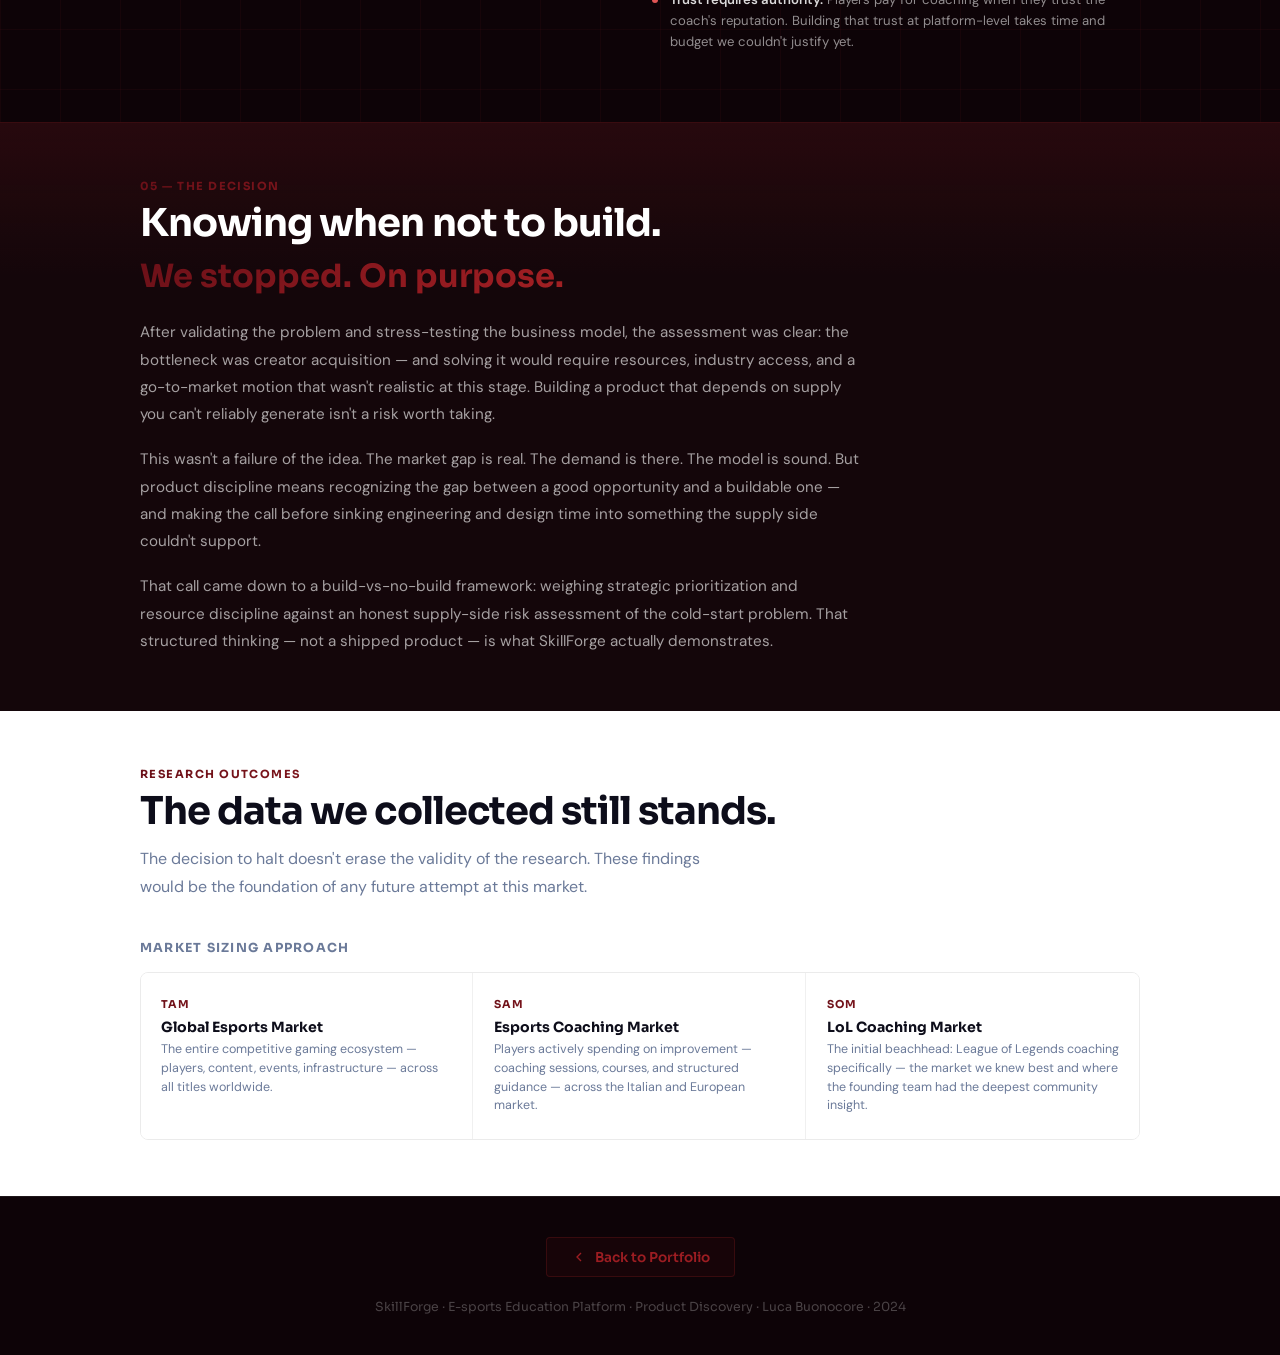
<file: skillforge.html>
<!DOCTYPE html>
<html lang="en">
<head>
  <meta charset="UTF-8"/>
  <meta name="viewport" content="width=device-width, initial-scale=1.0"/>
  <title>SkillForge – Case Study | Luca Buonocore</title>
  <link href="https://fonts.googleapis.com/css2?family=Sora:wght@300;400;600;700;800&family=DM+Sans:ital,wght@0,300;0,400;0,500;1,300&display=swap" rel="stylesheet"/>
  <style>
    *, *::before, *::after { box-sizing: border-box; margin: 0; padding: 0; }

    :root {
      --text: #0d0d1a;
      --muted: #6b7a99;
      --sf-dark: #14060a;
      --sf-darker: #0d0307;
      --sf-card-dark: #1e080c;
      --sf-border: rgba(255,255,255,.07);
      --sf-gold: #9C1D22;
      --sf-gold-light: #c0392b;
      --sf-gold-grad: linear-gradient(135deg, #6b1018 0%, #9C1D22 50%, #c0392b 100%);
      --sf-teal: #1b9b8e;
      --sf-red: #9C1D22;
      --sf-muted-light: rgba(255,255,255,.45);
      --sf-muted-dark: #6b7a99;
    }

    html { scroll-behavior: smooth; }
    body { font-family: 'DM Sans', sans-serif; color: var(--text); background: #fff; overflow-x: hidden; }

    /* ── NAV ── */
    nav {
      position: sticky; top: 0; z-index: 100;
      background: rgba(13,3,7,.97); backdrop-filter: blur(16px);
      border-bottom: 1px solid var(--sf-border);
      height: 60px; display: flex; align-items: center;
      padding: 0 clamp(1rem, 5vw, 3rem);
    }
    .nav-inner {
      max-width: 1000px; width: 100%; margin: auto;
      display: flex; align-items: center; justify-content: space-between;
    }
    .nav-back {
      display: flex; align-items: center; gap: .5rem;
      color: rgba(255,255,255,.5); text-decoration: none;
      font-family: 'Sora', sans-serif; font-size: .84rem; font-weight: 500;
      transition: color .2s;
    }
    .nav-back:hover { color: var(--sf-gold); }
    .nav-back svg { width: 18px; height: 18px; stroke: currentColor; fill: none; stroke-width: 2; }
    .nav-logo {
      height: 22px;
      filter: brightness(0) invert(1);
      opacity: .9;
    }

    /* ── HERO ── */
    .hero {
      position: relative; min-height: 92vh;
      display: flex; align-items: center; justify-content: center;
      text-align: center; padding: 4rem 1.5rem;
      overflow: hidden; background: var(--sf-dark);
    }
    /* Subtle grid pattern */
    .hero::before {
      content: '';
      position: absolute; inset: 0;
      background-image:
        linear-gradient(rgba(156,29,34,.09) 1px, transparent 1px),
        linear-gradient(90deg, rgba(156,29,34,.09) 1px, transparent 1px);
      background-size: 60px 60px;
      pointer-events: none;
    }
    .hero-glow {
      position: absolute; border-radius: 50%; pointer-events: none;
    }
    .hg1 { width: 600px; height: 600px; background: radial-gradient(circle, rgba(156,29,34,.28) 0%, transparent 70%); top: -120px; left: -120px; }
    .hg2 { width: 500px; height: 500px; background: radial-gradient(circle, rgba(156,29,34,.22) 0%, transparent 70%); bottom: -100px; right: -100px; }
    .hero-content { position: relative; z-index: 2; max-width: 720px; }
    .hero-emblem {
      width: clamp(220px, 55vw, 420px);
      margin: 0 auto 1.6rem;
      border-radius: 12px;
      box-shadow: 0 0 80px rgba(156,29,34,.45);
    }
    .hero-badge {
      display: inline-flex; align-items: center; gap: .5rem; margin-bottom: 1.5rem;
      padding: .35rem 1rem; border-radius: 4px;
      background: rgba(156,29,34,.08); border: 1px solid rgba(156,29,34,.25);
      font-family: 'Sora', sans-serif; font-size: .72rem; font-weight: 600;
      color: var(--sf-gold); letter-spacing: .08em; text-transform: uppercase;
    }
    .hero-badge-dot { width: 6px; height: 6px; border-radius: 50%; background: var(--sf-gold); display: inline-block; }
    .hero h1 {
      font-family: 'Sora', sans-serif;
      font-size: clamp(2.2rem, 5.5vw, 4rem);
      font-weight: 800; color: #fff;
      line-height: 1.08; letter-spacing: -.03em; margin-bottom: 1.1rem;
    }
    .hero h1 span {
      background: var(--sf-gold-grad);
      -webkit-background-clip: text; -webkit-text-fill-color: transparent; background-clip: text;
    }
    .hero-sub {
      font-size: clamp(.9rem, 2.2vw, 1.08rem);
      color: rgba(255,255,255,.55); line-height: 1.72;
      max-width: 540px; margin: 0 auto 2.5rem;
    }
    /* ── SHARED ── */
    section { padding: clamp(2rem, 4.5vw, 3.5rem) clamp(1rem, 5vw, 3rem); }
    .section-inner { max-width: 1000px; margin: auto; }
    .section-label {
      font-family: 'Sora', sans-serif; font-size: .7rem; font-weight: 700;
      text-transform: uppercase; letter-spacing: .13em;
      background: var(--sf-gold-grad);
      -webkit-background-clip: text; -webkit-text-fill-color: transparent; background-clip: text;
      display: block; margin-bottom: .55rem;
    }
    .section-title {
      font-family: 'Sora', sans-serif;
      font-size: clamp(1.6rem, 4vw, 2.4rem);
      font-weight: 700; margin-bottom: .75rem;
      line-height: 1.12; letter-spacing: -.025em;
    }
    .section-desc {
      font-size: clamp(.88rem, 2vw, 1rem);
      line-height: 1.72; max-width: 600px; margin-bottom: 2.5rem;
    }
    .light .section-title { color: var(--text); }
    .light .section-desc { color: var(--sf-muted-dark); }
    .dark .section-title { color: #fff; }
    .dark .section-desc { color: var(--sf-muted-light); }

    /* ── PROBLEM (light) ── */
    #problem { background: #fff; }
    .problem-grid { display: grid; grid-template-columns: repeat(auto-fit, minmax(280px, 1fr)); gap: 1.5rem; }
    .problem-card {
      background: #fff; border: 1px solid rgba(0,0,0,.08);
      border-left: 3px solid var(--sf-gold);
      border-radius: 0 8px 8px 0;
      padding: 1.75rem;
      box-shadow: 0 2px 16px rgba(0,0,0,.05);
      transition: transform .2s, box-shadow .2s;
    }
    .problem-card:hover { transform: translateX(4px); box-shadow: 0 6px 28px rgba(0,0,0,.08); }
    .problem-icon {
      font-size: 1.8rem; margin-bottom: .9rem; display: block;
    }
    .problem-card h3 { font-family: 'Sora', sans-serif; font-size: .95rem; font-weight: 700; margin-bottom: .45rem; }
    .problem-card p { font-size: .82rem; color: var(--sf-muted-dark); line-height: 1.65; }
    .problem-stat {
      display: inline-block; margin-top: .9rem;
      padding: .3rem .85rem; border-radius: 4px;
      background: rgba(156,29,34,.1); border: 1px solid rgba(156,29,34,.2);
      font-family: 'Sora', sans-serif; font-size: .75rem; font-weight: 700;
      color: #7a1414;
    }

    /* ── PROBLEM (two-column, no cards) ── */
    .prob-two { display: grid; grid-template-columns: 1fr 1fr; gap: 2.75rem; max-width: 900px; }
    .prob-two .prob-item:first-child { padding-right: 2.75rem; border-right: 1px solid rgba(0,0,0,.1); }
    .prob-ic { font-size: 1.9rem; display: block; margin-bottom: .85rem; }
    .prob-item h3 { font-family: 'Sora', sans-serif; font-size: 1.05rem; font-weight: 700; margin-bottom: .55rem; }
    .prob-item p { font-size: .86rem; color: var(--sf-muted-dark); line-height: 1.65; }
    .prob-flag { display: inline-block; margin-top: .95rem; font-family: 'Sora', sans-serif; font-size: .75rem; font-weight: 700; color: var(--sf-gold); letter-spacing: .01em; }
    @media (max-width: 640px) {
      .prob-two { grid-template-columns: 1fr; gap: 0; }
      .prob-two .prob-item:first-child { padding-right: 0; border-right: none; border-bottom: 1px solid rgba(0,0,0,.1); padding-bottom: 1.75rem; margin-bottom: 1.75rem; }
    }

    /* ── COMPETITIVE MATRIX ── */
    .sf-matrix-wrap { margin-top: 2.75rem; }
    .sf-matrix-title { font-family: 'Sora', sans-serif; font-size: .75rem; font-weight: 700; text-transform: uppercase; letter-spacing: .1em; color: var(--sf-muted-dark); margin-bottom: 1rem; }
    .sf-matrix-scroll { overflow-x: auto; border-radius: 8px; border: 1px solid rgba(0,0,0,.08); }
    .sf-matrix { width: 100%; min-width: 620px; border-collapse: collapse; background: #fff; }
    .sf-matrix th { text-align: left; font-family: 'Sora', sans-serif; font-size: .7rem; font-weight: 700; text-transform: uppercase; letter-spacing: .05em; color: var(--sf-muted-dark); padding: .85rem 1rem; background: #f2f4f8; border-bottom: 1px solid rgba(0,0,0,.08); }
    .sf-matrix td { font-size: .82rem; color: var(--text); padding: .85rem 1rem; border-bottom: 1px solid rgba(0,0,0,.06); line-height: 1.5; vertical-align: top; }
    .sf-matrix tr:last-child td { border-bottom: none; }
    .sf-matrix td:first-child { font-weight: 600; white-space: nowrap; }
    .sf-matrix .sf-matrix-us td { background: rgba(156,29,34,.05); }
    .sf-matrix .sf-matrix-us td:first-child { color: var(--sf-gold); }

    /* ── SOLUTION (dark) ── */
    #solution {
      background: var(--sf-dark); position: relative;
    }
    #solution::before {
      content: '';
      position: absolute; inset: 0;
      background-image:
        linear-gradient(rgba(156,29,34,.08) 1px, transparent 1px),
        linear-gradient(90deg, rgba(156,29,34,.08) 1px, transparent 1px);
      background-size: 60px 60px;
      pointer-events: none;
    }
    .solution-grid { display: grid; grid-template-columns: repeat(4, 1fr); gap: 1.25rem; position: relative; z-index: 1; }
    @media (max-width: 760px) { .solution-grid { grid-template-columns: repeat(2, 1fr); } }
    @media (max-width: 440px) { .solution-grid { grid-template-columns: 1fr; } }
    .solution-card {
      background: var(--sf-card-dark); border: 1px solid var(--sf-border);
      border-top: 2px solid var(--sf-gold);
      border-radius: 0 0 8px 8px;
      padding: 1.75rem;
      transition: border-color .2s, background .2s;
    }
    .solution-card:hover { background: rgba(156,29,34,.1); border-top-color: var(--sf-gold-light); }
    .solution-num {
      font-family: 'Sora', sans-serif; font-size: 2rem; font-weight: 800;
      background: var(--sf-gold-grad);
      -webkit-background-clip: text; -webkit-text-fill-color: transparent; background-clip: text;
      display: block; margin-bottom: .5rem; line-height: 1;
    }
    .solution-card h3 { font-family: 'Sora', sans-serif; font-size: .95rem; font-weight: 700; color: #fff; margin-bottom: .45rem; }
    .solution-card p { font-size: .82rem; color: var(--sf-muted-light); line-height: 1.62; }

    /* ── MY ROLE (light) — list layout ── */
    #my-role { background: #f8f9fc; }
    .role-list { display: flex; flex-direction: column; max-width: 820px; }
    .role-row { display: flex; gap: 1.1rem; align-items: flex-start; padding: 1.4rem 0; border-bottom: 1px solid rgba(0,0,0,.09); }
    .role-row:first-child { padding-top: 0; }
    .role-row:last-child { border-bottom: none; }
    .role-ic {
      width: 40px; height: 40px; border-radius: 8px; flex-shrink: 0;
      background: linear-gradient(135deg, rgba(156,29,34,.15), rgba(156,29,34,.08));
      border: 1px solid rgba(156,29,34,.2);
      display: flex; align-items: center; justify-content: center; font-size: 1.1rem;
    }
    .role-row h4 { font-family: 'Sora', sans-serif; font-size: .95rem; font-weight: 700; margin-bottom: .35rem; }
    .role-row p { font-size: .83rem; color: var(--sf-muted-dark); line-height: 1.6; }

    /* ── TRADE-OFFS (dark) ── */
    #tradeoffs { background: var(--sf-darker); position: relative; }
    #tradeoffs::before {
      content: '';
      position: absolute; inset: 0;
      background-image:
        linear-gradient(rgba(156,29,34,.07) 1px, transparent 1px),
        linear-gradient(90deg, rgba(156,29,34,.07) 1px, transparent 1px);
      background-size: 60px 60px;
      pointer-events: none;
    }
    .tradeoff-grid { display: grid; grid-template-columns: 1fr 1fr; gap: 1.5rem; position: relative; z-index: 1; }
    .tradeoff-col h3 {
      font-family: 'Sora', sans-serif; font-size: .78rem; font-weight: 700;
      text-transform: uppercase; letter-spacing: .1em;
      margin-bottom: 1rem; padding-bottom: .75rem;
      border-bottom: 1px solid var(--sf-border);
    }
    .tradeoff-pro h3 { color: var(--sf-gold); }
    .tradeoff-con h3 { color: #e05555; }
    .tradeoff-item {
      display: flex; gap: .75rem; margin-bottom: .85rem; align-items: flex-start;
    }
    .tradeoff-dot {
      width: 6px; height: 6px; border-radius: 50%; margin-top: .45rem; flex-shrink: 0;
    }
    .tradeoff-pro .tradeoff-dot { background: var(--sf-gold); }
    .tradeoff-con .tradeoff-dot { background: #e05555; }
    .tradeoff-item p { font-size: .82rem; color: rgba(255,255,255,.55); line-height: 1.58; }
    .tradeoff-item strong { color: rgba(255,255,255,.85); font-weight: 600; }

    /* ── THE DECISION ── */
    #decision { background: linear-gradient(180deg, rgba(156,29,34,.14) 0%, transparent 26%), var(--sf-dark); position: relative; overflow: hidden; border-top: 1px solid rgba(156,29,34,.28); }
    .decision-lead {
      position: relative; z-index: 1;
      font-family: 'Sora', sans-serif;
      font-size: clamp(1.4rem, 3.5vw, 2rem); font-weight: 700; line-height: 1.2;
      background: var(--sf-gold-grad);
      -webkit-background-clip: text; -webkit-text-fill-color: transparent; background-clip: text;
      margin: .25rem 0 1.5rem; max-width: 760px;
    }
    .decision-body { position: relative; z-index: 1; max-width: 720px; }
    .decision-body p { font-size: .95rem; color: rgba(255,255,255,.62); line-height: 1.8; margin-bottom: 1.1rem; }
    .decision-body p:last-child { margin-bottom: 0; }

    /* ── KEY RESULTS (light) ── */
    #results { background: #fff; }

    /* ── FOOTER ── */
    .sf-footer {
      background: var(--sf-darker);
      padding: 2.5rem clamp(1rem, 5vw, 3rem);
      text-align: center;
      border-top: 1px solid var(--sf-border);
    }
    .back-btn {
      display: inline-flex; align-items: center; gap: .5rem; margin-bottom: 1.4rem;
      padding: .65rem 1.5rem; border-radius: 4px;
      background: rgba(156,29,34,.08); border: 1px solid rgba(156,29,34,.25);
      color: var(--sf-gold); text-decoration: none;
      font-family: 'Sora', sans-serif; font-size: .85rem; font-weight: 600;
      transition: background .2s, border-color .2s;
    }
    .back-btn:hover { background: rgba(156,29,34,.15); border-color: rgba(156,29,34,.45); }
    .back-btn svg { width: 16px; height: 16px; stroke: currentColor; fill: none; stroke-width: 2; }
    .sf-footer p { font-size: .78rem; color: rgba(255,255,255,.25); font-family: 'Sora', sans-serif; }

    /* ── RESPONSIVE ── */
    @media (max-width: 640px) {
      .tradeoff-grid { grid-template-columns: 1fr; }
    }
  </style>
</head>
<body>

<!-- NAV -->
<nav>
  <div class="nav-inner">
    <a href="index.html" class="nav-back">
      <svg viewBox="0 0 24 24"><polyline points="15 18 9 12 15 6"/></svg>
      Back to Portfolio
    </a>
    <img src="img/skillforge/logo.png" alt="SkillForge" class="nav-logo"/>
  </div>
</nav>

<!-- HERO -->
<section class="hero">
  <div class="hero-glow hg1"></div>
  <div class="hero-glow hg2"></div>

  <div class="hero-content">
    <img src="img/skillforge/skillforge-emblem.png" alt="SkillForge emblem" class="hero-emblem"/>
    <div class="hero-badge">
      <span class="hero-badge-dot"></span>
      Product Discovery · 2024
    </div>
    <h1>Learn from the pros.<br><span>Not the pretenders.</span></h1>
    <p class="hero-sub">
      A platform connecting e-sports players with professional-grade coaching content — at a fraction of the cost. The right idea, validated with data, halted with discipline.
    </p>
  </div>
</section>

<!-- PROBLEM -->
<section id="problem" class="light">
  <div class="section-inner">
    <span class="section-label">01 — The Problem</span>
    <h2 class="section-title">Great coaching exists. Almost no one can access it.</h2>
    <p class="section-desc">
      The e-sports coaching market is broken in two distinct ways — one about quality, one about cost. Both affect the same players.
    </p>
    <div class="prob-two">
      <div class="prob-item">
        <span class="prob-ic">🎮</span>
        <h3>Being good doesn't mean you can teach</h3>
        <p>Most coaches enter the market simply because they're skilled players — not because they understand pedagogy. There's no qualification filter. A Challenger-rank player and a Gold-rank player charge the same rates, and often deliver the same unclear advice.</p>
        <span class="prob-flag">No quality standard in the market</span>
      </div>
      <div class="prob-item">
        <span class="prob-ic">💸</span>
        <h3>€150–250/hour is not a market, it's a barrier</h3>
        <p>1:1 coaching sessions cost up to €250 per hour. One session won't make you better. A real improvement arc takes months of consistent practice and feedback. At those prices, only a tiny minority can afford the volume of sessions that actually moves the needle.</p>
        <span class="prob-flag">64% of users priced out</span>
      </div>
    </div>
  </div>
</section>

<!-- VALIDATION -->
<section id="validation" class="light" style="background:#f8f9fc;">
  <div class="section-inner">
    <span class="section-label">02 — Research &amp; Insight</span>
    <h2 class="section-title">350 players surveyed. 25 interviews. One clear conclusion.</h2>
    <p class="section-desc">
      Before any design or engineering work started, I ran a structured research phase to validate whether the problem was real, who it affected, and whether the proposed model could address it. The research is what drove every subsequent decision — including the decision to halt.
    </p>
    <div class="problem-grid">
      <div class="problem-card">
        <span class="problem-icon">📊</span>
        <h3>Quantitative validation at scale</h3>
        <p>Surveyed 350 players across League of Legends, Valorant, Fortnite, and Rainbow Six to validate demand across titles. 64% confirmed the accessibility barrier was a genuine blocker to their improvement. The research also expanded the original TAM 4× by confirming cross-title demand beyond the initial LoL scope.</p>
        <span class="problem-stat">64% confirmed the barrier</span>
      </div>
      <div class="problem-card">
        <span class="problem-icon">🗣️</span>
        <h3>Qualitative depth through interviews</h3>
        <p>Conducted 25 in-depth interviews to understand the texture of the problem — why players trusted (or didn't trust) specific coaches, what made content feel worth paying for, and what barriers existed beyond just price. These shaped the product requirements and creator vetting approach.</p>
        <span class="problem-stat">25 in-depth interviews</span>
      </div>
      <div class="problem-card">
        <span class="problem-icon">🔎</span>
        <h3>Competitive landscape mapping</h3>
        <p>Analysed 1:1 coaching platforms (Coachify, Metafy, Tapin.gg) and generalist course marketplaces (Udemy) to identify the gap SkillForge could credibly own: pro-tier educational content at non-premium price points — a niche none of the incumbents served properly.</p>
        <span class="problem-stat">€240 price gap · unserved niche</span>
      </div>
    </div>
    <div class="sf-matrix-wrap">
      <h3 class="sf-matrix-title">The competitive gap, mapped</h3>
      <div class="sf-matrix-scroll">
        <table class="sf-matrix">
          <thead><tr><th>Player</th><th>Model</th><th>Price</th><th>Where it falls short</th></tr></thead>
          <tbody>
            <tr><td>Metafy · Coachify · Tapin.gg</td><td>1:1 live coaching</td><td>€150–250 / hr</td><td>Elite quality, but unaffordable at the volume real improvement needs</td></tr>
            <tr><td>Udemy</td><td>Generic video courses</td><td>Low, one-off</td><td>Not game-specific and not pro-tier</td></tr>
            <tr class="sf-matrix-us"><td>SkillForge</td><td>Pro-recorded structured courses</td><td>Low, per-course</td><td>The whitespace: pro-tier knowledge at an accessible price</td></tr>
          </tbody>
        </table>
      </div>
    </div>
  </div>
</section>

<!-- SOLUTION -->
<section id="solution" class="dark">
  <div class="section-inner">
    <span class="section-label">03 — The Solution Model</span>
    <h2 class="section-title" style="color:#fff;">Pro knowledge. Scalable price.</h2>
    <p class="section-desc" style="color:rgba(255,255,255,.5);">
      Instead of 1:1 live sessions, I designed a model that flips the economics: pro players record structured educational content once, and players buy it at a fraction of the coaching cost. Here's how I framed the four moving parts.
    </p>
    <div class="solution-grid">
      <div class="solution-card">
        <span class="solution-num">01</span>
        <h3>Pro Players Record Content</h3>
        <p>Retired or active professionals record game-specific educational videos — explaining decision-making, mechanics, and strategy with the depth only a top-level player can provide.</p>
      </div>
      <div class="solution-card">
        <span class="solution-num">02</span>
        <h3>Content Lives on the Platform</h3>
        <p>Videos are structured as courses and hosted on SkillForge — organized by title (LoL, Valorant, Fortnite, R6), role, skill level, and topic for precise discoverability.</p>
      </div>
      <div class="solution-card">
        <span class="solution-num">03</span>
        <h3>Players Pay Per Course</h3>
        <p>Users buy the content they need at accessible prices. SkillForge charges a commission on each sale — keeping the platform sustainable while the pro player keeps the majority of the revenue.</p>
      </div>
      <div class="solution-card">
        <span class="solution-num">04</span>
        <h3>Everyone Wins (in theory)</h3>
        <p>Pro players monetize their knowledge without time commitment. Players access elite-level content affordably. The platform grows with a scalable, content-first inventory model.</p>
      </div>
    </div>
  </div>
</section>

<!-- MY ROLE -->
<section id="my-role" class="light">
  <div class="section-inner">
    <span class="section-label">Skills &amp; Contribution</span>
    <h2 class="section-title">Product thinking before product building.</h2>
    <p class="section-desc">
      My entire contribution to SkillForge happened in the discovery phase — before any design or engineering work began. The project demonstrates how rigorous early-stage research and honest trade-off analysis can save months of wasted development time.
    </p>
    <div class="role-list">
      <div class="role-row">
        <div class="role-ic">🔍</div>
        <div>
          <h4>Market Gap &amp; Competitive Analysis</h4>
          <p>Identified and quantified the e-sports coaching market gap: quality 1:1 coaching runs up to ~€250/hour, while players' willingness to pay for an hour sits far lower — a <strong>~€240 gap between price and perceived value</strong> that prices most of them out. Conducted a structured competitive analysis covering 1:1 coaches, aggregator platforms (Coachify, Metafy, Tapin.gg), and generalist course marketplaces (Udemy) — mapping capability gaps and positioning opportunities for SkillForge.</p>
        </div>
      </div>
      <div class="role-row">
        <div class="role-ic">📊</div>
        <div>
          <h4>Cross-title User Research</h4>
          <p>Ran the cross-title survey and interviews across League of Legends, Valorant, Fortnite, and Rainbow Six, and analysed the Italian and European coaching market — spanning amateur communities and content creators/streamers. The work confirmed the accessibility gap held well beyond the initial LoL-only scope.</p>
        </div>
      </div>
      <div class="role-row">
        <div class="role-ic">⚖️</div>
        <div>
          <h4>Creator Trade-off Analysis</h4>
          <p>Evaluated the trade-off between active pro players (high popularity, high cost) vs. retired pros (lower acquisition cost, still elite knowledge). Selecting retired players projected a 20% improvement in platform margins, driven by their lower acquisition cost.</p>
        </div>
      </div>
      <div class="role-row">
        <div class="role-ic">📋</div>
        <div>
          <h4>Requirements, User Flows &amp; User Stories</h4>
          <p>Defined functional and non-functional requirements for the platform, mapped end-to-end user flows for both the buyer and creator journey, and structured user stories — establishing the feature set and content taxonomy needed to support multi-title, role-based course delivery.</p>
        </div>
      </div>
      <div class="role-row">
        <div class="role-ic">💡</div>
        <div>
          <h4>Business Model Design</h4>
          <p>Designed the commission-based revenue model — balancing creator incentives, competitive pricing for users, and platform sustainability across different content tiers and titles.</p>
        </div>
      </div>
      <div class="role-row">
        <div class="role-ic">🛑</div>
        <div>
          <h4>Strategic Halt Decision</h4>
          <p>Led the decision to halt development after assessing that creator acquisition costs and limited access to top-tier players made the model non-viable at the current stage. Brand identity was the only design deliverable intentionally completed — the halt came before any engineering or UI design work began.</p>
        </div>
      </div>
    </div>
  </div>
</section>

<!-- TRADE-OFFS -->
<section id="tradeoffs" class="dark">
  <div class="section-inner">
    <span class="section-label">04 — The Trade-off Analysis</span>
    <h2 class="section-title" style="color:#fff;">The hardest part was the honest math.</h2>
    <p class="section-desc" style="color:rgba(255,255,255,.5);">
      The model worked on paper. The problem was in the execution. Here's the full picture of what we weighed before making the call.
    </p>
    <div class="tradeoff-grid">
      <div class="tradeoff-col tradeoff-pro">
        <h3>What worked</h3>
        <div class="tradeoff-item">
          <div class="tradeoff-dot"></div>
          <p><strong>Validated demand.</strong> Research across 4 titles confirmed players wanted affordable, high-quality improvement content.</p>
        </div>
        <div class="tradeoff-item">
          <div class="tradeoff-dot"></div>
          <p><strong>Cross-title demand.</strong> Expanding beyond LoL to Valorant, Fortnite and R6 widened the addressable market well past the initial scope.</p>
        </div>
        <div class="tradeoff-item">
          <div class="tradeoff-dot"></div>
          <p><strong>Scalable model.</strong> Unlike 1:1 coaching, recorded content scales — one video can serve thousands of buyers with zero marginal cost.</p>
        </div>
        <div class="tradeoff-item">
          <div class="tradeoff-dot"></div>
          <p><strong>Margin improvement.</strong> Targeting retired pros instead of active players projected a 20% improvement in platform margins, driven by lower creator-acquisition cost.</p>
        </div>
      </div>
      <div class="tradeoff-col tradeoff-con">
        <h3>What broke it</h3>
        <div class="tradeoff-item">
          <div class="tradeoff-dot"></div>
          <p><strong>Creator acquisition is hard.</strong> Reaching top-tier pro players — even retired ones — requires industry connections, agent relationships, and significant upfront negotiation.</p>
        </div>
        <div class="tradeoff-item">
          <div class="tradeoff-dot"></div>
          <p><strong>Cold-start content problem.</strong> A platform with no content has no users. A platform with no users attracts no creators. Breaking the loop requires capital or leverage we didn't have.</p>
        </div>
        <div class="tradeoff-item">
          <div class="tradeoff-dot"></div>
          <p><strong>Quality control at scale.</strong> Ensuring educational quality across creators, titles, and roles without a structured vetting process was an unsolved operational problem.</p>
        </div>
        <div class="tradeoff-item">
          <div class="tradeoff-dot"></div>
          <p><strong>Trust requires authority.</strong> Players pay for coaching when they trust the coach's reputation. Building that trust at platform-level takes time and budget we couldn't justify yet.</p>
        </div>
      </div>
    </div>
  </div>
</section>

<!-- THE DECISION -->
<section id="decision" class="dark">
  <div class="section-inner">
    <span class="section-label">05 — The Decision</span>
    <h2 class="section-title" style="color:#fff;">Knowing when not to build.</h2>
    <p class="decision-lead">We stopped. On purpose.</p>
    <div class="decision-body">
      <p>After validating the problem and stress-testing the business model, the assessment was clear: the bottleneck was creator acquisition — and solving it would require resources, industry access, and a go-to-market motion that wasn't realistic at this stage. Building a product that depends on supply you can't reliably generate isn't a risk worth taking.</p>
      <p>This wasn't a failure of the idea. The market gap is real. The demand is there. The model is sound. But product discipline means recognizing the gap between a good opportunity and a buildable one — and making the call before sinking engineering and design time into something the supply side couldn't support.</p>
      <p>That call came down to a build-vs-no-build framework: weighing strategic prioritization and resource discipline against an honest supply-side risk assessment of the cold-start problem. That structured thinking — not a shipped product — is what SkillForge actually demonstrates.</p>
    </div>
  </div>
</section>

<!-- KEY RESULTS -->
<section id="results" class="light">
  <div class="section-inner">
    <span class="section-label">Research Outcomes</span>
    <h2 class="section-title">The data we collected still stands.</h2>
    <p class="section-desc">
      The decision to halt doesn't erase the validity of the research. These findings would be the foundation of any future attempt at this market.
    </p>
    <!-- TAM / SAM / SOM -->
    <div style="margin-top:2.5rem;">
      <h3 style="font-family:'Sora',sans-serif;font-size:.78rem;font-weight:700;text-transform:uppercase;letter-spacing:.1em;color:var(--sf-muted-dark);margin-bottom:1rem;">Market Sizing Approach</h3>
      <div style="display:grid;grid-template-columns:repeat(auto-fit,minmax(200px,1fr));gap:1px;border:1px solid rgba(0,0,0,.08);border-radius:8px;overflow:hidden;">
        <div style="padding:1.5rem 1.25rem;background:#fff;border-right:1px solid rgba(0,0,0,.06);">
          <span style="font-family:'Sora',sans-serif;font-size:.68rem;font-weight:700;text-transform:uppercase;letter-spacing:.1em;background:var(--sf-gold-grad);-webkit-background-clip:text;-webkit-text-fill-color:transparent;background-clip:text;display:block;margin-bottom:.4rem;">TAM</span>
          <p style="font-family:'Sora',sans-serif;font-size:.88rem;font-weight:700;color:var(--text);margin-bottom:.3rem;">Global Esports Market</p>
          <p style="font-size:.78rem;color:var(--sf-muted-dark);line-height:1.5;">The entire competitive gaming ecosystem — players, content, events, infrastructure — across all titles worldwide.</p>
        </div>
        <div style="padding:1.5rem 1.25rem;background:#fff;border-right:1px solid rgba(0,0,0,.06);">
          <span style="font-family:'Sora',sans-serif;font-size:.68rem;font-weight:700;text-transform:uppercase;letter-spacing:.1em;background:var(--sf-gold-grad);-webkit-background-clip:text;-webkit-text-fill-color:transparent;background-clip:text;display:block;margin-bottom:.4rem;">SAM</span>
          <p style="font-family:'Sora',sans-serif;font-size:.88rem;font-weight:700;color:var(--text);margin-bottom:.3rem;">Esports Coaching Market</p>
          <p style="font-size:.78rem;color:var(--sf-muted-dark);line-height:1.5;">Players actively spending on improvement — coaching sessions, courses, and structured guidance — across the Italian and European market.</p>
        </div>
        <div style="padding:1.5rem 1.25rem;background:#fff;">
          <span style="font-family:'Sora',sans-serif;font-size:.68rem;font-weight:700;text-transform:uppercase;letter-spacing:.1em;background:var(--sf-gold-grad);-webkit-background-clip:text;-webkit-text-fill-color:transparent;background-clip:text;display:block;margin-bottom:.4rem;">SOM</span>
          <p style="font-family:'Sora',sans-serif;font-size:.88rem;font-weight:700;color:var(--text);margin-bottom:.3rem;">LoL Coaching Market</p>
          <p style="font-size:.78rem;color:var(--sf-muted-dark);line-height:1.5;">The initial beachhead: League of Legends coaching specifically — the market we knew best and where the founding team had the deepest community insight.</p>
        </div>
      </div>
    </div>
  </div>
</section>

<!-- FOOTER -->
<footer class="sf-footer">
  <a href="index.html" class="back-btn">
    <svg viewBox="0 0 24 24"><polyline points="15 18 9 12 15 6"/></svg>
    Back to Portfolio
  </a>
  <p>SkillForge · E-sports Education Platform · Product Discovery · Luca Buonocore · 2024</p>
</footer>

</body>
</html>
</file>
<file: style.css>
/* ============================================================
   Luca Buonocore — Portfolio (single page, light, bold)
   ============================================================ */

:root{
  --paper:#f5f6f8;
  --paper-2:#ffffff;
  --ink:#0a0e17;
  --ink-2:#464e60;
  --ink-3:#828b9e;
  --line:#e2e5ec;
  --line-2:#eceff4;

  --blue:#2f6be0;
  --violet:#6d4bd6;
  --peach:#e8863f;
  --grad:linear-gradient(100deg,#3b7bef 0%,#6d4bd6 100%);

  --font:'Archivo',system-ui,-apple-system,'Segoe UI',Arial,sans-serif;

  --wrap:1160px;
  --shadow:0 2px 4px rgba(10,14,23,.05), 0 22px 50px -26px rgba(10,14,23,.40);
}

*{box-sizing:border-box;}
html{scroll-behavior:smooth;}
body{
  margin:0;background:var(--paper);color:var(--ink);position:relative;
  font-family:var(--font);font-size:17px;line-height:1.62;font-weight:400;
  -webkit-font-smoothing:antialiased;text-rendering:optimizeLegibility;
}
img{max-width:100%;display:block;}
a{color:inherit;text-decoration:none;}
::selection{background:#f7dcc6;color:#3a2410;}

.wrap{max-width:var(--wrap);margin-inline:auto;padding-inline:clamp(1.15rem,4vw,2.4rem);position:relative;z-index:1;}

/* continuous connector line weaving down the page (inspo-style) */
.flowline{position:absolute;inset:0;width:100%;height:100%;z-index:0;pointer-events:none;opacity:.55;}
@media (max-width:680px){.flowline{opacity:.4;}}

.eyebrow{font-size:.76rem;font-weight:700;text-transform:uppercase;letter-spacing:.18em;color:var(--ink-3);}
.eyebrow-peach{color:var(--peach);}

.mega{
  font-weight:900;letter-spacing:-.045em;line-height:.88;
  font-size:clamp(2.9rem,9vw,6.5rem);margin:0 0 2.4rem;text-transform:none;
}

/* ---------- HERO ---------- */
.hero{position:relative;overflow:hidden;
  padding-top:clamp(3.5rem,9vw,7rem);padding-bottom:clamp(2.5rem,5vw,4rem);
  background:
    radial-gradient(680px 360px at 88% 2%, rgba(232,134,63,.12), transparent 62%),
    radial-gradient(720px 420px at 2% 0%, rgba(47,107,224,.10), transparent 58%),
    var(--paper);
  border-bottom:1px solid var(--line);
}
.hero-inner{position:relative;}
.hero-title{
  font-weight:900;letter-spacing:-.05em;line-height:.86;margin:1rem 0 0;
  font-size:clamp(3.4rem,13vw,9.5rem);
}
.hero-sub{margin-top:1.6rem;max-width:56ch;color:var(--ink-2);font-size:clamp(1.05rem,1.6vw,1.25rem);}
.hero-sub{max-width:62ch;}

/* ---------- SECTION ---------- */
.sec{padding-block:clamp(3.2rem,7vw,6rem);border-top:1px solid var(--line);position:relative;}
#experience,#projects{padding-bottom:0;}
#experience .case:last-of-type,#projects .case:last-of-type{padding-bottom:clamp(1.4rem,3vw,2rem);}
.sec-details{padding-bottom:clamp(1.2rem,2.5vw,2rem);}
.lead{font-size:clamp(1.25rem,2.2vw,1.7rem);font-weight:600;letter-spacing:-.02em;line-height:1.3;color:var(--ink);max-width:24ch;margin:0 0 1.4rem;}

/* ---------- ABOUT ---------- */
.about-grid{display:grid;grid-template-columns:1.5fr 1fr;gap:clamp(1.8rem,4vw,3.6rem);align-items:start;}
.about-copy p{color:var(--ink-2);max-width:62ch;}
.about-copy p+p{margin-top:1rem;}
.about-copy strong{color:var(--ink);font-weight:700;}
.about-side{display:flex;flex-direction:column;gap:1.6rem;}
.portrait{border-radius:14px;overflow:hidden;aspect-ratio:4/5;background:#e7ebf3;box-shadow:var(--shadow);}
.portrait img{width:100%;height:100%;object-fit:cover;}
.block-title{font-size:.74rem;font-weight:800;text-transform:uppercase;letter-spacing:.14em;color:var(--ink-3);margin:0 0 .6rem;}
.block-body{color:var(--ink-2);font-size:.95rem;margin:0;}
.block-body strong{color:var(--ink);font-weight:700;}
@media (max-width:820px){.about-grid{grid-template-columns:1fr;}.portrait{max-width:300px;aspect-ratio:1/1;}}

/* ---------- CASE STUDIES ---------- */
.case{padding-block:clamp(2.4rem,5vw,4rem);border-top:1px solid var(--line);}
.case:first-of-type{border-top:0;padding-top:0;}
.case-head{margin-bottom:1.8rem;}

/* Groove prototype video (phone frame is baked in → clip the black square corners) */
.groove-top{display:flex;align-items:center;gap:clamp(1.5rem,4vw,3.5rem);}
.groove-top .case-head{margin-bottom:0;flex:0 1 auto;min-width:0;}
.case-video{margin:0;flex:0 0 auto;width:clamp(150px,19vw,205px);display:flex;flex-direction:column;gap:.5rem;}
.case-video video{width:100%;height:auto;display:block;border-radius:16% / 7.6%;}
.case-video figcaption{font-size:.76rem;font-weight:600;letter-spacing:.02em;color:var(--ink-3);text-align:center;}
@media (max-width:720px){
  .groove-top{flex-direction:column;align-items:flex-start;gap:1.4rem;}
  .case-video{width:clamp(170px,52vw,230px);}
}
.gallery-label{font-family:var(--font);font-weight:700;text-transform:uppercase;letter-spacing:.14em;
  font-size:.72rem;color:var(--ink-3);margin:0 0 1rem;}

/* Groove gallery / slider */
.gallery{margin:2rem 0 2.4rem;}
.gallery-tabs{display:flex;gap:.5rem;margin-bottom:1rem;}
.gtab{font-family:var(--font);font-weight:700;font-size:.8rem;letter-spacing:.02em;
  padding:.4rem .95rem;border-radius:999px;border:1px solid var(--line);background:var(--paper-2);color:var(--ink-2);cursor:pointer;transition:.15s;}
.gtab:hover{border-color:#cdd4e2;}
.gtab.is-active{background:var(--ink);color:#fff;border-color:var(--ink);}
.gallery-viewport{overflow-x:auto;scroll-snap-type:x mandatory;scrollbar-width:thin;
  scrollbar-color:#cfd6e4 transparent;padding-bottom:1.7rem;}
.gallery-viewport::-webkit-scrollbar{height:6px;}
.gallery-viewport::-webkit-scrollbar-thumb{background:#d3dae6;border-radius:99px;}
.gallery-viewport::-webkit-scrollbar-track{background:transparent;}
.gallery-track{display:flex;gap:clamp(.7rem,1.5vw,1.1rem);width:max-content;}
.gallery .slide{flex:0 0 auto;scroll-snap-align:start;margin:0;width:clamp(165px,21vw,210px);
  border-radius:22px;overflow:hidden;border:3px solid #0c0f16;background:#0c0f16;
  box-shadow:0 30px 55px -34px rgba(11,17,32,.30);}
.gallery .slide img{width:100%;height:100%;object-fit:cover;object-position:top center;display:block;}
.gallery[data-active="hi"] .slide[data-fi="lo"]{display:none;}
.gallery[data-active="lo"] .slide[data-fi="hi"]{display:none;}
.gallery-nav{display:flex;gap:.5rem;margin-top:.4rem;}
.gnav{width:42px;height:42px;border-radius:50%;border:1px solid var(--line);background:var(--paper-2);
  font-size:1.35rem;line-height:1;color:var(--ink);cursor:pointer;transition:.15s;}
.gnav:hover{border-color:#cdd4e2;box-shadow:var(--shadow);}
.case-index{display:flex;flex-direction:column;line-height:1;}
.case-no{font-weight:800;font-size:1rem;color:var(--peach);letter-spacing:.02em;}
.case-name{font-weight:900;letter-spacing:-.04em;font-size:clamp(2.6rem,6vw,4.6rem);line-height:.95;margin-top:.35rem;}
.case-tag{margin:1rem 0 0;font-size:clamp(1.1rem,1.7vw,1.35rem);font-weight:600;color:var(--ink);max-width:40ch;letter-spacing:-.01em;}
.case-meta{margin:.7rem 0 0;color:var(--ink-3);font-size:.9rem;font-weight:600;}

.flag{display:inline-block;font-size:.72rem;font-weight:800;letter-spacing:.04em;text-transform:uppercase;margin-left:.5rem;}
.flag-info{color:var(--blue);}
.flag-warm{color:var(--peach);}

/* mockups */
.case-mocks{margin:2rem 0 2.4rem;}
.mocks-phones{display:flex;gap:clamp(.6rem,1.5vw,1.2rem);flex-wrap:nowrap;overflow-x:auto;padding-bottom:.4rem;scrollbar-width:thin;}
.mocks-phones .phone{flex:0 0 auto;width:clamp(140px,20vw,184px);border-radius:22px;overflow:hidden;
  border:6px solid #10131c;background:#10131c;box-shadow:var(--shadow);}
.mocks-phones .phone img{width:100%;height:100%;object-fit:cover;}
.mocks-shots{display:flex;flex-direction:column;gap:clamp(1rem,2.5vw,1.8rem);}
.shot{margin:0;border-radius:14px;overflow:hidden;border:1px solid var(--line);box-shadow:var(--shadow);background:#fff;}
.shot img{width:100%;height:auto;display:block;}

/* body columns */
.case-cols{display:grid;grid-template-columns:repeat(3,1fr);gap:clamp(1.4rem,3vw,2.6rem);}
.case-text .case-cols{grid-template-columns:repeat(3,1fr);}
.case-block h4{font-size:.76rem;font-weight:800;text-transform:uppercase;letter-spacing:.12em;color:var(--peach);margin:0 0 .7rem;padding-bottom:.6rem;border-bottom:1px solid var(--line);}
.case-block p{color:var(--ink-2);margin:0;font-size:.96rem;}
.case-block ul{margin:0;padding:0;list-style:none;}
.case-block li{color:var(--ink-2);font-size:.96rem;padding-left:1.1rem;position:relative;margin-bottom:.55rem;}
.case-block li::before{content:"";position:absolute;left:0;top:.62em;width:5px;height:5px;border-radius:50%;background:var(--peach);}
.case-block strong{color:var(--ink);font-weight:700;}
.case-block em{font-style:italic;color:var(--ink-3);}
.case-tools{margin:2rem 0 0;color:var(--ink-2);font-size:.9rem;}
.case-tools span{font-weight:800;text-transform:uppercase;letter-spacing:.1em;font-size:.72rem;color:var(--ink-3);margin-right:.6rem;}
@media (max-width:820px){.case-cols,.case-text .case-cols{grid-template-columns:1fr;gap:1.6rem;}}

/* ---------- CREDENTIALS ---------- */
.details-grid{display:flex;flex-direction:column;}
.detail{display:grid;grid-template-columns:220px 1fr;gap:clamp(1rem,3vw,2.4rem);align-items:start;
  padding-block:1.3rem;border-top:1px solid var(--line);}
.detail:first-child{border-top:0;padding-top:0;}
.detail .block-title{margin:0;}
@media (max-width:640px){.detail{grid-template-columns:1fr;gap:.4rem;}}
.cred-list{list-style:none;margin:0;padding:0;}
.cred-list li{padding-block:.6rem;border-top:1px solid var(--line);color:var(--ink-2);}
.cred-list li:first-child{border-top:0;}
.cred-list strong{color:var(--ink);font-weight:700;}
.cred-list .flag{margin-left:.4rem;}

/* ---------- CONTACT ---------- */
.sec-contact{border-top:1px solid var(--line);padding-bottom:clamp(2rem,4vw,3rem);}
.sec-contact .eyebrow{display:block;margin-bottom:1rem;}
.sec-contact .mega{margin-bottom:1.2rem;}
.contact-sub{color:var(--ink-2);max-width:48ch;font-size:1.1rem;margin:0;}
.contact-links{display:flex;flex-wrap:wrap;gap:.8rem 2rem;margin-top:2rem;font-weight:700;font-size:1.05rem;}
.contact-links a{border-bottom:2px solid var(--peach);padding-bottom:2px;transition:color .15s;}
.contact-links a:hover{color:var(--peach);}
.foot-inner{display:flex;justify-content:space-between;flex-wrap:wrap;gap:.5rem;
  margin-top:clamp(2.5rem,5vw,4rem);padding-top:1.4rem;border-top:1px solid var(--line);
  color:var(--ink-3);font-size:.85rem;}

/* ---------- content scrim: mutes the connector line behind text ---------- */
.about-copy,.case-cols,.details-grid{
  border-radius:20px;
  background:radial-gradient(120% 130% at 50% 45%, rgba(245,246,248,.86) 46%, rgba(245,246,248,0) 100%);
}

/* ---------- motion / dynamism ---------- */
@keyframes fadeUp{from{opacity:0;transform:translateY(18px);}to{opacity:1;transform:none;}}
.hero .eyebrow{animation:fadeUp .7s .05s both;}
.hero-title{animation:fadeUp .85s .12s both;}
.hero-sub{animation:fadeUp .85s .26s both;}
.hero .view-cta{animation:fadeUp .85s .40s both;}
.gallery .slide{transition:transform .3s ease, box-shadow .3s ease;}
.gallery .slide:hover{transform:translateY(-8px);box-shadow:0 38px 64px -30px rgba(11,17,32,.42);}
.case-link .arw,.case-link span{transition:transform .15s ease;}

/* view-projects CTA (alternative curved arrow) */
.view-cta{display:inline-flex;align-items:center;gap:.55rem;margin-top:2.4rem;
  font-family:var(--font);font-weight:800;font-size:1.15rem;letter-spacing:-.01em;color:var(--ink);
  transition:color .2s ease;}
.view-cta:hover{color:var(--peach);}
.view-arrow{width:30px;height:auto;color:var(--peach);animation:bob 1.9s ease-in-out infinite;}
@keyframes bob{0%,100%{transform:translateY(0);}50%{transform:translateY(6px);}}

/* case-study pull-quote */
.case-quote{margin:2rem 0 0;padding:.3rem 0 .3rem 1.4rem;border-left:3px solid var(--peach);max-width:72ch;}
.case-quote p{margin:0;font-size:clamp(1.2rem,2vw,1.5rem);font-weight:600;letter-spacing:-.012em;line-height:1.38;color:var(--ink);}
.case-quote cite{display:block;margin-top:.7rem;font-style:normal;font-weight:600;font-size:.85rem;color:var(--ink-3);}

@media (prefers-reduced-motion:reduce){
  .hero .eyebrow,.hero-title,.hero-sub,.hero .view-cta{animation:none;}
  .gallery .slide{transition:none;}
  .gallery .slide:hover{transform:none;}
  .view-arrow{animation:none;}
}

/* ---------- REVEAL ---------- */
.reveal{opacity:0;transform:translateY(16px);transition:opacity .6s ease,transform .6s ease;}
.reveal.in{opacity:1;transform:none;}
@media (prefers-reduced-motion:reduce){
  html{scroll-behavior:auto;}
  .reveal{opacity:1;transform:none;transition:none;}
}
</file>
